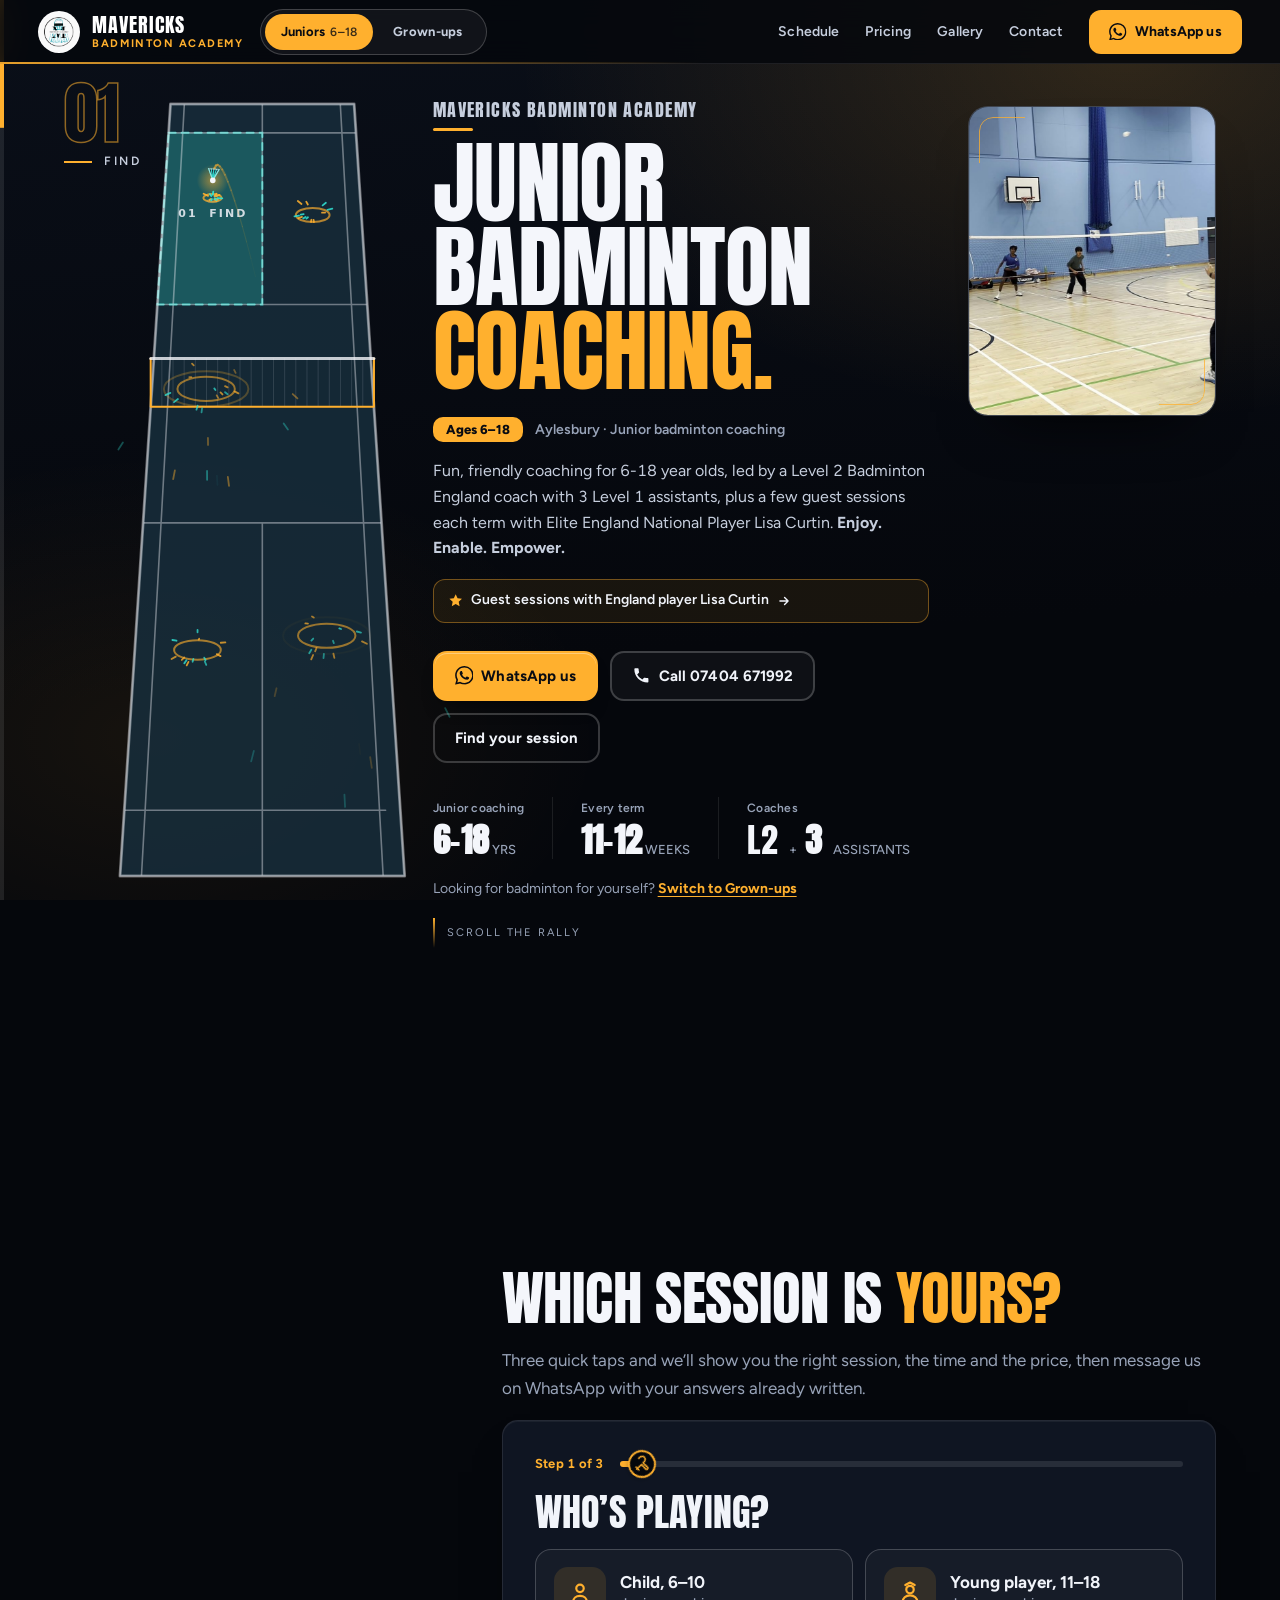
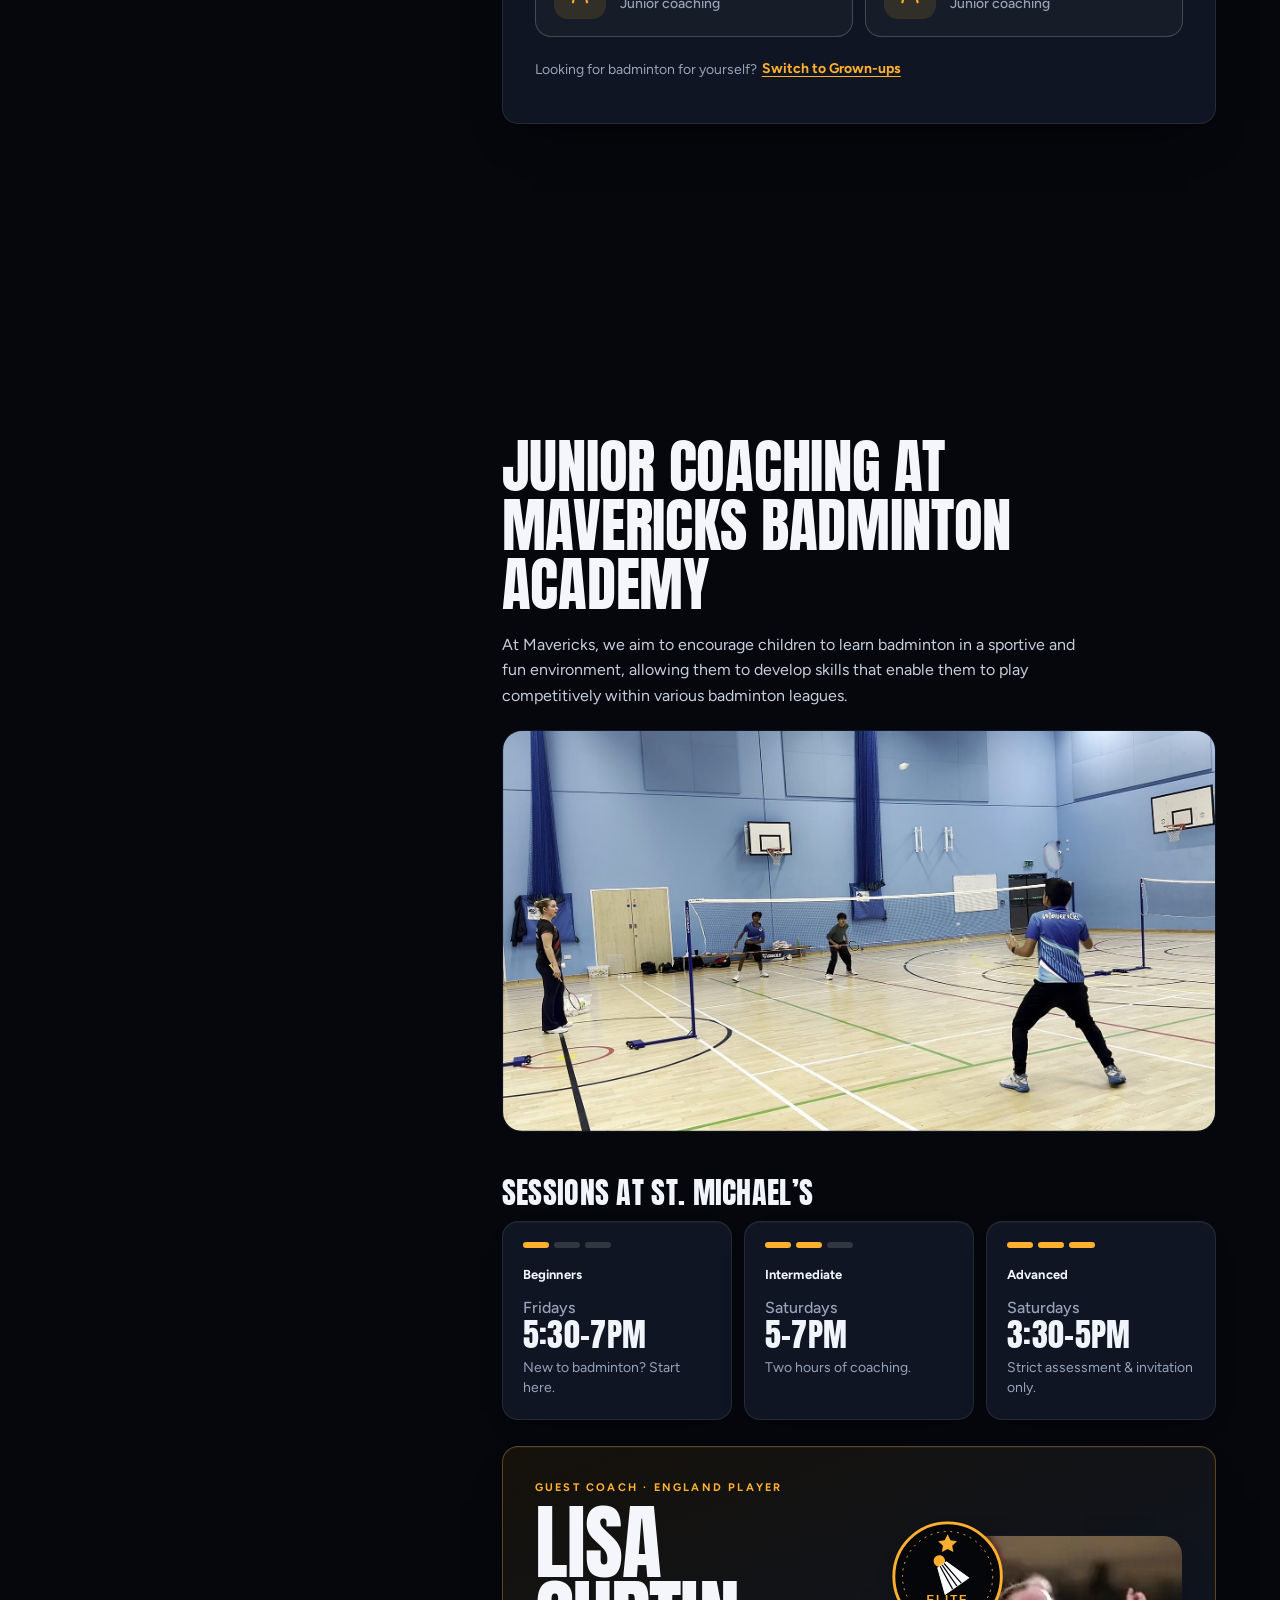
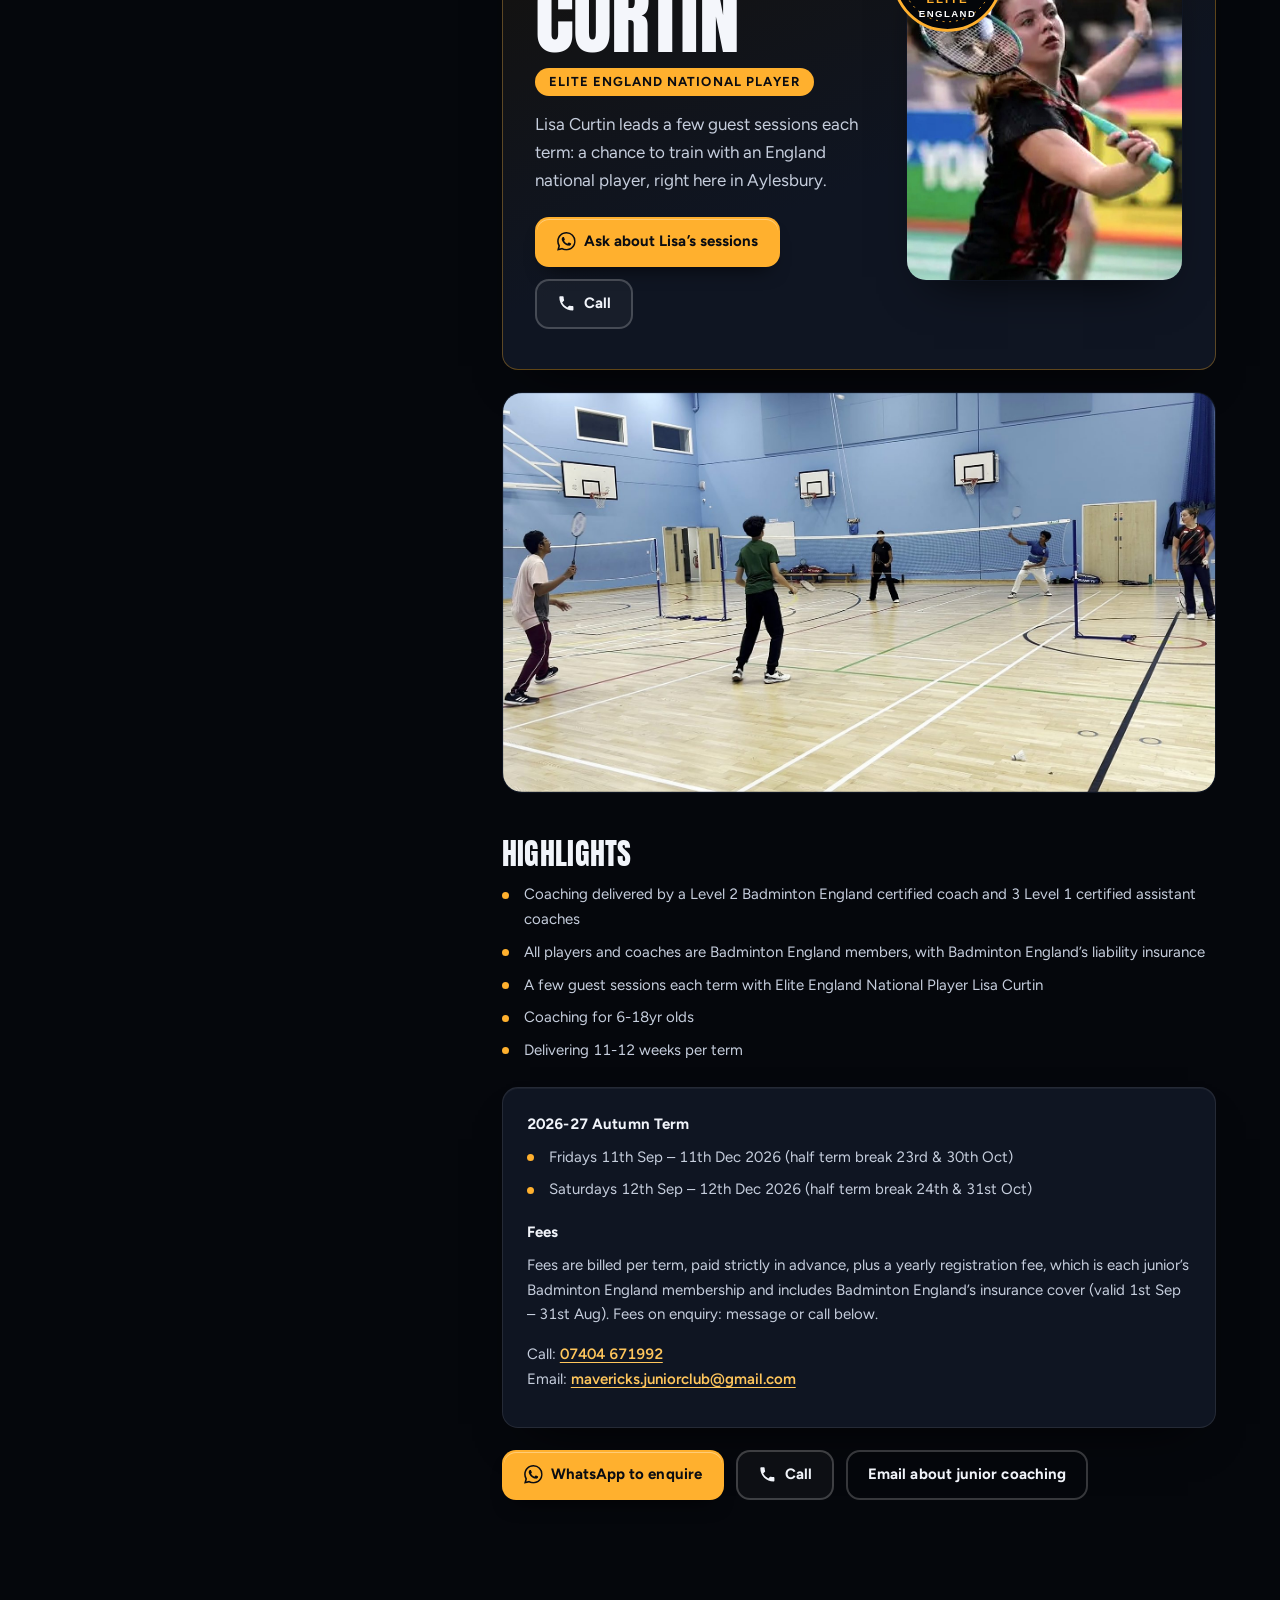
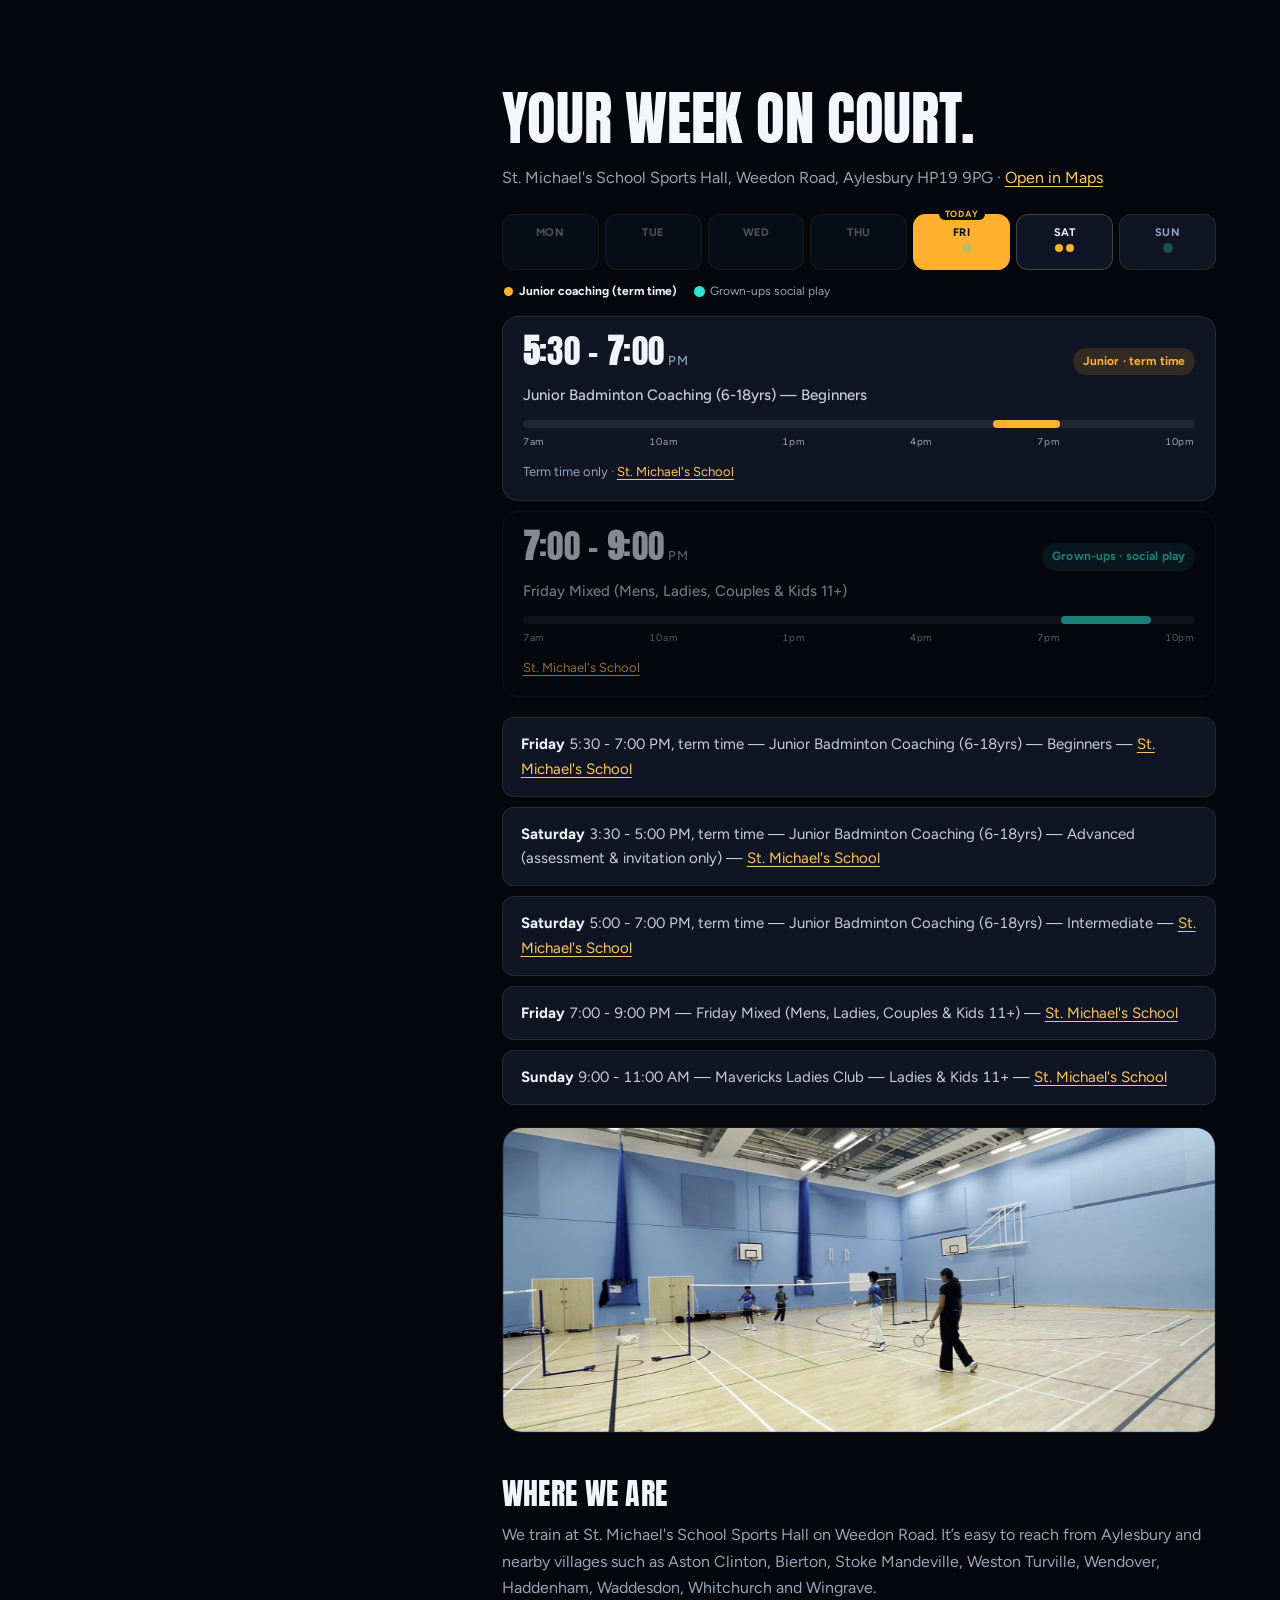
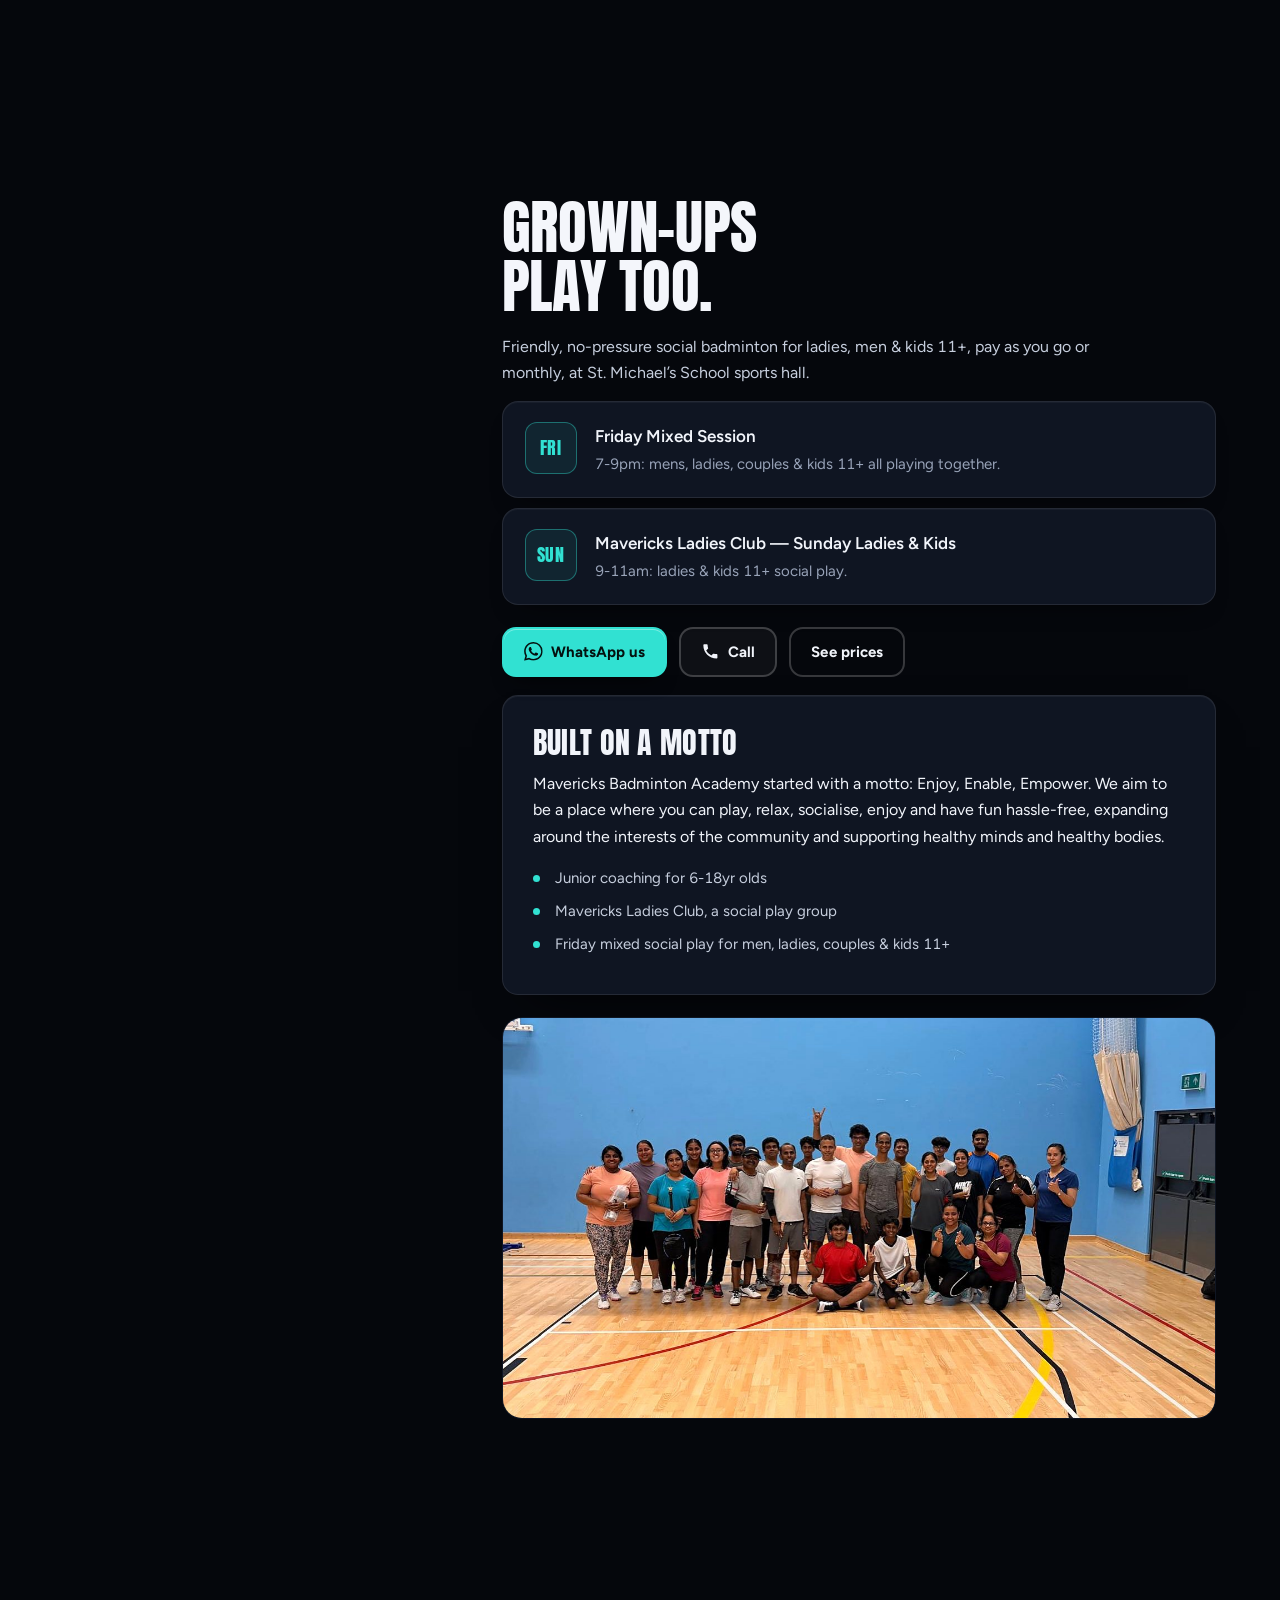
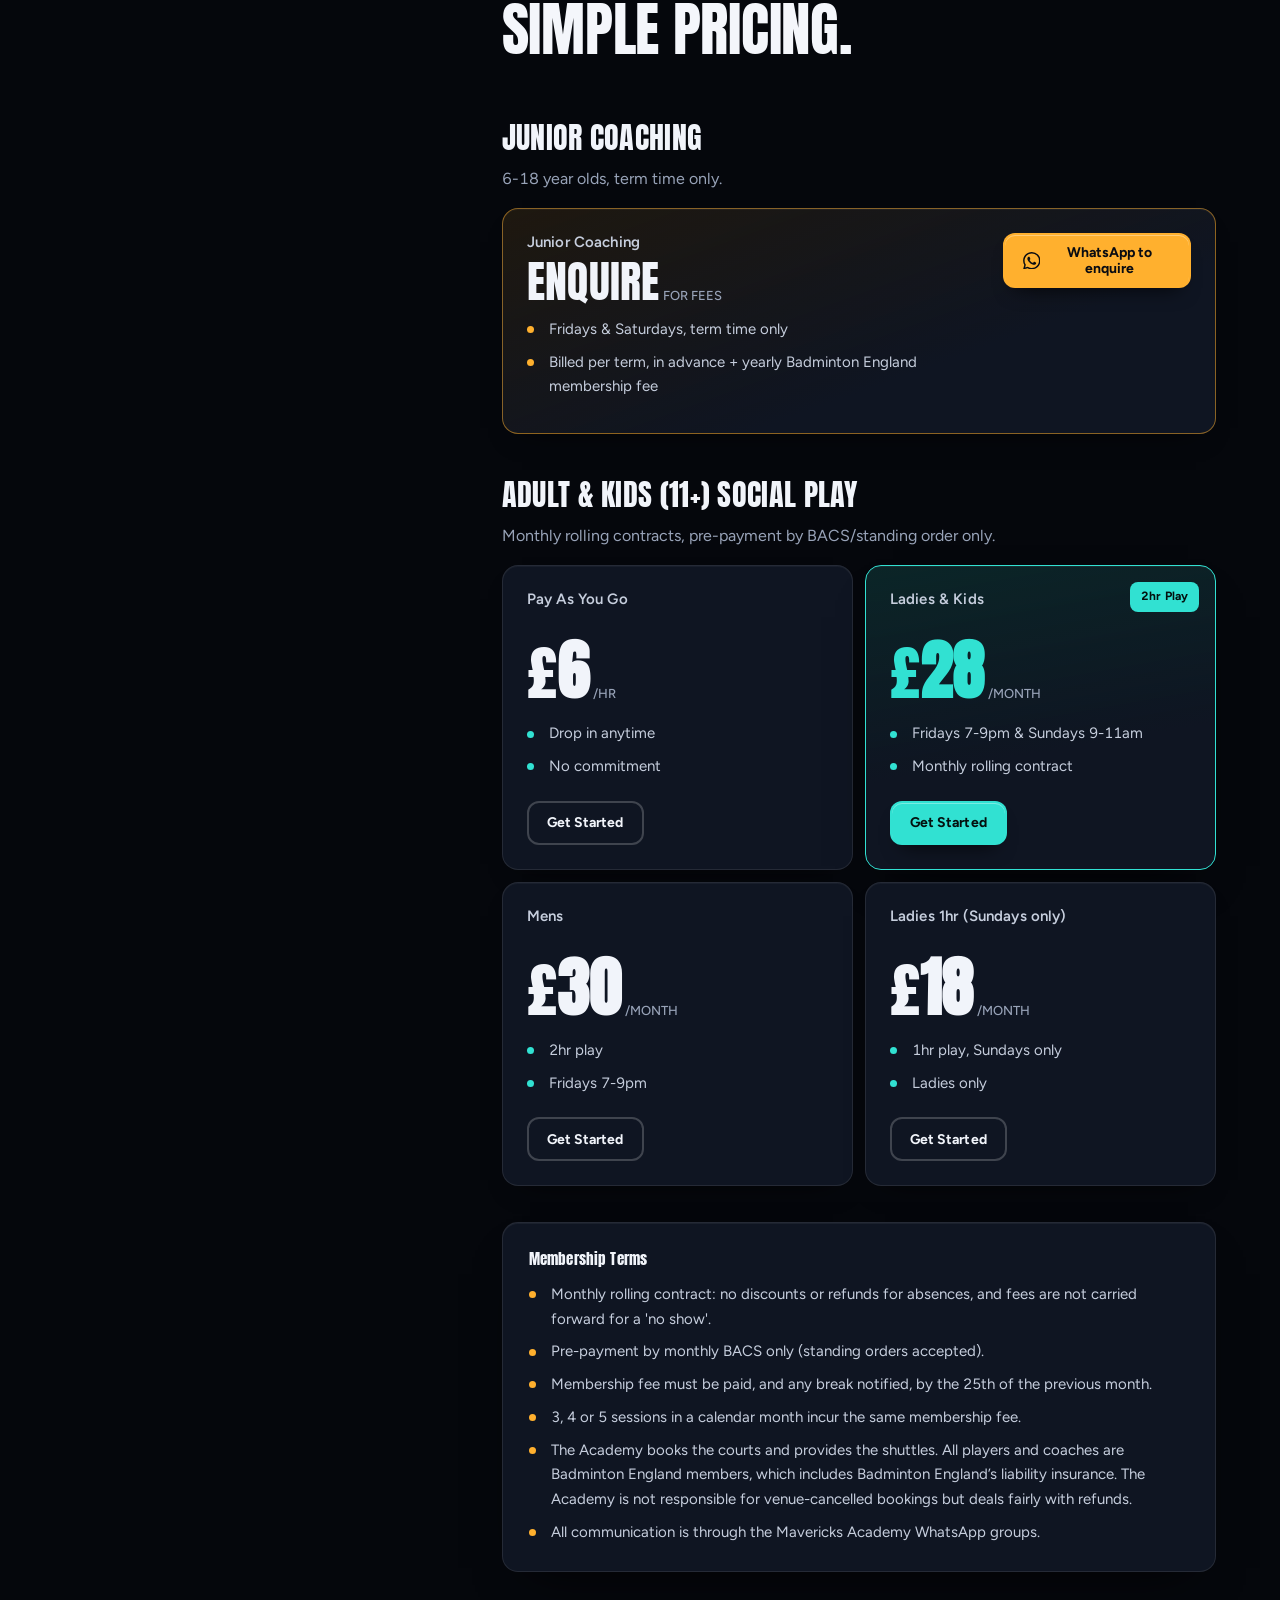
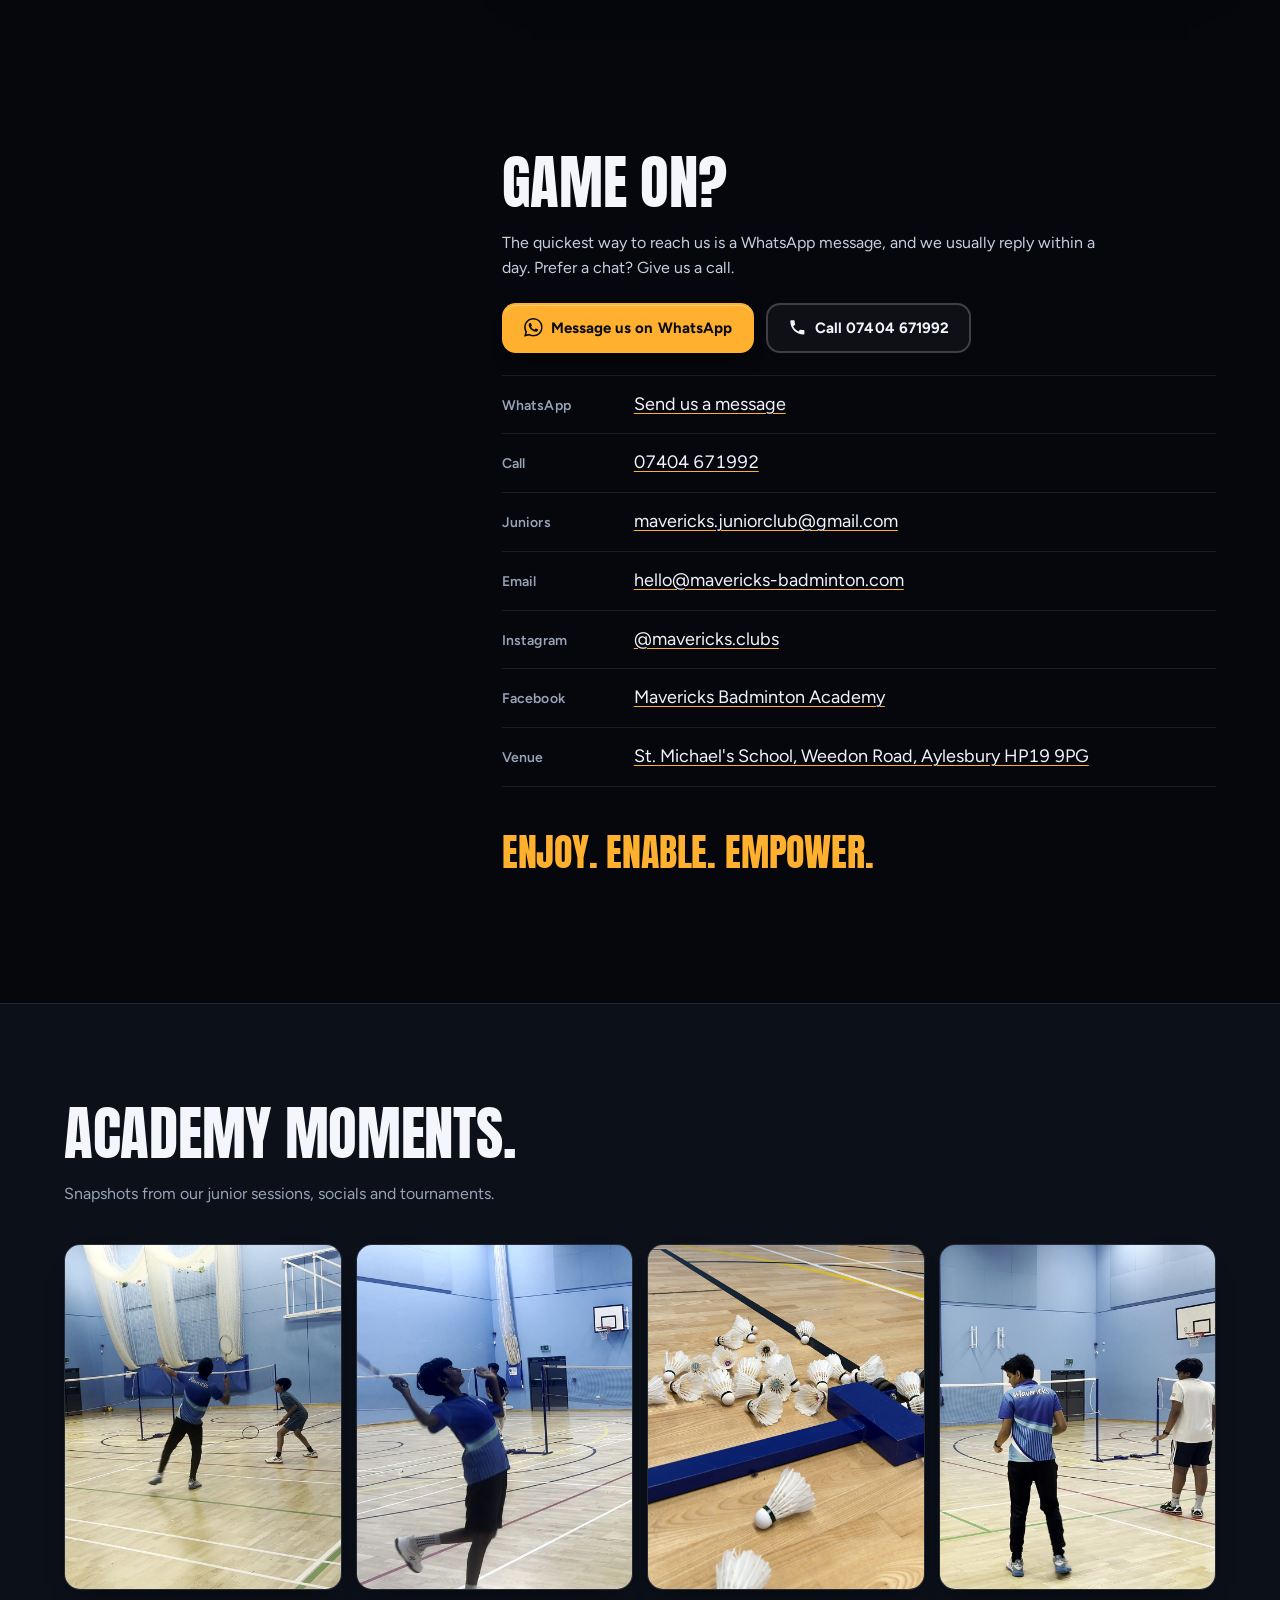
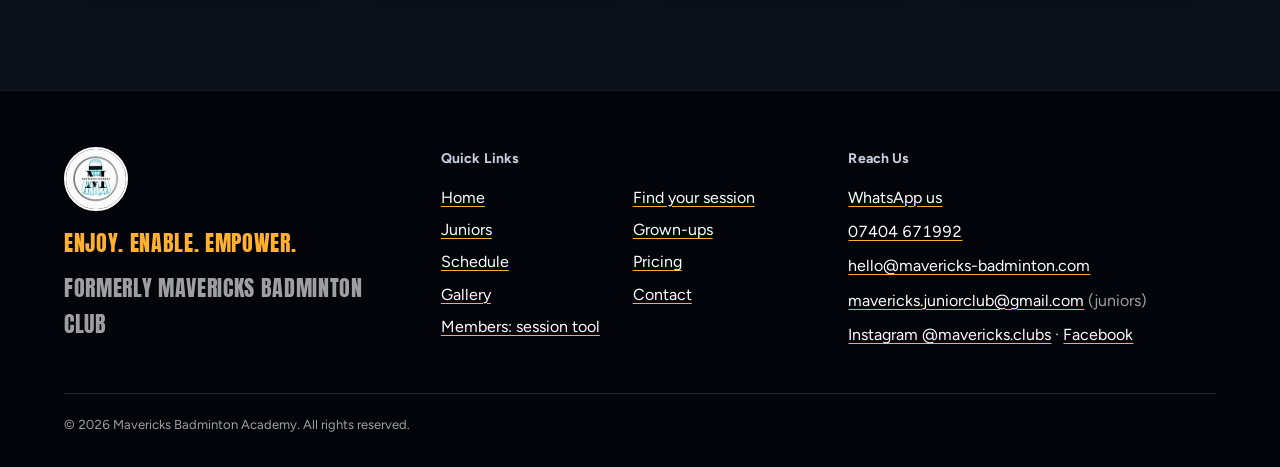
<file: index.html>
<!DOCTYPE html>
<html lang="en-GB" data-theme="dark">
<head>
  <meta charset="UTF-8">
  <meta name="viewport" content="width=device-width, initial-scale=1.0">
  <link rel="canonical" href="https://mavericks-badminton.com/">
  <title>Mavericks Badminton Academy — Junior Badminton Coaching in Aylesbury</title>
  <meta name="description" content="Junior badminton coaching for 6-18 year olds in Aylesbury, led by a Level 2 Badminton England coach. Plus friendly Ladies Club &amp; Friday mixed social play for grown-ups. Enjoy. Enable. Empower.">
  <meta name="theme-color" content="#04060a">
  <meta property="og:type" content="website">
  <meta property="og:site_name" content="Mavericks Badminton Academy">
  <meta property="og:title" content="Mavericks Badminton Academy — Junior Badminton Coaching in Aylesbury">
  <meta property="og:description" content="Junior badminton coaching for 6-18 year olds in Aylesbury, plus friendly Ladies Club and Friday mixed social play. Enjoy. Enable. Empower.">
  <meta property="og:url" content="https://mavericks-badminton.com/">
  <meta property="og:image" content="https://mavericks-badminton.com/images/logo.jpg">
  <meta name="twitter:card" content="summary">
  <meta name="twitter:title" content="Mavericks Badminton Academy">
  <meta name="twitter:image" content="https://mavericks-badminton.com/images/logo.jpg">
  <link rel="icon" href="images/logo.jpg">
  <link rel="preconnect" href="https://fonts.googleapis.com">
  <link rel="preconnect" href="https://fonts.gstatic.com" crossorigin>
  <link href="https://fonts.googleapis.com/css2?family=Anton&family=Figtree:wght@400;500;600;700&display=swap" rel="stylesheet">
  <link rel="stylesheet" href="css/style.css">
  <link rel="stylesheet" href="css/refine.css">
  <script>
    /* Runs before first paint: JS flag + pick the audience (Juniors by default; #grownups link or this tab's last choice). Nothing sensitive is stored. */
    (function () {
      var d = document.documentElement; d.classList.add('js');
      /* ?theme=name in the URL (midnight, dark, teal, royal, forest) overrides the default. Works with or without the picker; stored choices are handled in js/main.js */
      try { var t = new URLSearchParams(location.search).get('theme'); if (t && /^[a-z]{3,12}$/.test(t)) d.setAttribute('data-theme', t); } catch (e) {}
      var a = 'juniors';
      try { if (sessionStorage.getItem('mav-aud') === 'grownups') a = 'grownups'; } catch (e) {}
      if (location.hash === '#grownups') a = 'grownups';
      d.setAttribute('data-aud', a);
    })();
  </script>
  <!-- telephone + email are added to this block by js/main.js from the CONTACT settings -->
  <script type="application/ld+json" id="ld-json">
  {
    "@context": "https://schema.org",
    "@type": "SportsClub",
    "name": "Mavericks Badminton Academy",
    "alternateName": "Mavericks Badminton Club",
    "slogan": "Enjoy. Enable. Empower.",
    "sport": "Badminton",
    "description": "Junior badminton coaching for 6-18 year olds, plus ladies and mixed social badminton in Aylesbury.",
    "logo": "images/logo.jpg",
    "address": {
      "@type": "PostalAddress",
      "addressLocality": "Aylesbury",
      "addressRegion": "Buckinghamshire",
      "addressCountry": "GB"
    },
    "areaServed": "Aylesbury, Buckinghamshire",
    "sameAs": ["https://www.instagram.com/mavericks.clubs/", "https://www.facebook.com/profile.php?id=61596979319617"]
  }
  </script>
</head>
<body>
  <!-- Icons (used with <svg class="ico"><use href="#i-wa"/></svg>) -->
  <svg width="0" height="0" style="position:absolute" aria-hidden="true" focusable="false">
    <symbol id="i-wa" viewBox="0 0 24 24"><path fill="currentColor" d="M17.472 14.382c-.297-.149-1.758-.867-2.03-.967-.273-.099-.471-.148-.67.15-.197.297-.767.966-.94 1.164-.173.199-.347.223-.644.075-.297-.15-1.255-.463-2.39-1.475-.883-.788-1.48-1.761-1.653-2.059-.173-.297-.018-.458.13-.606.134-.133.298-.347.446-.52.149-.174.198-.298.298-.497.099-.198.05-.371-.025-.52-.075-.149-.669-1.612-.916-2.207-.242-.579-.487-.5-.669-.51-.173-.008-.371-.01-.57-.01-.198 0-.52.074-.792.372-.272.297-1.04 1.016-1.04 2.479 0 1.462 1.065 2.875 1.213 3.074.149.198 2.096 3.2 5.077 4.487.709.306 1.262.489 1.694.625.712.227 1.36.195 1.871.118.571-.085 1.758-.719 2.006-1.413.248-.694.248-1.289.173-1.413-.074-.124-.272-.198-.57-.347m-5.421 7.403h-.004a9.87 9.87 0 01-5.031-1.378l-.361-.214-3.741.982.998-3.648-.235-.374a9.86 9.86 0 01-1.51-5.26c.001-5.45 4.436-9.884 9.888-9.884 2.64 0 5.122 1.03 6.988 2.898a9.825 9.825 0 012.893 6.994c-.003 5.45-4.437 9.884-9.885 9.884m8.413-18.297A11.815 11.815 0 0012.05 0C5.495 0 .16 5.335.157 11.892c0 2.096.547 4.142 1.588 5.945L.057 24l6.305-1.654a11.882 11.882 0 005.683 1.448h.005c6.554 0 11.89-5.335 11.893-11.893a11.821 11.821 0 00-3.48-8.413Z"/></symbol>
    <symbol id="i-call" viewBox="0 0 24 24"><path fill="currentColor" d="M6.62 10.79a15.05 15.05 0 006.59 6.59l2.2-2.2a1 1 0 011.02-.24c1.12.37 2.33.57 3.57.57a1 1 0 011 1V20a1 1 0 01-1 1C10.61 21 3 13.39 3 4a1 1 0 011-1h3.5a1 1 0 011 1c0 1.25.2 2.45.57 3.57a1 1 0 01-.25 1.02l-2.2 2.2z"/></symbol>
  </svg>

  <a href="#main" class="skip-link">Skip to content</a>

  <header class="site-header">
    <a href="./" class="brand" aria-label="Mavericks Badminton Academy — home">
      <img src="images/logo.jpg" alt="Mavericks Badminton Academy logo" class="brand-logo" width="40" height="40">
      <span class="brand-name"><b>MAVERICKS</b><i>BADMINTON ACADEMY</i></span>
    </a>

    <!-- Audience switch. Plain links, so it still works without JavaScript (#grownups jumps to the grown-ups section) -->
    <div class="aud" id="aud" role="group" aria-label="Who is this for?">
      <a href="#top" class="aud-opt" data-aud="juniors" aria-current="true">Juniors <small>6&ndash;18</small></a>
      <a href="#grownups" class="aud-opt" data-aud="grownups">Grown-ups</a>
    </div>

    <input type="checkbox" id="nav-toggle" class="nav-toggle" aria-label="Toggle menu">
    <label for="nav-toggle" class="nav-burger" aria-hidden="true"><span></span><span></span></label>
    <nav class="site-nav" aria-label="Main">
      <ul>
        <li><a href="#schedule">Schedule</a></li>
        <li><a href="#join">Pricing</a></li>
        <li class="nav-extra"><a href="#gallery">Gallery</a></li>
        <li><a href="#contact">Contact</a></li>
      </ul>
      <a href="#contact" class="btn btn-wa btn-sm nav-cta" data-wa><svg class="ico" aria-hidden="true"><use href="#i-wa"/></svg><span>WhatsApp us</span></a>
    </nav>
  </header>

  <main id="main">
    <div class="cinema" id="cinema">
      <!-- The sticky stage: top-down court drawn on canvas (decorative) -->
      <div class="stage" aria-hidden="true">
        <canvas id="court"></canvas>
        <div class="hud">
          <div class="hud-num" id="hud-num">00</div>
          <div class="hud-label"><span id="hud-zone">Serve</span></div>
        </div>
        <div class="hud-rail"><span id="hud-bar"></span></div>
      </div>

      <div class="chapters">

        <!-- 00 HERO — two panes, one shown per audience (Juniors by default) -->
        <section class="chapter chapter-hero" data-chapter="0" data-zone="Serve" id="top">
          <div class="chapter-inner">

            <div class="aud-pane" data-for="juniors">
              <figure class="photo-slot hero-photo" data-slot="junior-coaching" style="--ar:4/5"><figcaption>Photo slot · junior-coaching</figcaption></figure>
                          <p class="hero-brand">Mavericks Badminton Academy</p>
              
              <h1 class="display">
                <span class="line">Junior</span>
                <span class="line">Badminton</span>
                <span class="line accent">Coaching.</span>
              </h1>
              <p class="hero-facts"><span class="pill-jr">Ages 6&ndash;18</span> Aylesbury &middot; Junior badminton coaching</p>
              <p class="lead">Fun, friendly coaching for 6-18 year olds, led by a Level 2 Badminton England coach with 3 Level 1 assistants, plus a few guest sessions each term with Elite England National Player Lisa Curtin. <strong>Enjoy. Enable. Empower.</strong></p>
              <a href="#lisa" class="chip-lisa"><svg class="ico-star" viewBox="0 0 24 24" aria-hidden="true"><path fill="currentColor" d="M12 2l2.9 6.3 6.9.8-5.1 4.7 1.4 6.8L12 17.3 5.9 20.6l1.4-6.8L2.2 9.1l6.9-.8z"/></svg> Guest sessions with England player Lisa Curtin <svg class="ico-arrow" viewBox="0 0 24 24" aria-hidden="true"><path fill="none" stroke="currentColor" stroke-width="2.4" stroke-linecap="round" stroke-linejoin="round" d="M5 12h14M13 6l6 6-6 6"/></svg></a>
              <div class="cta-row">
                <a href="#contact" class="btn btn-wa" data-wa="Hi Mavericks Badminton Academy, I'd like to ask about junior badminton coaching."><svg class="ico" aria-hidden="true"><use href="#i-wa"/></svg><span>WhatsApp us</span></a>
                <a href="#contact" class="btn btn-call" data-call><svg class="ico" aria-hidden="true"><use href="#i-call"/></svg><span>Call <span data-text="phone"></span></span></a>
                <a href="#finder" class="btn btn-ghost"><span>Find your session</span></a>
              </div>
              <dl class="stat-row">
                <div><dt>Junior coaching</dt><dd><b data-count="6">6</b>&ndash;<b data-count="18">18</b><small>yrs</small></dd></div>
                <div><dt>Every term</dt><dd><b data-count="11">11</b>&ndash;<b data-count="12">12</b><small>weeks</small></dd></div>
                <div><dt>Coaches</dt><dd>L2 <small>+</small> <b data-count="3">3</b> <small>assistants</small></dd></div>
              </dl>
              <p class="swap-hint">Looking for badminton for yourself? <a href="#grownups" data-aud-go="grownups">Switch to Grown-ups</a></p>
            </div>

            <div class="aud-pane" data-for="grownups">
              <figure class="photo-slot hero-photo" data-slot="venue-hall" style="--ar:4/5"><figcaption>Photo slot · venue-hall</figcaption></figure>
                          <p class="hero-brand">Mavericks Badminton Academy</p>
              
              <h1 class="display">
                <span class="line">Grown-ups</span>
                <span class="line">Play Too.</span>
                <span class="line accent">Come Play.</span>
              </h1>
              <p class="hero-facts"><span class="pill-jr">Grown-ups</span> Aylesbury &middot; Friendly social badminton</p>
              <p class="lead">Relaxed, welcoming social badminton at St. Michael&rsquo;s: the Mavericks Ladies Club on Sunday mornings and our friendly mixed session on Fridays. Pay as you go from &pound;6/hr, or join monthly. <strong>Enjoy. Enable. Empower.</strong></p>
              <div class="cta-row">
                <a href="#contact" class="btn btn-wa" data-wa="Hi Mavericks Badminton Academy, I'd like to ask about the Ladies Club and Friday mixed badminton sessions."><svg class="ico" aria-hidden="true"><use href="#i-wa"/></svg><span>WhatsApp us</span></a>
                <a href="#contact" class="btn btn-call" data-call><svg class="ico" aria-hidden="true"><use href="#i-call"/></svg><span>Call <span data-text="phone"></span></span></a>
                <a href="#finder" class="btn btn-ghost"><span>Find your session</span></a>
              </div>
              <dl class="stat-row">
                <div><dt>Friday mixed</dt><dd>7&ndash;9<small>pm</small></dd></div>
                <div><dt>Ladies Club</dt><dd>Sun <small>9&ndash;11am</small></dd></div>
                <div><dt>Pay as you go</dt><dd>&pound;<b data-count="6">6</b><small>/hr</small></dd></div>
              </dl>
              <p class="swap-hint">Looking for junior coaching (6-18)? <a href="#top" data-aud-go="juniors">Switch to Juniors</a></p>
            </div>

            <a href="#finder" class="scroll-cue" aria-label="Scroll to the session finder"><span></span>Scroll the rally</a>
          </div>
        </section>

        <!-- 01 FINDER -->
        <section class="chapter" id="finder" data-chapter="1" data-zone="Find">
          <div class="chapter-inner">
            <p class="sr-only">Find your session</p>
            <h2 class="h2">Which session is <span class="accent">yours?</span></h2>
            <p class="muted finder-intro">Three quick taps and we&rsquo;ll show you the right session, the time and the price, then message us on WhatsApp with your answers already written.</p>

            <div class="finder glass" id="finder-app" aria-labelledby="finder-title">
              <h3 class="sr-only" id="finder-title">Session finder</h3>
              <div class="finder-ui" hidden></div>

              <!-- No-JS fallback: the same answers as a plain list -->
              <div class="finder-static">
                <h3 class="h3">Who&rsquo;s playing?</h3>
                <ul class="ticks">
                  <li><b>Child aged 6-18:</b> Fridays 5:30-7pm Beginners &middot; Saturdays 5-7pm Intermediate &middot; Saturdays 3:30-5pm Advanced (assessment &amp; invitation only). Fees per term: ask us.</li>
                  <li><b>Women:</b> Friday 7-9pm mixed &middot; Sunday 9-11am Ladies Club. From &pound;6/hr pay as you go.</li>
                  <li><b>Men:</b> Friday 7-9pm mixed. &pound;6/hr pay as you go, or &pound;30/month.</li>
                </ul>
                <p><a class="btn btn-wa btn-sm" href="#contact"><span>See how to contact us</span></a></p>
              </div>
            </div>
          </div>
        </section>

        <!-- 02 JUNIORS -->
        <section class="chapter" id="juniors" data-chapter="2" data-zone="Juniors">
          <div class="chapter-inner">
            <p class="sr-only">Junior coaching &middot; 6-18 yrs</p>
            <h2 class="h2">Junior coaching at<br>Mavericks Badminton Academy</h2>
            <p class="lead">At Mavericks, we aim to encourage children to learn badminton in a sportive and fun environment, allowing them to develop skills that enable them to play competitively within various badminton leagues.</p>

            <!-- PHOTO SLOT "junior-coaching": main junior coaching shot, 16:9 landscape (prominent) -->
            <figure class="photo-slot photo-jr" data-slot="junior-coaching" style="--ar:16/9">
              <figcaption>Photo slot &middot; junior-coaching &middot; 16:9</figcaption>
            </figure>

            <h3 class="h3">Sessions at St. Michael&rsquo;s</h3>
            <div class="levels">
              <article class="card level lv-1 tilt-glow">
                <i class="pips" data-n="1" role="img" aria-label="Level 1 of 3"><b></b><b></b><b></b></i><span class="lv-tag">Beginners</span>
                <h4>Fridays <b>5:30-7pm</b></h4>
                <p>New to badminton? Start here.</p>
              </article>
              <article class="card level lv-2 tilt-glow">
                <i class="pips" data-n="2" role="img" aria-label="Level 2 of 3"><b></b><b></b><b></b></i><span class="lv-tag">Intermediate</span>
                <h4>Saturdays <b>5-7pm</b></h4>
                <p>Two hours of coaching.</p>
              </article>
              <article class="card level lv-3 tilt-glow">
                <i class="pips" data-n="3" role="img" aria-label="Level 3 of 3"><b></b><b></b><b></b></i><span class="lv-tag">Advanced</span>
                <h4>Saturdays <b>3:30-5pm</b></h4>
                <p>Strict assessment &amp; invitation only.</p>
              </article>
            </div>

            <!-- GUEST COACH: Lisa Curtin feature (only the facts already on the site: Elite England National Player, leads special sessions) -->
            <div class="lisa glass" id="lisa">
              <div class="lisa-copy">
                <p class="lisa-eyebrow">Guest coach &middot; England player</p>
                <h3 class="lisa-name">Lisa Curtin</h3>
                <p class="lisa-role">Elite England National Player</p>
                <p class="lisa-line">Lisa Curtin leads a few guest sessions each term: a chance to train with an England national player, right here in Aylesbury.</p>
                <div class="cta-row">
                  <a href="#contact" class="btn btn-wa" data-wa="Hi Mavericks Badminton Academy, I'd like to know about the sessions with Lisa Curtin."><svg class="ico" aria-hidden="true"><use href="#i-wa"/></svg><span>Ask about Lisa&rsquo;s sessions</span></a>
                  <a href="#contact" class="btn btn-call" data-call><svg class="ico" aria-hidden="true"><use href="#i-call"/></svg><span>Call</span></a>
                </div>
              </div>
              <div class="lisa-media">
                <!-- PHOTO SLOT "junior-lisa": Lisa Curtin, portrait 4:5 (large, prominent) -->
                <figure class="photo-slot photo-jr" data-slot="junior-lisa" style="--ar:4/5"><figcaption>Photo slot &middot; junior-lisa &middot; 4:5 portrait &middot; Lisa Curtin</figcaption></figure>
                <svg class="lisa-badge" viewBox="0 0 120 120" role="img" aria-label="Elite England National Player badge">
                  <circle cx="60" cy="60" r="56" fill="var(--hdr-solid)"/>
                  <circle cx="60" cy="60" r="56" fill="none" stroke="var(--jr)" stroke-width="3"/>
                  <circle cx="60" cy="60" r="47" fill="none" stroke="var(--jr)" stroke-width="1" stroke-dasharray="2 5"/>
                  <path fill="var(--jr)" d="M60 16l3 6.2 6.8.9-5 4.7 1.2 6.7L60 31.2l-6 3.3 1.2-6.7-5-4.7 6.8-.9z"/>
                  <g transform="translate(60 56) rotate(-35)" stroke="#fff" stroke-linejoin="round">
                    <circle cx="0" cy="-15" r="6" fill="var(--jr)" stroke="none"/>
                    <path d="M-5.5 -10 L5.5 -10 L15 17 L-15 17 Z" fill="#fff" stroke-width="1"/>
                    <path d="M-2.5 -10 L-5.5 17 M2.5 -10 L5.5 17 M0 -10 V17" fill="none" stroke="var(--hdr-solid)" stroke-width="1.3"/>
                  </g>
                  <text x="60" y="88" text-anchor="middle" font-family="Inter, sans-serif" font-weight="800" font-size="12" letter-spacing="2" fill="var(--jr)">ELITE</text>
                  <text x="60" y="102" text-anchor="middle" font-family="Inter, sans-serif" font-weight="700" font-size="10" letter-spacing="1.5" fill="#fff">ENGLAND</text>
                </svg>
              </div>
            </div>

            <!-- PHOTO SLOT "junior-squad": junior group / squad shot, 16:9 -->
            <figure class="photo-slot photo-jr" data-slot="junior-squad" style="--ar:16/9"><figcaption>Photo slot &middot; junior-squad &middot; 16:9</figcaption></figure>

            <h3 class="h3">Highlights</h3>
            <ul class="ticks">
              <li>Coaching delivered by a Level 2 Badminton England certified coach and 3 Level 1 certified assistant coaches</li>
              <li>All players and coaches are Badminton England members, with Badminton England&rsquo;s liability insurance</li>
              <li>A few guest sessions each term with Elite England National Player Lisa Curtin</li>
              <li>Coaching for 6-18yr olds</li>
              <li>Delivering 11-12 weeks per term</li>
            </ul>

            <div class="terms-box glass">
              <h4>2026-27 Autumn Term</h4>
              <ul class="ticks">
                <li>Fridays 11th Sep &ndash; 11th Dec 2026 (half term break 23rd &amp; 30th Oct)</li>
                <li>Saturdays 12th Sep &ndash; 12th Dec 2026 (half term break 24th &amp; 31st Oct)</li>
              </ul>
              <h4>Fees</h4>
              <p>Fees are billed per term, paid strictly in advance, plus a yearly registration fee, which is each junior&rsquo;s Badminton England membership and includes Badminton England&rsquo;s insurance cover (valid 1st Sep &ndash; 31st Aug). Fees on enquiry: message or call below.</p>
              <p class="junior-contact">
                Call: <a href="#contact" data-call data-text="phone"></a><br>
                Email: <a href="#contact" data-mailto="juniorEmail" data-text="juniorEmail"></a>
              </p>
            </div>
            <div class="cta-row">
              <a href="#contact" class="btn btn-wa" data-wa="Hi Mavericks Badminton Academy, I'd like to enquire about junior badminton coaching (fees and space this term)."><svg class="ico" aria-hidden="true"><use href="#i-wa"/></svg><span>WhatsApp to enquire</span></a>
              <a href="#contact" class="btn btn-call" data-call><svg class="ico" aria-hidden="true"><use href="#i-call"/></svg><span>Call</span></a>
              <a href="#contact" class="btn btn-ghost" data-mailto="juniorEmail" data-subject="Junior coaching enquiry"><span>Email about junior coaching</span></a>
            </div>
          </div>
        </section>

        <!-- 03 SCHEDULE -->
        <section class="chapter" id="schedule" data-chapter="3" data-zone="Schedule">
          <div class="chapter-inner">
            <p class="sr-only">Weekly schedule</p>
            <h2 class="h2">Your week on court.</h2>
            <p class="muted">St. Michael&#39;s School Sports Hall, Weedon Road, Aylesbury HP19 9PG &middot; <a href="https://maps.app.goo.gl/BkREnDt3v22gYq8x8" target="_blank" rel="noopener">Open in Maps</a></p>

            <!-- Interactive strip (built by JS); the list below is the no-JS fallback and the data source -->
            <div class="week" id="week" hidden></div>
            <ul class="sched-list" id="sched-data">
              <li data-day="5" data-start="17:30" data-end="19:00" data-kind="junior" data-title="Junior Badminton Coaching (6-18yrs) — Beginners"><b>Friday</b> 5:30 - 7:00 PM, term time — Junior Badminton Coaching (6-18yrs) — Beginners — <a href="https://maps.app.goo.gl/BkREnDt3v22gYq8x8" target="_blank" rel="noopener">St. Michael&#39;s School</a></li>
              <li data-day="6" data-start="15:30" data-end="17:00" data-kind="junior" data-title="Junior Badminton Coaching (6-18yrs) — Advanced (assessment &amp; invitation only)"><b>Saturday</b> 3:30 - 5:00 PM, term time — Junior Badminton Coaching (6-18yrs) — Advanced (assessment &amp; invitation only) — <a href="https://maps.app.goo.gl/BkREnDt3v22gYq8x8" target="_blank" rel="noopener">St. Michael&#39;s School</a></li>
              <li data-day="6" data-start="17:00" data-end="19:00" data-kind="junior" data-title="Junior Badminton Coaching (6-18yrs) — Intermediate"><b>Saturday</b> 5:00 - 7:00 PM, term time — Junior Badminton Coaching (6-18yrs) — Intermediate — <a href="https://maps.app.goo.gl/BkREnDt3v22gYq8x8" target="_blank" rel="noopener">St. Michael&#39;s School</a></li>
              <li data-day="5" data-start="19:00" data-end="21:00" data-kind="adult" data-title="Friday Mixed (Mens, Ladies, Couples &amp; Kids 11+)"><b>Friday</b> 7:00 - 9:00 PM — Friday Mixed (Mens, Ladies, Couples &amp; Kids 11+) — <a href="https://maps.app.goo.gl/BkREnDt3v22gYq8x8" target="_blank" rel="noopener">St. Michael&#39;s School</a></li>
              <li data-day="0" data-start="09:00" data-end="11:00" data-kind="adult" data-title="Mavericks Ladies Club — Ladies &amp; Kids 11+"><b>Sunday</b> 9:00 - 11:00 AM — Mavericks Ladies Club — Ladies &amp; Kids 11+ — <a href="https://maps.app.goo.gl/BkREnDt3v22gYq8x8" target="_blank" rel="noopener">St. Michael&#39;s School</a></li>
            </ul>

            <!-- PHOTO SLOT "venue-hall": St. Michael's sports hall, landscape 21:9 -->
            <figure class="photo-slot" data-slot="venue-hall" style="--ar:21/9">
              <figcaption>Photo slot &middot; venue-hall &middot; 21:9</figcaption>
            </figure>

            <h3 class="h3">Where we are</h3>
            <p class="muted">We train at St. Michael&#39;s School Sports Hall on Weedon Road. It&rsquo;s easy to reach from Aylesbury and nearby villages such as Aston Clinton, Bierton, Stoke Mandeville, Weston Turville, Wendover, Haddenham, Waddesdon, Whitchurch and Wingrave.</p>
          </div>
        </section>

        <!-- 04 GROWN-UPS (anchor: #grownups) -->
        <section class="chapter" id="grownups" data-chapter="4" data-zone="Grown-ups">
          <div class="chapter-inner">
            <p class="sr-only">Grown-ups</p>
            <h2 class="h2">Grown-ups<br>play too.</h2>
            <p class="lead">Friendly, no-pressure social badminton for ladies, men &amp; kids 11+, pay as you go or monthly, at St. Michael&rsquo;s School sports hall.</p>
            <div class="stack">
              <article class="card tilt-glow prog">
                <span class="prog-tag">Fri</span>
                <div>
                  <h4>Friday Mixed Session</h4>
                  <p>7-9pm: mens, ladies, couples &amp; kids 11+ all playing together.</p>
                </div>
              </article>
              <article class="card tilt-glow prog">
                <span class="prog-tag">Sun</span>
                <div>
                  <h4>Mavericks Ladies Club &mdash; Sunday Ladies &amp; Kids</h4>
                  <p>9-11am: ladies &amp; kids 11+ social play.</p>
                </div>
              </article>
            </div>
            <div class="cta-row">
              <a href="#contact" class="btn btn-wa" data-wa="Hi Mavericks Badminton Academy, I'd like to ask about the Ladies Club and Friday mixed badminton sessions."><svg class="ico" aria-hidden="true"><use href="#i-wa"/></svg><span>WhatsApp us</span></a>
              <a href="#contact" class="btn btn-call" data-call><svg class="ico" aria-hidden="true"><use href="#i-call"/></svg><span>Call</span></a>
              <a href="#join" class="btn btn-ghost"><span>See prices</span></a>
            </div>

            <div class="panel glass">
              <h3 class="h3 h3-first">Built on a motto</h3>
              <p>Mavericks Badminton Academy started with a motto: Enjoy, Enable, Empower. We aim to be a place where you can play, relax, socialise, enjoy and have fun hassle-free, expanding around the interests of the community and supporting healthy minds and healthy bodies.</p>
              <ul class="ticks">
                <li>Junior coaching for 6-18yr olds</li>
                <li>Mavericks Ladies Club, a social play group</li>
                <li>Friday mixed social play for men, ladies, couples &amp; kids 11+</li>
              </ul>
            </div>
            <!-- PHOTO SLOT "about-club": team / evening group shot, landscape 16:9 -->
            <figure class="photo-slot" data-slot="about-club" style="--ar:16/9">
              <figcaption>Photo slot &middot; about-club &middot; 16:9</figcaption>
            </figure>
          </div>
        </section>

        <!-- 05 PRICING (the two groups swap order with the audience) -->
        <section class="chapter" id="join" data-chapter="5" data-zone="Pricing">
          <div class="chapter-inner">
            <p class="sr-only">Fees &amp; membership</p>
            <h2 class="h2">Simple pricing.</h2>

            <div class="price-group" id="price-jr">
              <h3 class="h3">Junior coaching</h3>
              <p class="muted">6-18 year olds, term time only.</p>
              <article class="card price price-wide price-jr tilt-glow">
                <div>
                  <h4>Junior Coaching</h4>
                  <p class="amount amount-sm">Enquire<small>for fees</small></p>
                  <ul class="ticks"><li>Fridays &amp; Saturdays, term time only</li><li>Billed per term, in advance + yearly Badminton England membership fee</li></ul>
                </div>
                <a href="#contact" class="btn btn-wa btn-sm" data-wa="Hi Mavericks Badminton Academy, I'd like to enquire about junior coaching fees."><svg class="ico" aria-hidden="true"><use href="#i-wa"/></svg><span>WhatsApp to enquire</span></a>
              </article>
            </div>

            <div class="price-group" id="price-ad">
              <h3 class="h3">Adult &amp; Kids (11+) Social Play</h3>
              <p class="muted">Monthly rolling contracts, pre-payment by BACS/standing order only.</p>
              <div class="price-grid">
                <article class="card price tilt-glow">
                  <h4>Pay As You Go</h4>
                  <p class="amount">£<b data-count="6">6</b><small>/hr</small></p>
                  <ul class="ticks"><li>Drop in anytime</li><li>No commitment</li></ul>
                  <a href="#contact" class="btn btn-ghost btn-sm" data-wa="Hi Mavericks Badminton Academy, I'd like to come along to a pay-as-you-go session (£6/hr)."><span>Get Started</span></a>
                </article>
                <article class="card price featured tilt-glow">
                  <span class="badge">2hr Play</span>
                  <h4>Ladies &amp; Kids</h4>
                  <p class="amount">£<b data-count="28">28</b><small>/month</small></p>
                  <ul class="ticks"><li>Fridays 7-9pm &amp; Sundays 9-11am</li><li>Monthly rolling contract</li></ul>
                  <a href="#contact" class="btn btn-wa btn-sm" data-wa="Hi Mavericks Badminton Academy, I'm interested in the Ladies & Kids monthly membership (£28/month). How do I join?"><span>Get Started</span></a>
                </article>
                <article class="card price tilt-glow">
                  <h4>Mens</h4>
                  <p class="amount">£<b data-count="30">30</b><small>/month</small></p>
                  <ul class="ticks"><li>2hr play</li><li>Fridays 7-9pm</li></ul>
                  <a href="#contact" class="btn btn-ghost btn-sm" data-wa="Hi Mavericks Badminton Academy, I'm interested in the Mens monthly membership (£30/month). How do I join?"><span>Get Started</span></a>
                </article>
                <article class="card price tilt-glow">
                  <h4>Ladies 1hr (Sundays only)</h4>
                  <p class="amount">£<b data-count="18">18</b><small>/month</small></p>
                  <ul class="ticks"><li>1hr play, Sundays only</li><li>Ladies only</li></ul>
                  <a href="#contact" class="btn btn-ghost btn-sm" data-wa="Hi Mavericks Badminton Academy, I'm interested in the Ladies 1hr (Sundays only) membership (£18/month). How do I join?"><span>Get Started</span></a>
                </article>
              </div>
            </div>

            <div class="terms glass">
              <h3 class="h3">Membership Terms</h3>
              <ul class="ticks">
                <li>Monthly rolling contract: no discounts or refunds for absences, and fees are not carried forward for a 'no show'.</li>
                <li>Pre-payment by monthly BACS only (standing orders accepted).</li>
                <li>Membership fee must be paid, and any break notified, by the 25th of the previous month.</li>
                <li>3, 4 or 5 sessions in a calendar month incur the same membership fee.</li>
                <li>The Academy books the courts and provides the shuttles. All players and coaches are Badminton England members, which includes Badminton England&rsquo;s liability insurance. The Academy is not responsible for venue-cancelled bookings but deals fairly with refunds.</li>
                <li>All communication is through the Mavericks Academy WhatsApp groups.</li>
              </ul>
            </div>
          </div>
        </section>

        <!-- 06 CONTACT -->
        <section class="chapter" id="contact" data-chapter="6" data-zone="Contact">
          <div class="chapter-inner">
            <p class="sr-only">Get in touch</p>
            <h2 class="h2">Game on?</h2>
            <p class="lead">The quickest way to reach us is a WhatsApp message, and we usually reply within a day. Prefer a chat? Give us a call.</p>
            <div class="cta-row">
              <a href="#contact" class="btn btn-wa" data-wa><svg class="ico" aria-hidden="true"><use href="#i-wa"/></svg><span>Message us on WhatsApp</span></a>
              <a href="#contact" class="btn btn-call" data-call><svg class="ico" aria-hidden="true"><use href="#i-call"/></svg><span>Call <span data-text="phone"></span></span></a>
            </div>
            <noscript><p class="muted">Our contact buttons need JavaScript. You can also find us on <a href="https://www.instagram.com/mavericks.clubs/" target="_blank" rel="noopener">Instagram @mavericks.clubs</a> and <a href="https://www.facebook.com/profile.php?id=61596979319617" target="_blank" rel="noopener">Facebook</a>.</p></noscript>
            <ul class="contact-list">
              <li><span>WhatsApp</span> <a href="#contact" data-wa>Send us a message</a></li>
              <li><span>Call</span> <a href="#contact" data-call data-text="phone"></a></li>
              <li><span>Juniors</span> <a href="#contact" data-mailto="juniorEmail" data-text="juniorEmail"></a></li>
              <li><span>Email</span> <a href="#contact" data-mailto="email" data-text="email"></a></li>
              <li><span>Instagram</span> <a href="https://www.instagram.com/mavericks.clubs/" target="_blank" rel="noopener">@mavericks.clubs</a></li>
              <li><span>Facebook</span> <a href="https://www.facebook.com/profile.php?id=61596979319617" target="_blank" rel="noopener">Mavericks Badminton Academy</a></li>
              <li><span>Venue</span> <a href="https://maps.app.goo.gl/BkREnDt3v22gYq8x8" target="_blank" rel="noopener">St. Michael&#39;s School, Weedon Road, Aylesbury HP19 9PG</a></li>
            </ul>
            <p class="motto-end">Enjoy. Enable. Empower.</p>
          </div>
        </section>

      </div>
    </div>

    <!-- GALLERY (outside the sticky cinema). Built by js/main.js from the "gallery" list in images/photos/photos.json -->
    <section class="gallery" id="gallery">
      <div class="gallery-head">
        <p class="sr-only">Gallery</p>
        <h2 class="h2">Academy moments.</h2>
        <p class="muted">Snapshots from our junior sessions, socials and tournaments.</p>
      </div>
      <div class="gallery-grid" id="gallery-grid" data-n="0"></div>
    </section>
  </main>

  <footer class="site-footer">
    <div class="footer-inner">
      <div class="footer-brand">
        <img src="images/logo.jpg" alt="Mavericks Badminton Academy logo" class="footer-logo" width="64" height="64">
        <p>Enjoy. Enable. Empower.</p>
        <p class="muted">Formerly Mavericks Badminton Club</p>
      </div>
      <div class="footer-links">
        <h4>Quick Links</h4>
        <ul>
          <li><a href="./">Home</a></li>
          <li><a href="#finder">Find your session</a></li>
          <li><a href="#juniors">Juniors</a></li>
          <li><a href="#grownups">Grown-ups</a></li>
          <li><a href="#schedule">Schedule</a></li>
          <li><a href="#join">Pricing</a></li>
          <li><a href="#gallery">Gallery</a></li>
          <li><a href="#contact">Contact</a></li>
          <li><a href="tools/session-manager.html">Members: session tool</a></li>
        </ul>
      </div>
      <div class="footer-contact">
        <h4>Reach Us</h4>
        <p><a href="#contact" data-wa>WhatsApp us</a></p>
        <p><a href="#contact" data-call data-text="phone"></a></p>
        <p><a href="#contact" data-mailto="email" data-text="email"></a></p>
        <p><a href="#contact" data-mailto="juniorEmail" data-text="juniorEmail"></a> <span class="muted">(juniors)</span></p>
        <p class="social-row">
          <a href="https://www.instagram.com/mavericks.clubs/" target="_blank" rel="noopener">Instagram @mavericks.clubs</a> &middot;
          <a href="https://www.facebook.com/profile.php?id=61596979319617" target="_blank" rel="noopener">Facebook</a>
        </p>
      </div>
    </div>
    <div class="footer-bottom">
      <p>&copy; 2026 Mavericks Badminton Academy. All rights reserved.</p>
    </div>
  </footer>

  <!-- Photo viewer for the gallery (opened by js/main.js) -->
  <dialog class="lightbox" id="lightbox" aria-label="Photo viewer">
    <button type="button" class="lb-close" aria-label="Close photo">&times;</button>
    <button type="button" class="lb-nav lb-prev" aria-label="Previous photo">&lsaquo;</button>
    <figure class="lb-fig"><img alt="" id="lb-img"><figcaption id="lb-cap"></figcaption></figure>
    <button type="button" class="lb-nav lb-next" aria-label="Next photo">&rsaquo;</button>
  </dialog>

  <!-- Mobile quick actions -->
  <div class="dock" id="dock" aria-label="Quick actions">
    <a href="#contact" class="dock-wa" data-wa><svg class="ico" aria-hidden="true"><use href="#i-wa"/></svg>WhatsApp</a>
    <a href="#contact" class="dock-call" data-call><svg class="ico" aria-hidden="true"><use href="#i-call"/></svg>Call</a>
  </div>

  <script src="js/main.js" defer></script>
</body>
</html>
</file>
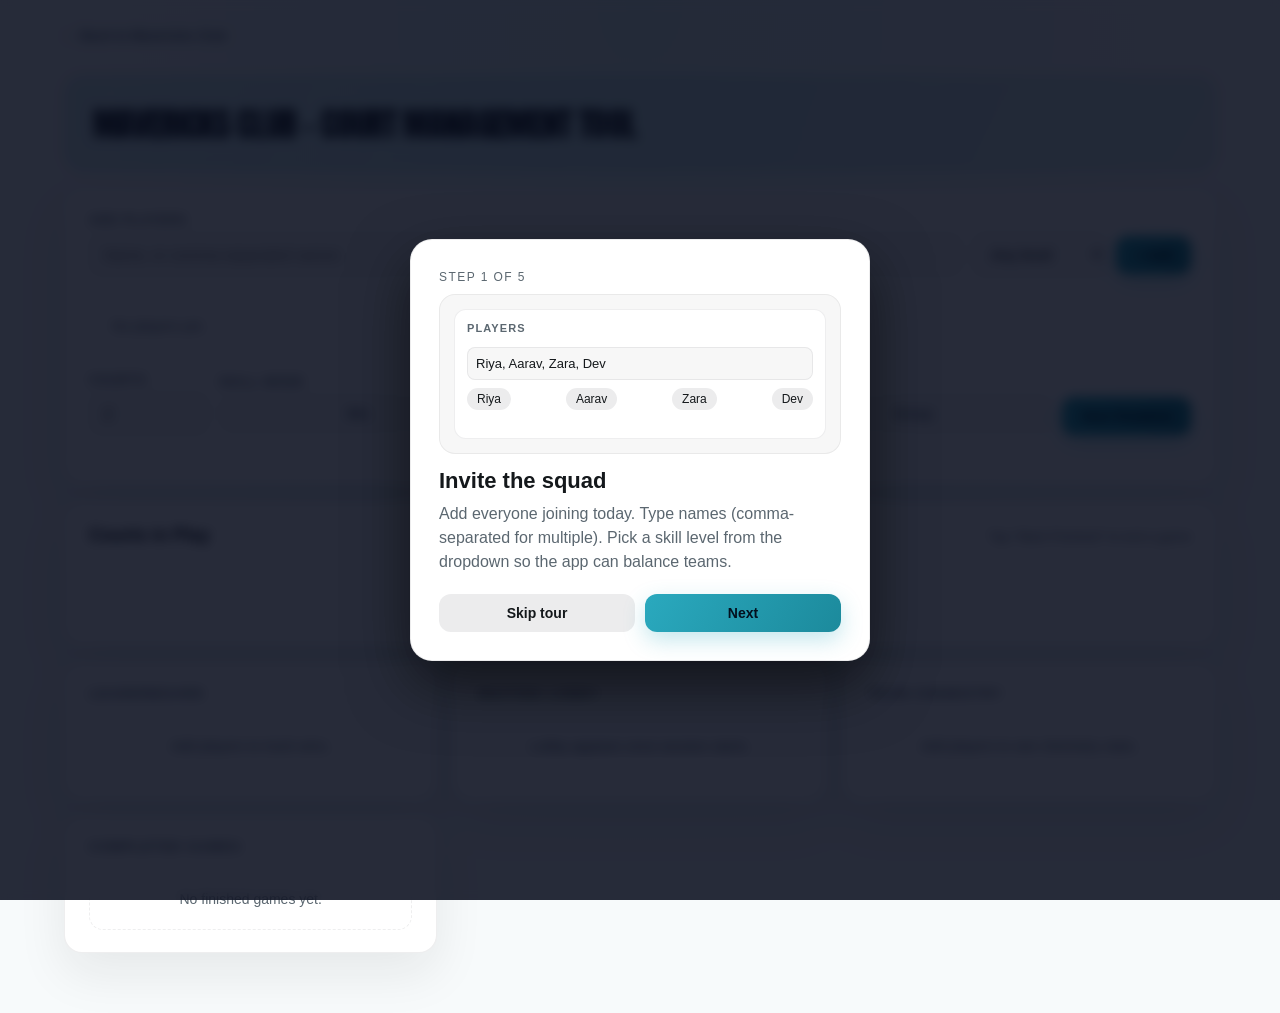
<file: tools/session-manager.html>
<!DOCTYPE html>
<html lang="en">
<meta name="robots" content="noindex">

<head>
  <meta charset="UTF-8">
  <title>Badminton Flow Manager | Mavericks Club</title>
  <meta name="viewport" content="width=device-width, initial-scale=1.0">
  <link rel="icon" href="../images/logo.jpg">
  <link rel="preconnect" href="https://fonts.googleapis.com">
  <link rel="preconnect" href="https://fonts.gstatic.com" crossorigin>
  <link href="https://fonts.googleapis.com/css2?family=Anton&display=swap" rel="stylesheet">
  <style>
    .back-link {
      display: inline-block;
      margin-bottom: 14px;
      color: var(--muted);
      text-decoration: none;
      font-size: 13px;
      font-weight: 700;
    }

    .back-link:hover {
      color: var(--accent);
    }

    header h1 {
      font-family: 'Anton', Impact, sans-serif;
      font-weight: 400;
      letter-spacing: 0.02em;
      text-transform: uppercase;
    }

    :root {
      --bg: #f7fafb;
      --card: #ffffff;
      --card2: #f2f6f7;
      --border: rgba(20, 24, 27, 0.07);
      --accent: #2aa9be;
      --green: #1c8a9c;
      --text: #14181b;
      --muted: #5b6770;
      --danger: #f97316;
      --shadow: 0 20px 50px rgba(20, 24, 27, 0.08);

      --sb-beg: #22c55e;
      --sb-int: #3b82f6;
      --sb-adv: #f97316;
      --sb-exp: #a855f7;
    }

    * {
      box-sizing: border-box;
      margin: 0;
      padding: 0;
    }

    body {
      min-height: 100vh;
      background: radial-gradient(ellipse at top, #e4f6f9 0%, var(--bg) 60%);
      font-family: -apple-system, BlinkMacSystemFont, "Segoe UI", Roboto, Helvetica, Arial, sans-serif;
      color: var(--text);
      padding: 28px 5% 60px;
    }

    body.tour-locked {
      overflow: hidden;
    }

    .app {
      display: flex;
      flex-direction: column;
      gap: 18px;
    }

    /* ── header ── */
    header {
      background: linear-gradient(120deg, rgba(42, 169, 190, 0.15), rgba(28, 138, 156, 0.10));
      border: 1px solid var(--border);
      border-radius: 20px;
      padding: 22px 28px;
      display: flex;
      justify-content: space-between;
      align-items: center;
      flex-wrap: wrap;
      gap: 12px;
    }

    header h1 {
      font-size: clamp(22px, 4vw, 34px);
      letter-spacing: -0.02em;
    }

    header h1 span {
      color: var(--accent);
    }

    .session-stats {
      display: flex;
      gap: 10px;
      flex-wrap: wrap;
    }

    .stat-chip {
      padding: 6px 14px;
      border-radius: 999px;
      background: rgba(20, 24, 27, 0.06);
      border: 1px solid var(--border);
      font-size: 13px;
      color: var(--muted);
    }

    .stat-chip strong {
      color: var(--text);
    }

    /* ── card ── */
    .card {
      background: var(--card);
      border-radius: 18px;
      padding: 22px 24px;
      border: 1px solid var(--border);
      box-shadow: var(--shadow);
    }

    .card-title {
      font-size: 13px;
      font-weight: 700;
      text-transform: uppercase;
      letter-spacing: 0.1em;
      color: var(--muted);
      margin-bottom: 14px;
    }

    /* ── setup section ── */
    .setup-card {
      display: flex;
      flex-direction: column;
      gap: 16px;
    }

    .setup-card.compact .chip-list {
      display: none;
    }

    .setup-card.compact .session-row {
      display: none;
    }

    .add-row {
      display: grid;
      grid-template-columns: 1fr auto auto;
      gap: 10px;
      align-items: center;
    }

    .session-row {
      display: grid;
      grid-template-columns: 120px 1fr auto;
      gap: 10px;
      align-items: center;
    }

    input[type="text"],
    input[type="number"],
    select {
      padding: 12px 14px;
      border-radius: 12px;
      border: 1px solid rgba(20, 24, 27, 0.12);
      background: rgba(20, 24, 27, 0.04);
      color: var(--text);
      font-size: 15px;
      font-family: inherit;
      transition: border 0.2s;
      width: 100%;
    }

    select option {
      background: #ffffff;
    }

    input:focus,
    select:focus {
      outline: none;
      border-color: var(--accent);
      box-shadow: 0 0 0 3px rgba(42, 169, 190, 0.18);
    }

    label {
      font-size: 12px;
      font-weight: 600;
      text-transform: uppercase;
      letter-spacing: 0.1em;
      color: var(--muted);
      display: block;
      margin-bottom: 5px;
    }

    button {
      border: none;
      border-radius: 12px;
      padding: 11px 18px;
      font-size: 14px;
      font-weight: 700;
      cursor: pointer;
      transition: transform 0.12s, opacity 0.2s;
      font-family: inherit;
    }

    button:disabled {
      opacity: 0.38;
      cursor: not-allowed;
      transform: none !important;
    }

    button:hover:not(:disabled) {
      transform: translateY(-1px);
    }

    .btn-accent {
      background: linear-gradient(120deg, var(--accent), var(--green));
      color: #03101e;
      box-shadow: 0 8px 22px rgba(42, 169, 190, 0.28);
    }

    .btn-ghost {
      background: rgba(20, 24, 27, 0.08);
      color: var(--text);
    }

    .btn-secondary {
      background: rgba(20, 24, 27, 0.07);
      color: var(--text);
      border: 1px solid rgba(20, 24, 27, 0.1);
    }

    .btn-danger {
      background: rgba(249, 115, 22, 0.18);
      color: #fed7aa;
      border: 1px solid rgba(249, 115, 22, 0.3);
    }

    /* ── skill mode toggle ── */
    .skill-mode-group {
      display: flex;
      gap: 0;
      border-radius: 12px;
      overflow: hidden;
      border: 1px solid rgba(20, 24, 27, 0.12);
      flex-shrink: 0;
    }

    .stm-btn {
      flex: 1;
      border: none;
      border-radius: 0;
      padding: 11px 14px;
      font-size: 13px;
      font-weight: 700;
      background: rgba(20, 24, 27, 0.04);
      color: var(--muted);
      cursor: pointer;
      transition: background 0.15s, color 0.15s;
    }

    .stm-btn:hover:not(.active) {
      background: rgba(20, 24, 27, 0.08);
      color: var(--text);
      transform: none;
    }

    .stm-btn.active {
      background: linear-gradient(120deg, var(--accent), var(--green));
      color: #03101e;
      transform: none;
    }

    /* ── player chips ── */
    .chip-list {
      display: flex;
      flex-wrap: wrap;
      gap: 7px;
      margin-top: 10px;
    }

    .chip {
      display: inline-flex;
      align-items: center;
      gap: 6px;
      padding: 6px 10px 6px 12px;
      border-radius: 999px;
      background: rgba(20, 24, 27, 0.07);
      font-size: 13px;
      border: 1px solid var(--border);
    }

    .chip .chip-x {
      width: 18px;
      height: 18px;
      border-radius: 50%;
      border: none;
      background: rgba(20, 24, 27, 0.1);
      color: var(--muted);
      font-size: 12px;
      line-height: 1;
      padding: 0;
      cursor: pointer;
      display: flex;
      align-items: center;
      justify-content: center;
      transition: background 0.15s;
    }

    .chip .chip-x:hover {
      background: rgba(244, 63, 94, 0.55);
      color: #fff;
      transform: none;
    }

    /* ── skill badges ── */
    .skill-badge {
      display: inline-block;
      font-size: 10px;
      font-weight: 800;
      letter-spacing: 0.06em;
      padding: 2px 6px;
      border-radius: 5px;
      vertical-align: middle;
    }

    .sb-beg {
      background: rgba(34, 197, 94, 0.18);
      color: var(--sb-beg);
    }

    .sb-int {
      background: rgba(59, 130, 246, 0.18);
      color: var(--sb-int);
    }

    .sb-adv {
      background: rgba(249, 115, 22, 0.18);
      color: var(--sb-adv);
    }

    .sb-exp {
      background: rgba(168, 85, 247, 0.18);
      color: var(--sb-exp);
    }

    /* ── status line ── */
    .status-line {
      margin-top: 10px;
      font-size: 13px;
    }

    .status-line span {
      display: inline-block;
      padding: 5px 12px;
      border-radius: 999px;
      background: rgba(20, 24, 27, 0.05);
    }

    .status-line .warn {
      background: rgba(249, 115, 22, 0.16);
      color: #fed7aa;
    }

    .status-line .ok {
      background: rgba(34, 197, 94, 0.16);
      color: #bbf7d0;
    }

    .status-line .muted {
      color: var(--muted);
    }

    /* ── courts section ── */
    .courts-header {
      display: flex;
      justify-content: space-between;
      align-items: baseline;
      margin-bottom: 14px;
    }

    .courts-header h2 {
      font-size: 18px;
    }

    .courts-header p {
      font-size: 13px;
      color: var(--muted);
    }

    .grid {
      display: grid;
      grid-template-columns: repeat(auto-fit, minmax(260px, 1fr));
      gap: 14px;
    }

    .court-card {
      background: linear-gradient(145deg, var(--card2), #eef6f8);
      border: 1px solid var(--border);
      border-radius: 18px;
      padding: 18px;
      display: flex;
      flex-direction: column;
      gap: 12px;
      overflow: hidden;
    }

    .court-card.waiting {
      border-style: dashed;
      border-color: rgba(20, 24, 27, 0.14);
    }

    .court-tag {
      font-size: 11px;
      font-weight: 800;
      text-transform: uppercase;
      letter-spacing: 0.1em;
      color: var(--accent);
    }

    .teams {
      display: grid;
      grid-template-columns: 1fr 1fr;
      gap: 10px;
    }

    .team {
      background: rgba(20, 24, 27, 0.035);
      border-radius: 10px;
      padding: 10px 12px;
    }

    .team-label {
      font-size: 11px;
      font-weight: 700;
      text-transform: uppercase;
      letter-spacing: 0.07em;
      color: var(--muted);
      margin-bottom: 8px;
    }

    .player-row {
      display: flex;
      align-items: center;
      gap: 6px;
      margin: 3px 0;
      justify-content: space-between;
    }

    .player-row-left {
      display: flex;
      align-items: center;
      gap: 6px;
      flex: 1;
      min-width: 0;
    }

    .player-name {
      font-size: 14px;
      font-weight: 600;
      white-space: nowrap;
      overflow: hidden;
      text-overflow: ellipsis;
    }

    .leaving-badge {
      font-size: 10px;
      font-weight: 700;
      padding: 2px 7px;
      border-radius: 999px;
      background: rgba(249, 115, 22, 0.18);
      color: #fed7aa;
      flex-shrink: 0;
    }

    .finish-btn {
      margin-top: 4px;
      padding: 11px;
      border-radius: 10px;
      border: none;
      font-weight: 700;
      font-size: 14px;
      color: #03101e;
      background: linear-gradient(120deg, var(--accent), var(--green));
      box-shadow: 0 8px 20px rgba(42, 169, 190, 0.22);
      cursor: pointer;
      transition: transform 0.12s;
    }

    .finish-btn:hover {
      transform: translateY(-1px);
    }

    .idle-btn {
      margin-top: 4px;
      padding: 11px;
      border-radius: 10px;
      border: 1px dashed rgba(20, 24, 27, 0.3);
      background: rgba(20, 24, 27, 0.03);
      color: var(--text);
      font-weight: 700;
      font-size: 14px;
      cursor: pointer;
      transition: background 0.15s;
    }

    .idle-btn:hover:not(:disabled) {
      background: rgba(20, 24, 27, 0.07);
      transform: translateY(-1px);
    }

    .idle-btn:disabled {
      opacity: 0.4;
    }

    /* ── bottom grid ── */
    .info-grid {
      display: grid;
      grid-template-columns: repeat(auto-fill, minmax(280px, 1fr));
      gap: 16px;
    }

    /* ── leaderboard ── */
    .lb-list {
      display: flex;
      flex-direction: column;
      gap: 8px;
      margin-top: 4px;
    }

    .lb-row {
      padding: 10px 14px;
      border-radius: 12px;
      background: rgba(20, 24, 27, 0.035);
      border: 1px solid var(--border);
    }

    .lb-top {
      display: flex;
      justify-content: space-between;
      align-items: center;
      margin-bottom: 6px;
    }

    .lb-left {
      display: flex;
      align-items: center;
      gap: 8px;
    }

    .lb-rank {
      font-size: 12px;
      padding: 2px 8px;
      border-radius: 999px;
      background: rgba(42, 169, 190, 0.14);
      color: var(--accent);
      font-weight: 700;
    }

    .lb-name {
      font-weight: 700;
      font-size: 15px;
    }

    .lb-pts {
      font-size: 13px;
      color: var(--muted);
    }

    .lb-pts strong {
      color: var(--text);
      font-size: 16px;
    }

    .score-bar {
      height: 4px;
      border-radius: 999px;
      background: rgba(20, 24, 27, 0.07);
      overflow: hidden;
    }

    .score-fill {
      height: 100%;
      border-radius: 999px;
      background: linear-gradient(90deg, var(--accent), var(--green));
      transition: width 0.35s ease;
    }

    /* ── waiting list ── */
    .wait-list {
      display: flex;
      flex-direction: column;
      gap: 8px;
      margin-top: 4px;
    }

    .wait-row {
      display: flex;
      justify-content: space-between;
      align-items: center;
      padding: 10px 14px;
      border-radius: 12px;
      background: rgba(20, 24, 27, 0.035);
      border: 1px solid var(--border);
    }

    .wait-left {
      display: flex;
      align-items: center;
      gap: 8px;
      flex: 1;
      min-width: 0;
    }

    .wait-name {
      font-weight: 600;
      font-size: 14px;
      white-space: nowrap;
      overflow: hidden;
      text-overflow: ellipsis;
    }

    .wait-pos {
      font-size: 12px;
      color: var(--muted);
      flex-shrink: 0;
      margin: 0 8px;
    }

    .x-btn {
      width: 26px;
      height: 26px;
      flex-shrink: 0;
      border: none;
      border-radius: 7px;
      background: rgba(20, 24, 27, 0.07);
      color: var(--muted);
      font-size: 12px;
      font-weight: 700;
      cursor: pointer;
      display: flex;
      align-items: center;
      justify-content: center;
      transition: background 0.15s, color 0.15s;
    }

    .x-btn:hover {
      background: rgba(244, 63, 94, 0.45);
      color: #fff;
      transform: none;
    }

    /* ── chemistry ── */
    .chemistry-list {
      display: flex;
      flex-direction: column;
      gap: 10px;
      margin-top: 4px;
    }

    .chem-row {
      padding: 12px 14px;
      border-radius: 12px;
      background: rgba(20, 24, 27, 0.03);
      border: 1px solid var(--border);
    }

    .chem-head {
      display: flex;
      justify-content: space-between;
      align-items: flex-start;
      margin-bottom: 8px;
      flex-wrap: wrap;
      gap: 6px;
    }

    .chem-games {
      font-size: 12px;
      color: var(--muted);
      margin-top: 2px;
    }

    .chem-pills {
      display: flex;
      gap: 6px;
      flex-wrap: wrap;
    }

    .chem-pill {
      font-size: 11px;
      padding: 3px 9px;
      border-radius: 999px;
      background: rgba(42, 169, 190, 0.14);
      color: var(--accent);
      font-weight: 700;
    }

    .chem-pill.alt {
      background: rgba(28, 138, 156, 0.14);
      color: var(--green);
    }

    .chem-groups {
      display: grid;
      grid-template-columns: 1fr 1fr;
      gap: 8px;
    }

    .chem-group-label {
      font-size: 11px;
      font-weight: 700;
      text-transform: uppercase;
      letter-spacing: 0.08em;
      color: var(--muted);
      margin-bottom: 5px;
    }

    .chem-chips {
      display: flex;
      flex-wrap: wrap;
      gap: 5px;
      min-height: 20px;
    }

    .chem-chip {
      font-size: 12px;
      padding: 3px 9px;
      border-radius: 999px;
      background: rgba(20, 24, 27, 0.06);
    }

    .chem-empty {
      font-size: 12px;
      color: var(--muted);
    }

    /* ── completed ── */
    .done-list {
      display: flex;
      flex-direction: column;
      gap: 8px;
      margin-top: 4px;
    }

    .done-row {
      padding: 10px 14px;
      border-radius: 12px;
      background: rgba(20, 24, 27, 0.03);
      border: 1px solid var(--border);
      font-size: 13px;
      color: var(--muted);
    }

    .done-row strong {
      color: var(--text);
      font-size: 14px;
      display: block;
      margin-bottom: 2px;
    }

    /* ── empty state ── */
    .empty-state {
      padding: 22px;
      text-align: center;
      color: var(--muted);
      border: 1px dashed rgba(20, 24, 27, 0.07);
      border-radius: 14px;
      font-size: 14px;
    }

    /* ── modals ── */
    .modal-overlay {
      position: fixed;
      inset: 0;
      background: rgba(3, 8, 22, 0.75);
      backdrop-filter: blur(10px);
      display: flex;
      align-items: center;
      justify-content: center;
      padding: 20px;
      z-index: 40;
      opacity: 0;
      pointer-events: none;
      transition: opacity 0.2s;
    }

    .modal-overlay.active {
      opacity: 1;
      pointer-events: auto;
    }

    .modal {
      width: min(440px, 100%);
      background: #ffffff;
      border-radius: 20px;
      padding: 28px;
      box-shadow: 0 30px 70px rgba(0, 0, 0, 0.55);
      border: 1px solid rgba(20, 24, 27, 0.09);
    }

    .modal h3 {
      font-size: 20px;
      margin-bottom: 6px;
    }

    .modal p {
      color: var(--muted);
      font-size: 14px;
      line-height: 1.55;
    }

    .modal strong {
      display: block;
      margin: 12px 0;
      font-size: 16px;
    }

    .modal-actions {
      display: flex;
      flex-direction: column;
      gap: 9px;
      margin-top: 18px;
    }

    .modal-actions button {
      width: 100%;
    }

    .modal-row {
      display: flex;
      gap: 9px;
      margin-top: 9px;
    }

    .modal-row button {
      flex: 1;
    }

    /* ── replacement options ── */
    .replacement-opts {
      display: flex;
      flex-direction: column;
      gap: 8px;
      max-height: 240px;
      overflow-y: auto;
      margin-top: 14px;
      margin-bottom: 4px;
    }

    .repl-btn {
      display: flex;
      align-items: center;
      gap: 10px;
      padding: 12px 16px;
      border-radius: 12px;
      background: rgba(20, 24, 27, 0.06);
      border: 1px solid var(--border);
      color: var(--text);
      font-weight: 600;
      font-size: 14px;
      cursor: pointer;
      text-align: left;
      transition: background 0.15s;
    }

    .repl-btn:hover {
      background: rgba(42, 169, 190, 0.12);
      transform: none;
    }

    /* ── tour ── */
    .tour-overlay {
      position: fixed;
      inset: 0;
      background: rgba(2, 6, 23, 0.85);
      backdrop-filter: blur(6px);
      display: flex;
      align-items: center;
      justify-content: center;
      padding: 24px;
      z-index: 60;
      opacity: 0;
      pointer-events: none;
      transition: opacity 0.3s;
    }

    .tour-overlay.active {
      opacity: 1;
      pointer-events: auto;
    }

    .tour-card {
      width: min(460px, 100%);
      background: #ffffff;
      border-radius: 22px;
      border: 1px solid rgba(20, 24, 27, 0.08);
      padding: 28px;
      box-shadow: 0 24px 60px rgba(0, 0, 0, 0.55);
    }

    .tour-step-label {
      font-size: 12px;
      letter-spacing: 0.12em;
      text-transform: uppercase;
      color: var(--accent);
      margin-bottom: 8px;
    }

    .tour-card h3 {
      margin-bottom: 8px;
      font-size: 22px;
    }

    .tour-card p {
      color: var(--muted);
      line-height: 1.5;
    }

    .tour-illustration {
      width: 100%;
      min-height: 160px;
      border-radius: 16px;
      background: rgba(20, 24, 27, 0.03);
      border: 1px solid rgba(20, 24, 27, 0.06);
      padding: 14px;
      margin-bottom: 14px;
      display: flex;
      align-items: stretch;
    }

    .tour-sample {
      width: 100%;
      border-radius: 12px;
      background: var(--card);
      border: 1px solid var(--border);
      padding: 12px;
      display: flex;
      flex-direction: column;
      gap: 8px;
    }

    .tour-sample label {
      font-size: 11px;
    }

    .tour-sample input {
      border-radius: 8px;
      border: 1px solid var(--border);
      background: rgba(20, 24, 27, 0.03);
      color: var(--text);
      padding: 8px;
      font-size: 13px;
    }

    .tour-sample-row {
      display: flex;
      justify-content: space-between;
      align-items: center;
      gap: 6px;
      flex-wrap: wrap;
    }

    .tour-chip {
      padding: 4px 10px;
      border-radius: 999px;
      background: rgba(20, 24, 27, 0.08);
      font-size: 12px;
    }

    .tour-sample button {
      border: none;
      border-radius: 9px;
      background: linear-gradient(120deg, var(--accent), var(--green));
      color: #020617;
      font-weight: 700;
      padding: 9px 12px;
      font-size: 13px;
    }

    .tour-sample .tour-court {
      border-radius: 10px;
      border: 1px solid var(--border);
      padding: 10px;
      background: var(--card2);
    }

    .tour-sample .tour-team {
      display: flex;
      justify-content: space-between;
      font-size: 12px;
    }

    .tour-sample .tour-teams {
      display: grid;
      grid-template-columns: repeat(auto-fit, minmax(120px, 1fr));
      gap: 8px;
    }

    .tour-sample .tour-team-card {
      border-radius: 9px;
      background: rgba(20, 24, 27, 0.05);
      padding: 9px;
    }

    .tour-sample .tour-leaderboard-row {
      display: flex;
      justify-content: space-between;
      align-items: center;
      padding: 7px 9px;
      border-radius: 9px;
      background: rgba(20, 24, 27, 0.05);
      font-size: 13px;
    }

    .tour-sample .tour-chemistry {
      display: flex;
      gap: 6px;
      flex-wrap: wrap;
    }

    .tour-actions {
      margin-top: 20px;
      display: flex;
      justify-content: space-between;
      gap: 10px;
      flex-wrap: wrap;
    }

    .tour-actions button {
      flex: 1;
      min-width: 120px;
    }

    .tour-content.animate {
      animation: tfi 0.35s ease;
    }

    @keyframes tfi {
      from {
        opacity: 0;
        transform: translateY(8px);
      }

      to {
        opacity: 1;
        transform: translateY(0);
      }
    }

    /* ── responsive ── */
    @media (max-width: 700px) {
      body {
        padding: 18px 5% 48px;
      }

      .add-row {
        grid-template-columns: 1fr;
      }

      .session-row {
        grid-template-columns: 1fr 1fr;
      }

      .session-row .btn-accent {
        grid-column: 1/-1;
      }

      .teams {
        grid-template-columns: 1fr;
      }

      .chem-groups {
        grid-template-columns: 1fr;
      }
    }
  </style>
</head>

<body>
  <div class="app">

    <a href="../" class="back-link">&larr; Back to Mavericks Club</a>

    <!-- HEADER -->
    <header>
      <h1>Mavericks Club - Court Management Tool</h1>
      <div id="session-stats" class="session-stats" style="display:none;"></div>
    </header>

    <!-- SETUP CARD -->
    <section class="card setup-card" id="setup-section">
      <div>
        <label>Add Players</label>
        <div class="add-row">
          <input type="text" id="player-input" placeholder="Name, or comma-separated names">
          <select id="skill-select">
            <option value="">Any level</option>
            <option value="beginner">Beginner</option>
            <option value="intermediate">Intermediate</option>
            <option value="advanced">Advanced</option>
            <option value="expert">Expert</option>
          </select>
          <button class="btn-accent" id="add-player-btn">+ Add</button>
        </div>
        <div class="chip-list" id="player-list"></div>
      </div>
      <div class="session-row">
        <div>
          <label for="court-input">Courts</label>
          <input type="number" id="court-input" min="1" value="2">
        </div>
        <div>
          <label>Skill Mode</label>
          <div class="skill-mode-group" id="skill-mode-group">
            <button class="stm-btn" data-mode="mix">Mix</button>
            <button class="stm-btn active" data-mode="balanced">Balanced</button>
            <button class="stm-btn" data-mode="group">Group</button>
          </div>
        </div>
        <button class="btn-accent" id="start-btn" style="align-self:flex-end;">Start Rotation</button>
      </div>
      <div class="status-line" id="status-line"></div>
    </section>

    <!-- COURTS -->
    <section class="card">
      <div class="courts-header">
        <h2>Courts in Play</h2>
        <p>Tap "Mark Finished" to end a game</p>
      </div>
      <div id="active-courts" class="grid"></div>
    </section>

    <!-- INFO GRID -->
    <section class="info-grid">
      <div class="card">
        <div class="card-title">Leaderboard</div>
        <div id="leaderboard" class="lb-list"></div>
      </div>
      <div class="card">
        <div class="card-title">Waiting Lobby</div>
        <div id="waiting-list" class="wait-list"></div>
      </div>
      <div class="card">
        <div class="card-title">Team Chemistry</div>
        <div id="chemistry-board" class="chemistry-list"></div>
      </div>
      <div class="card">
        <div class="card-title">Completed Games</div>
        <div id="completed-list" class="done-list"></div>
      </div>
    </section>

  </div><!-- /.app -->

  <!-- TOUR -->
  <div class="tour-overlay" id="tour-overlay">
    <div class="tour-card">
      <p class="tour-step-label" id="tour-step-count"></p>
      <div class="tour-content" id="tour-content">
        <div class="tour-illustration" id="tour-illustration"></div>
        <h3 id="tour-title"></h3>
        <p id="tour-body"></p>
      </div>
      <div class="tour-actions">
        <button type="button" class="btn-ghost" id="tour-skip">Skip tour</button>
        <button type="button" class="btn-accent" id="tour-next">Next</button>
      </div>
    </div>
  </div>

  <!-- WINNER MODAL -->
  <div class="modal-overlay" id="winner-overlay">
    <div class="modal">
      <h3>Who won?</h3>
      <p>Pick the winning pair to update the leaderboard.</p>
      <div id="winner-options" class="modal-actions"></div>
      <div class="modal-row">
        <button type="button" class="btn-ghost" id="winner-cancel">Cancel</button>
      </div>
    </div>
  </div>

  <!-- POST-MATCH MODAL -->
  <div class="modal-overlay" id="post-match-overlay">
    <div class="modal">
      <h3>Next up?</h3>
      <p>Everyone just wrapped. Keep fresh opponents or drop back immediately.</p>
      <strong id="post-match-summary"></strong>
      <div class="modal-actions">
        <button type="button" class="btn-accent" id="post-match-replay">Play right away</button>
        <button type="button" class="btn-secondary" id="post-match-rest">Wait in lobby</button>
        <button type="button" class="btn-ghost" id="post-match-cancel">Cancel</button>
      </div>
    </div>
  </div>

  <!-- REMOVE MODAL -->
  <div class="modal-overlay" id="remove-overlay">
    <div class="modal">
      <h3 id="remove-title">Remove from Lobby?</h3>
      <p id="remove-message"></p>
      <div id="remove-queue-actions" class="modal-actions">
        <button type="button" class="btn-danger" id="remove-confirm">Yes, remove</button>
        <button type="button" class="btn-ghost" id="remove-cancel">Keep waiting</button>
      </div>
      <div id="remove-court-actions" class="modal-actions" style="display:none;">
        <button type="button" class="btn-secondary" id="remove-after-game">Remove after this game</button>
        <button type="button" class="btn-danger" id="remove-now-court">Remove right now</button>
        <button type="button" class="btn-ghost" id="remove-cancel-court">Keep playing</button>
      </div>
    </div>
  </div>

  <!-- REPLACEMENT MODAL -->
  <div class="modal-overlay" id="replacement-overlay">
    <div class="modal">
      <h3>Replace or Abandon?</h3>
      <p id="replacement-msg"></p>
      <div id="replacement-options" class="replacement-opts"></div>
      <div class="modal-row" style="margin-top:14px;">
        <button type="button" class="btn-danger" id="replacement-abandon">Abandon match</button>
        <button type="button" class="btn-ghost" id="replacement-cancel">Cancel</button>
      </div>
    </div>
  </div>

  <script>
    (() => {
      const addPlayerInput = document.getElementById('player-input');
      const skillSelectEl = document.getElementById('skill-select');
      const addPlayerBtn = document.getElementById('add-player-btn');
      const playerListEl = document.getElementById('player-list');
      const courtInput = document.getElementById('court-input');
      const startBtn = document.getElementById('start-btn');
      const statusLine = document.getElementById('status-line');
      const activeCourtsEl = document.getElementById('active-courts');
      const waitingListEl = document.getElementById('waiting-list');
      const completedListEl = document.getElementById('completed-list');
      const leaderboardEl = document.getElementById('leaderboard');
      const chemistryBoardEl = document.getElementById('chemistry-board');
      const sessionStatsEl = document.getElementById('session-stats');

      const tourOverlay = document.getElementById('tour-overlay');
      const tourStepCountEl = document.getElementById('tour-step-count');
      const tourTitleEl = document.getElementById('tour-title');
      const tourBodyEl = document.getElementById('tour-body');
      const tourNextBtn = document.getElementById('tour-next');
      const tourSkipBtn = document.getElementById('tour-skip');
      const tourContentEl = document.getElementById('tour-content');
      const tourIllustrationEl = document.getElementById('tour-illustration');

      const winnerOverlay = document.getElementById('winner-overlay');
      const winnerOptions = document.getElementById('winner-options');
      const winnerCancelBtn = document.getElementById('winner-cancel');

      const modalOverlay = document.getElementById('post-match-overlay');
      const modalSummary = document.getElementById('post-match-summary');
      const modalReplayBtn = document.getElementById('post-match-replay');
      const modalRestBtn = document.getElementById('post-match-rest');
      const modalCancelBtn = document.getElementById('post-match-cancel');

      const removalOverlay = document.getElementById('remove-overlay');
      const removalTitle = document.getElementById('remove-title');
      const removalMessage = document.getElementById('remove-message');
      const removeQueueActions = document.getElementById('remove-queue-actions');
      const removeCourtActions = document.getElementById('remove-court-actions');
      const removalConfirmBtn = document.getElementById('remove-confirm');
      const removalCancelBtn = document.getElementById('remove-cancel');
      const removeAfterGameBtn = document.getElementById('remove-after-game');
      const removeNowCourtBtn = document.getElementById('remove-now-court');
      const removeCancelCourtBtn = document.getElementById('remove-cancel-court');

      const replacementOverlay = document.getElementById('replacement-overlay');
      const replacementMsg = document.getElementById('replacement-msg');
      const replacementOptions = document.getElementById('replacement-options');
      const replacementAbandon = document.getElementById('replacement-abandon');
      const replacementCancel = document.getElementById('replacement-cancel');

      const skillModeGroup = document.getElementById('skill-mode-group');

      // ── state ──────────────────────────────────────────────
      const state = {
        players: new Map(),
        playerOrder: [],
        sessionActive: false,
        courtCount: 2,
        availableQueue: [],
        activeMatches: [],
        completedMatches: [],
        partnerHistory: new Map(),
        opponentHistory: new Map(),
        playerCounter: 1,
        matchCounter: 1,
        pendingFinish: null,
        pendingAward: null,
        pendingRemoval: null,
        pendingLeave: new Set(),
        pendingReplacement: null,
        skillMode: 'balanced',
        scores: new Map(),
        gamesPlayed: new Map()
      };

      const SKILL_LEVELS = { beginner: 0, intermediate: 1, advanced: 2, expert: 3 };
      const TOUR_STORAGE_KEY = 'badmintonTourComplete';

      // ── skill helpers ──────────────────────────────────────
      function skillBadge(skill) {
        if (!skill) return '';
        const cfg = {
          beginner: 'sb-beg',
          intermediate: 'sb-int',
          advanced: 'sb-adv',
          expert: 'sb-exp'
        };
        const lbl = { beginner: 'BEG', intermediate: 'INT', advanced: 'ADV', expert: 'EXP' };
        const cls = cfg[skill];
        return cls ? '<span class="skill-badge ' + cls + '">' + lbl[skill] + '</span>' : '';
      }

      function skillBadgeEl(skill) {
        if (!skill) return null;
        const el = document.createElement('span');
        el.innerHTML = skillBadge(skill);
        return el.firstChild;
      }

      function skillLevel(id) {
        const s = state.players.get(id)?.skill;
        return s ? (SKILL_LEVELS[s] ?? null) : null;
      }

      function skillScoreBonus(teams, group) {
        if (state.skillMode === 'mix') return 0;
        let bonus = 0;
        // Both modes: prefer MIXED skills within each team (strong+weak per team)
        teams.forEach(team => {
          const levels = team.map(skillLevel).filter(l => l !== null);
          if (levels.length < 2) return;
          const diff = Math.abs(levels[0] - levels[1]);
          bonus += diff * (state.skillMode === 'balanced' ? 320 : 200);
        });
        // Group mode: ALSO prefer courts where all 4 players are close in skill level
        if (state.skillMode === 'group' && group) {
          const gLevels = group.map(skillLevel).filter(l => l !== null);
          if (gLevels.length >= 2) {
            const spread = Math.max(...gLevels) - Math.min(...gLevels);
            bonus += (3 - spread) * 250;
          }
        }
        return bonus;
      }

      // ── status ─────────────────────────────────────────────
      function updateStatus(msg, tone = 'muted') {
        statusLine.innerHTML = '<span class="' + tone + '">' + msg + '</span>';
      }

      function renderSessionStats() {
        if (!state.sessionActive) { sessionStatsEl.style.display = 'none'; return; }
        const total = state.playerOrder.length;
        const onCourt = state.activeMatches.reduce((n, m) => n + m.teams.flat().length, 0);
        const waiting = state.availableQueue.length;
        sessionStatsEl.style.display = 'flex';
        sessionStatsEl.innerHTML =
          '<span class="stat-chip"><strong>' + total + '</strong> players</span>' +
          '<span class="stat-chip"><strong>' + onCourt + '</strong> on court</span>' +
          '<span class="stat-chip"><strong>' + waiting + '</strong> waiting</span>';
      }

      // ── player record ───────────────────────────────────────
      function removePlayerRecord(id) {
        state.players.delete(id);
        state.playerOrder = state.playerOrder.filter(pid => pid !== id);
        state.availableQueue = state.availableQueue.filter(pid => pid !== id);
        state.scores.delete(id);
        state.gamesPlayed.delete(id);
        state.pendingLeave.delete(id);
      }

      function createPlayer(name, skill) {
        const id = 'p' + state.playerCounter++;
        const player = { id, name: name.trim(), skill: skill || null };
        state.players.set(id, player);
        state.playerOrder.push(id);
        if (!state.scores.has(id)) state.scores.set(id, 0);
        if (!state.gamesPlayed.has(id)) state.gamesPlayed.set(id, 0);
        return player;
      }

      function handleAddPlayers(rawNames) {
        const names = rawNames.split(',').map(n => n.trim()).filter(Boolean);
        if (!names.length) { updateStatus('Type at least one name.', 'warn'); return; }
        const skill = skillSelectEl.value || null;
        names.forEach(name => createPlayer(name, skill));
        addPlayerInput.value = '';
        renderRoster();
        renderLeaderboard();
        if (state.sessionActive) {
          const newIds = state.playerOrder.slice(-names.length);
          state.availableQueue.push(...newIds);
          updateStatus('Added ' + names.length + ' player(s) to the lobby.', 'ok');
          renderWaitingList();
          renderSessionStats();
          fillCourts();
        } else {
          updateStatus('Added. Keep adding or hit Start Rotation.', 'ok');
        }
      }

      function handleRemovePlayer(id) {
        if (state.sessionActive) return;
        removePlayerRecord(id);
        renderRoster();
        renderLeaderboard();
        updateStatus('Player removed.', 'muted');
      }

      function handleLobbyRemoval(id) {
        if (!state.sessionActive) return;
        const info = state.players.get(id);
        if (!info) return;
        const inQueue = state.availableQueue.includes(id);
        const onCourt = state.activeMatches.some(m => m.teams.flat().includes(id));
        if (!inQueue && !onCourt) return;
        openRemovalModal(info, inQueue ? 'queue' : 'oncourt');
      }

      // ── removal modal ───────────────────────────────────────
      function openRemovalModal(info, mode = 'queue') {
        state.pendingRemoval = { id: info.id, name: info.name, mode };
        if (mode === 'oncourt') {
          removalTitle.textContent = 'Player is on Court';
          removalMessage.innerHTML = '<strong>' + info.name + '</strong> is currently playing. How do you want to remove them?';
          removeQueueActions.style.display = 'none';
          removeCourtActions.style.display = '';
        } else {
          removalTitle.textContent = 'Remove from Lobby?';
          removalMessage.innerHTML = 'Remove <strong>' + info.name + '</strong> from today\'s session?';
          removeQueueActions.style.display = '';
          removeCourtActions.style.display = 'none';
        }
        removalOverlay.classList.add('active');
      }

      function closeRemovalModal() {
        removalOverlay.classList.remove('active');
        removalMessage.innerHTML = '';
        state.pendingRemoval = null;
      }

      function confirmRemoval(action) {
        if (!state.pendingRemoval) return;
        const target = state.pendingRemoval;
        const act = action || 'queue';

        if (act === 'oncourt-after') {
          state.pendingLeave.add(target.id);
          updateStatus(target.name + ' will leave after their current game.', 'muted');
          renderActiveMatches();
          closeRemovalModal();
          return;
        }

        if (act === 'oncourt-now') {
          const match = state.activeMatches.find(m => m.teams.flat().includes(target.id));
          closeRemovalModal();
          if (match && state.availableQueue.length > 0) {
            openReplacementPicker(target.id, match.id);
          } else {
            // no lobby players — just abandon
            if (match) {
              state.activeMatches = state.activeMatches.filter(m => m.id !== match.id);
              const others = match.teams.flat().filter(id => id !== target.id);
              state.availableQueue.push(...others);
            }
            removePlayerRecord(target.id);
            renderAll();
            fillCourts();
            updateStatus(target.name + ' removed. Match voided, others back in lobby.', 'muted');
          }
          return;
        }

        // queue mode
        removePlayerRecord(target.id);
        renderAll();
        updateStatus(target.name + ' removed from the lobby.', 'muted');
        closeRemovalModal();
      }

      // ── replacement picker ─────────────────────────────────
      function openReplacementPicker(removingId, matchId) {
        state.pendingReplacement = { removingId, matchId };
        const name = state.players.get(removingId)?.name || 'Player';
        replacementMsg.innerHTML = 'Pick a waiting player to step in for <strong>' + name + '</strong>, or abandon the match.';
        replacementOptions.innerHTML = '';
        state.availableQueue.forEach(id => {
          const p = state.players.get(id);
          if (!p) return;
          const btn = document.createElement('button');
          btn.type = 'button';
          btn.className = 'repl-btn';
          btn.innerHTML = p.name + (p.skill ? ' ' + skillBadge(p.skill) : '');
          btn.addEventListener('click', () => confirmReplacement(id));
          replacementOptions.appendChild(btn);
        });
        replacementOverlay.classList.add('active');
      }

      function confirmReplacement(replacementId) {
        if (!state.pendingReplacement) return;
        const { removingId, matchId } = state.pendingReplacement;
        const match = state.activeMatches.find(m => m.id === matchId);
        if (match) {
          outer: for (let ti = 0; ti < match.teams.length; ti++) {
            for (let pi = 0; pi < match.teams[ti].length; pi++) {
              if (match.teams[ti][pi] === removingId) {
                match.teams[ti][pi] = replacementId;
                break outer;
              }
            }
          }
        }
        state.availableQueue = state.availableQueue.filter(id => id !== replacementId);
        removePlayerRecord(removingId);
        state.pendingReplacement = null;
        replacementOverlay.classList.remove('active');
        renderAll();
        updateStatus('Player swapped in! Match continues.', 'ok');
      }

      function abandonReplacementMatch() {
        if (!state.pendingReplacement) return;
        const { removingId, matchId } = state.pendingReplacement;
        const match = state.activeMatches.find(m => m.id === matchId);
        if (match) {
          state.activeMatches = state.activeMatches.filter(m => m.id !== matchId);
          const others = match.teams.flat().filter(id => id !== removingId);
          state.availableQueue.push(...others);
        }
        removePlayerRecord(removingId);
        state.pendingReplacement = null;
        replacementOverlay.classList.remove('active');
        renderAll();
        fillCourts();
        updateStatus('Match abandoned. Others back in lobby.', 'muted');
      }

      function closeReplacementModal() {
        state.pendingReplacement = null;
        replacementOverlay.classList.remove('active');
      }

      // ── session ─────────────────────────────────────────────
      function startSession() {
        if (state.sessionActive) { updateStatus('Session already rolling.', 'muted'); return; }
        if (state.playerOrder.length < 4) { updateStatus('Need at least 4 players.', 'warn'); return; }
        state.courtCount = Math.max(1, parseInt(courtInput.value, 10) || 1);
        state.availableQueue = [...state.playerOrder];
        state.activeMatches = [];
        state.pendingFinish = null;
        modalOverlay.classList.remove('active');
        state.sessionActive = true;
        startBtn.textContent = 'Rotation Live';
        startBtn.disabled = true;
        document.getElementById('setup-section').classList.add('compact');
        addPlayerInput.parentElement.previousElementSibling.textContent = 'Add late player';
        updateStatus('Session live. Courts filling up…', 'ok');
        renderSessionStats();
        renderWaitingList();
        fillCourts();
      }

      // ── match flow ──────────────────────────────────────────
      function handleFinishRequest(matchId) {
        const match = state.activeMatches.find(m => m.id === matchId);
        if (!match) return;
        state.pendingFinish = match;
        state.pendingAward = null;
        openWinnerModal(match);
      }

      function resolveMatchCompletion(match, action = 'wait') {
        const idx = state.activeMatches.findIndex(m => m.id === match.id);
        if (idx === -1) return;
        state.activeMatches.splice(idx, 1);
        recordHistory(match);
        const freed = match.teams.flat();
        state.completedMatches.unshift({ id: match.id, summary: formatMatchSummary(match), time: new Date() });
        state.completedMatches = state.completedMatches.slice(0, 8);
        renderCompletedMatches();

        const staying = freed.filter(id => !state.pendingLeave.has(id));
        const leaving = freed.filter(id => state.pendingLeave.has(id));
        freed.forEach(id => state.gamesPlayed.set(id, (state.gamesPlayed.get(id) || 0) + 1));
        leaving.forEach(id => {
          const n = state.players.get(id)?.name || 'Player';
          removePlayerRecord(id);
          updateStatus(n + ' has left the session.', 'muted');
        });
        if (leaving.length) { renderLeaderboard(); renderChemistryBoard(); }
        state.availableQueue.push(...staying);
        renderWaitingList();
        renderActiveMatches();
        renderSessionStats();

        if (action === 'play') { assignCourtSlot(match.courtIndex); return; }
        if (action === 'wait') updateStatus('Players in lobby. Waiting for fresh opponents.', 'muted');
      }

      function openWinnerModal(match) {
        winnerOptions.innerHTML = '';
        match.teams.forEach((team, i) => {
          const btn = document.createElement('button');
          btn.type = 'button';
          btn.className = 'btn-accent';
          btn.textContent = team.map(id => state.players.get(id)?.name || '—').join(' & ');
          btn.addEventListener('click', () => selectWinner(i));
          winnerOptions.appendChild(btn);
        });
        winnerOverlay.classList.add('active');
      }

      function closeWinnerModal() {
        winnerOverlay.classList.remove('active');
        winnerOptions.innerHTML = '';
      }

      function selectWinner(teamIdx) {
        if (!state.pendingFinish) return;
        const match = state.pendingFinish;
        const team = match.teams[teamIdx] || [];
        state.pendingAward = { matchId: match.id, players: [...team] };
        awardWin(team);
        closeWinnerModal();
        openPostMatchModal(match);
      }

      function awardWin(players) {
        players.forEach(id => state.scores.set(id, (state.scores.get(id) || 0) + 1));
        renderLeaderboard();
      }

      function revertPendingAward() {
        if (!state.pendingAward) return;
        state.pendingAward.players.forEach(id => {
          state.scores.set(id, Math.max(0, (state.scores.get(id) || 0) - 1));
        });
        state.pendingAward = null;
        renderLeaderboard();
      }

      function finalizePendingMatch(action) {
        if (!state.pendingFinish) return;
        const match = state.pendingFinish;
        closePostMatchModal();
        resolveMatchCompletion(match, action);
        state.pendingFinish = null;
        state.pendingAward = null;
      }

      function openPostMatchModal(match) {
        modalSummary.textContent = formatMatchSummary(match);
        modalOverlay.classList.add('active');
      }

      function closePostMatchModal() { modalOverlay.classList.remove('active'); }

      function recordHistory(match) {
        match.teams.forEach(team => {
          const key = [...team].sort().join('|');
          state.partnerHistory.set(key, (state.partnerHistory.get(key) || 0) + 1);
        });
        const [tA, tB] = match.teams;
        tA.forEach(a => tB.forEach(b => {
          const key = [a, b].sort().join('|');
          state.opponentHistory.set(key, (state.opponentHistory.get(key) || 0) + 1);
        }));
        renderChemistryBoard();
      }

      // ── court filling ────────────────────────────────────────
      function fillCourts() {
        if (!state.sessionActive) { updateStatus('Start the session first.', 'warn'); return; }
        let created = false;
        for (let slot = 0; slot < state.courtCount; slot++) {
          if (state.activeMatches.some(m => m.courtIndex === slot)) continue;
          const ok = assignCourtSlot(slot, true);
          if (ok) created = true; else break;
        }
        if (created) updateStatus('Fresh courts ready. Play on!', 'ok');
        else if (state.availableQueue.length < 4) updateStatus('Waiting for more players to free up.', 'muted');
      }

      function assignCourtSlot(slot, silent = false) {
        if (!state.sessionActive) { if (!silent) updateStatus('Start the session first.', 'warn'); return false; }
        if (state.activeMatches.some(m => m.courtIndex === slot)) { if (!silent) updateStatus('Court ' + (slot + 1) + ' is already running.', 'warn'); return false; }
        const next = pickNextMatch();
        if (!next) {
          if (!silent) {
            const need = Math.max(0, 4 - state.availableQueue.length);
            updateStatus(need > 0 ? 'Need ' + need + ' more player' + (need === 1 ? '' : 's') + ' to fill this court.' : 'All combos recently played—wait for fresh faces.', 'muted');
          }
          return false;
        }
        next.courtIndex = slot;
        state.activeMatches.push(next);
        renderActiveMatches();
        renderWaitingList();
        renderSessionStats();
        if (!silent) updateStatus('Court ' + (slot + 1) + ' has a fresh matchup!', 'ok');
        return true;
      }

      function pickNextMatch() {
        if (state.availableQueue.length < 4) return null;
        const combos = getCombinations(state.availableQueue, 4);
        const queuePos = new Map();
        state.availableQueue.forEach((id, i) => queuePos.set(id, i));
        let best = null;
        shuffle(combos).forEach(group => {
          const pairings = [
            [[group[0], group[1]], [group[2], group[3]]],
            [[group[0], group[2]], [group[1], group[3]]],
            [[group[0], group[3]], [group[1], group[2]]]
          ];
          shuffle(pairings).forEach(teams => {
            const r = scoreConfiguration(teams, group, queuePos);
            if (!best ||
              r.freshPartners > best.r.freshPartners ||
              (r.freshPartners === best.r.freshPartners && r.freshOpponents > best.r.freshOpponents) ||
              (r.freshPartners === best.r.freshPartners && r.freshOpponents === best.r.freshOpponents && r.weighted < best.r.weighted)
            ) { best = { teams, group, r }; }
          });
        });
        if (!best) return null;
        const sel = new Set(best.group);
        state.availableQueue = state.availableQueue.filter(id => !sel.has(id));
        return { id: 'm' + state.matchCounter++, teams: best.teams, createdAt: new Date() };
      }

      function scoreConfiguration(teams, group, queuePositions) {
        let freshPartners = 0, freshOpponents = 0, partnerPenalty = 0, opponentPenalty = 0;
        teams.forEach(team => {
          const key = [...team].sort().join('|');
          const seen = state.partnerHistory.get(key) || 0;
          if (seen === 0) freshPartners++;
          partnerPenalty += seen;
        });
        const [tA, tB] = teams;
        tA.forEach(a => tB.forEach(b => {
          const key = [a, b].sort().join('|');
          const seen = state.opponentHistory.get(key) || 0;
          if (seen === 0) freshOpponents++;
          opponentPenalty += seen;
        }));
        let waitPenalty = 0;
        if (queuePositions) {
          group.forEach(id => {
            const i = queuePositions.get(id);
            if (typeof i === 'number') waitPenalty += i * 0.1;
          });
        }
        const skillBonus = skillScoreBonus(teams, group);
        const weighted = partnerPenalty * 1000 + opponentPenalty * 400 + waitPenalty - skillBonus + Math.random() * 0.01;
        return { freshPartners, freshOpponents, weighted };
      }

      function getCombinations(arr, size) {
        const result = [];
        function helper(start, combo) {
          if (combo.length === size) { result.push(combo.slice()); return; }
          for (let i = start; i < arr.length; i++) { combo.push(arr[i]); helper(i + 1, combo); combo.pop(); }
        }
        helper(0, []);
        return result;
      }

      function shuffle(arr) {
        const a = arr.slice();
        for (let i = a.length - 1; i > 0; i--) {
          const j = Math.floor(Math.random() * (i + 1));
          [a[i], a[j]] = [a[j], a[i]];
        }
        return a;
      }

      function formatMatchSummary(match) {
        const A = match.teams[0].map(id => state.players.get(id)?.name || '').join(' & ');
        const B = match.teams[1].map(id => state.players.get(id)?.name || '').join(' & ');
        return A + ' vs ' + B;
      }

      // ── render helpers ───────────────────────────────────────
      function renderAll() {
        renderRoster();
        renderLeaderboard();
        renderChemistryBoard();
        renderWaitingList();
        renderActiveMatches();
        renderSessionStats();
      }

      function renderRoster() {
        playerListEl.innerHTML = '';
        if (!state.playerOrder.length) {
          playerListEl.innerHTML = '<div class="empty-state" style="margin-top:8px;">No players yet.</div>';
          return;
        }
        state.playerOrder.forEach(id => {
          const info = state.players.get(id);
          if (!info) return;
          const chip = document.createElement('span');
          chip.className = 'chip';
          chip.innerHTML = info.name + (info.skill ? ' ' + skillBadge(info.skill) : '');
          if (!state.sessionActive) {
            const x = document.createElement('button');
            x.type = 'button'; x.className = 'chip-x'; x.textContent = '×'; x.title = 'Remove';
            x.addEventListener('click', () => handleRemovePlayer(id));
            chip.appendChild(x);
          }
          playerListEl.appendChild(chip);
        });
      }

      function renderActiveMatches() {
        activeCourtsEl.innerHTML = '';
        if (!state.sessionActive) {
          activeCourtsEl.innerHTML = '<div class="empty-state">No courts running yet.</div>';
          return;
        }
        for (let idx = 0; idx < state.courtCount; idx++) {
          const match = state.activeMatches.find(m => m.courtIndex === idx);
          if (match) {
            const card = document.createElement('div');
            card.className = 'court-card';
            card.dataset.matchId = match.id;
            card.dataset.courtIndex = idx;

            const tag = document.createElement('span');
            tag.className = 'court-tag';
            tag.textContent = 'Court ' + (idx + 1);
            card.appendChild(tag);

            const teamsEl = document.createElement('div');
            teamsEl.className = 'teams';
            match.teams.forEach((team, ti) => {
              const teamDiv = document.createElement('div');
              teamDiv.className = 'team';
              const lbl = document.createElement('div');
              lbl.className = 'team-label';
              lbl.textContent = ti === 0 ? 'Team A' : 'Team B';
              teamDiv.appendChild(lbl);

              team.forEach(pid => {
                const pInfo = state.players.get(pid);
                const pName = pInfo ? pInfo.name : '—';
                const pRow = document.createElement('div');
                pRow.className = 'player-row';

                const left = document.createElement('div');
                left.className = 'player-row-left';

                const nameEl = document.createElement('span');
                nameEl.className = 'player-name';
                nameEl.textContent = pName;
                left.appendChild(nameEl);

                if (pInfo?.skill) {
                  const badge = skillBadgeEl(pInfo.skill);
                  if (badge) left.appendChild(badge);
                }
                pRow.appendChild(left);

                if (state.pendingLeave.has(pid)) {
                  const lb = document.createElement('span');
                  lb.className = 'leaving-badge';
                  lb.textContent = 'Leaving';
                  pRow.appendChild(lb);
                } else {
                  const xb = document.createElement('button');
                  xb.type = 'button'; xb.className = 'x-btn'; xb.textContent = '×';
                  xb.title = 'Remove ' + pName;
                  xb.addEventListener('click', evt => { evt.stopPropagation(); handleLobbyRemoval(pid); });
                  pRow.appendChild(xb);
                }
                teamDiv.appendChild(pRow);
              });
              teamsEl.appendChild(teamDiv);
            });
            card.appendChild(teamsEl);

            const finishBtn = document.createElement('button');
            finishBtn.type = 'button'; finishBtn.className = 'finish-btn';
            finishBtn.textContent = 'Mark Finished';
            finishBtn.addEventListener('click', evt => { evt.stopPropagation(); handleFinishRequest(match.id); });
            card.appendChild(finishBtn);
            activeCourtsEl.appendChild(card);

          } else {
            const idle = document.createElement('div');
            idle.className = 'court-card waiting';
            const need = Math.max(0, 4 - state.availableQueue.length);
            idle.innerHTML = '<span class="court-tag">Court ' + (idx + 1) + '</span>' +
              '<p style="font-size:17px;font-weight:700;margin:4px 0;">Court idle</p>' +
              '<small style="color:var(--muted);font-size:13px;">' + (need > 0 ? 'Need ' + need + ' more player' + (need === 1 ? '' : 's') + ' to fill.' : 'Players ready in lobby.') + '</small>';
            const assignBtn = document.createElement('button');
            assignBtn.type = 'button'; assignBtn.className = 'idle-btn';
            assignBtn.textContent = need > 0 ? 'Need more players' : 'Assign next matchup';
            assignBtn.disabled = need > 0;
            assignBtn.addEventListener('click', evt => { evt.stopPropagation(); assignCourtSlot(idx); });
            idle.appendChild(assignBtn);
            activeCourtsEl.appendChild(idle);
          }
        }
      }

      function renderWaitingList() {
        waitingListEl.innerHTML = '';
        if (!state.sessionActive) {
          waitingListEl.innerHTML = '<div class="empty-state">Lobby appears once session starts.</div>';
          return;
        }
        if (!state.availableQueue.length) {
          waitingListEl.innerHTML = '<div class="empty-state">Everyone is on court right now.</div>';
          return;
        }
        state.availableQueue.forEach((id, i) => {
          const p = state.players.get(id);
          if (!p) return;
          const row = document.createElement('div');
          row.className = 'wait-row';

          const left = document.createElement('div');
          left.className = 'wait-left';

          const nameEl = document.createElement('span');
          nameEl.className = 'wait-name';
          nameEl.textContent = p.name;
          left.appendChild(nameEl);

          if (p.skill) {
            const badge = skillBadgeEl(p.skill);
            if (badge) left.appendChild(badge);
          }

          const pos = document.createElement('span');
          pos.className = 'wait-pos';
          pos.textContent = '#' + (i + 1);

          const xb = document.createElement('button');
          xb.type = 'button'; xb.className = 'x-btn'; xb.textContent = '×';
          xb.title = 'Remove ' + p.name;
          xb.addEventListener('click', evt => { evt.stopPropagation(); handleLobbyRemoval(id); });

          row.appendChild(left);
          row.appendChild(pos);
          row.appendChild(xb);
          waitingListEl.appendChild(row);
        });
      }

      function renderLeaderboard() {
        leaderboardEl.innerHTML = '';
        if (!state.playerOrder.length) {
          leaderboardEl.innerHTML = '<div class="empty-state">Add players to track wins.</div>';
          renderChemistryBoard();
          return;
        }
        const stats = state.playerOrder.map(id => ({
          id, name: state.players.get(id)?.name || '—',
          skill: state.players.get(id)?.skill || null,
          score: state.scores.get(id) || 0
        }));
        stats.sort((a, b) => b.score !== a.score ? b.score - a.score : a.name.localeCompare(b.name));
        const max = Math.max(0, ...stats.map(s => s.score));
        stats.forEach((e, i) => {
          const pct = max > 0 ? Math.round(e.score / max * 100) : 0;
          const row = document.createElement('div');
          row.className = 'lb-row';
          row.innerHTML =
            '<div class="lb-top">' +
            '<div class="lb-left">' +
            '<span class="lb-rank">#' + (i + 1) + '</span>' +
            '<span class="lb-name">' + e.name + '</span>' +
            (e.skill ? skillBadge(e.skill) : '') +
            '</div>' +
            '<div class="lb-pts"><strong>' + e.score + '</strong> pt' + (e.score === 1 ? '' : 's') + '</div>' +
            '</div>' +
            '<div class="score-bar"><div class="score-fill" style="width:' + pct + '%"></div></div>';
          leaderboardEl.appendChild(row);
        });
        renderChemistryBoard();
      }

      function renderChemistryBoard() {
        if (!chemistryBoardEl) return;
        chemistryBoardEl.innerHTML = '';
        if (!state.playerOrder.length) {
          chemistryBoardEl.innerHTML = '<div class="empty-state">Add players to see chemistry stats.</div>';
          return;
        }
        const partnerSets = new Map();
        const opponentSets = new Map();
        state.playerOrder.forEach(id => { partnerSets.set(id, new Set()); opponentSets.set(id, new Set()); });
        state.partnerHistory.forEach((cnt, key) => {
          if (!cnt) return;
          const [a, b] = key.split('|');
          if (partnerSets.has(a) && partnerSets.has(b)) { partnerSets.get(a).add(b); partnerSets.get(b).add(a); }
        });
        state.opponentHistory.forEach((cnt, key) => {
          if (!cnt) return;
          const [a, b] = key.split('|');
          if (opponentSets.has(a) && opponentSets.has(b)) { opponentSets.get(a).add(b); opponentSets.get(b).add(a); }
        });
        state.playerOrder.forEach(id => {
          const info = state.players.get(id);
          if (!info) return;
          const pNames = Array.from(partnerSets.get(id) || []).map(pid => state.players.get(pid)?.name).filter(Boolean).sort();
          const oNames = Array.from(opponentSets.get(id) || []).map(pid => state.players.get(pid)?.name).filter(Boolean).sort();
          const games = state.gamesPlayed.get(id) || 0;
          const row = document.createElement('div');
          row.className = 'chem-row';
          const pChips = pNames.length ? pNames.map(n => '<span class="chem-chip">' + n + '</span>').join('') : '<span class="chem-empty">None yet</span>';
          const oChips = oNames.length ? oNames.map(n => '<span class="chem-chip">' + n + '</span>').join('') : '<span class="chem-empty">None yet</span>';
          row.innerHTML =
            '<div class="chem-head">' +
            '<div><strong>' + info.name + (info.skill ? ' ' + skillBadge(info.skill) : '') + '</strong><div class="chem-games">' + games + ' game' + (games === 1 ? '' : 's') + '</div></div>' +
            '<div class="chem-pills"><span class="chem-pill">P ' + pNames.length + '</span><span class="chem-pill alt">O ' + oNames.length + '</span></div>' +
            '</div>' +
            '<div class="chem-groups">' +
            '<div><div class="chem-group-label">Partners</div><div class="chem-chips">' + pChips + '</div></div>' +
            '<div><div class="chem-group-label">Opponents</div><div class="chem-chips">' + oChips + '</div></div>' +
            '</div>';
          chemistryBoardEl.appendChild(row);
        });
      }

      function renderCompletedMatches() {
        completedListEl.innerHTML = '';
        if (!state.completedMatches.length) {
          completedListEl.innerHTML = '<div class="empty-state">No finished games yet.</div>';
          return;
        }
        state.completedMatches.forEach(m => {
          const row = document.createElement('div');
          row.className = 'done-row';
          const t = m.time.toLocaleTimeString([], { hour: '2-digit', minute: '2-digit' });
          row.innerHTML = '<strong>' + m.summary + '</strong>' + t;
          completedListEl.appendChild(row);
        });
      }

      // ── tour ────────────────────────────────────────────────
      const tourSteps = [
        { title: 'Invite the squad', body: 'Add everyone joining today. Type names (comma-separated for multiple). Pick a skill level from the dropdown so the app can balance teams.', markup: '<div class="tour-sample"><label>Players</label><input type="text" value="Riya, Aarav, Zara, Dev" readonly><div class="tour-sample-row" style="flex-wrap:wrap;gap:6px;"><span class="tour-chip">Riya</span><span class="tour-chip">Aarav</span><span class="tour-chip">Zara</span><span class="tour-chip">Dev</span></div></div>' },
        { title: 'Set courts & skill mode', body: 'Choose how many courts you have. Pick Skill Mode: Balanced mixes skill levels per team (default). Group puts same-skill players together. Mix ignores skill entirely.', markup: '<div class="tour-sample"><label>Courts</label><div class="tour-sample-row"><input type="number" value="2" readonly style="max-width:70px;"><button type="button">Start Rotation</button></div></div>' },
        { title: 'Courts in Play', body: 'Each active court shows both teams with skill badges. Tap the x next to any player\'s name to remove them from the session at any time.', markup: '<div class="tour-sample"><div class="tour-court"><div style="font-size:11px;text-transform:uppercase;color:var(--accent);letter-spacing:0.1em;">Court 1</div><div class="tour-team" style="margin-top:8px;"><span>Riya &amp; Aarav</span><span>vs</span></div><div class="tour-team"><span>Zara &amp; Dev</span></div></div></div>' },
        { title: 'Mark Finished', body: 'Tap "Mark Finished" to end a game, pick the winners, then choose if players play right away or wait in the lobby for the next remix.', markup: '<div class="tour-sample"><div class="tour-court"><div style="font-size:14px;font-weight:700;">Game over</div><div class="tour-teams" style="margin-top:8px;"><div class="tour-team-card"><span>Riya &amp; Aarav won</span></div><div class="tour-team-card"><span>Zara &amp; Dev</span></div></div></div></div>' },
        { title: 'Leaderboard &amp; Chemistry', body: 'Track wins per player on the leaderboard. Chemistry shows who has paired up and who has faced whom — the algorithm avoids repeats automatically.', markup: '<div class="tour-sample"><div class="tour-leaderboard-row"><strong>Riya</strong><span>6 pts</span></div><div class="tour-leaderboard-row"><strong>Aarav</strong><span>5 pts</span></div><div class="tour-leaderboard-row"><strong>Zara</strong><span>4 pts</span></div></div>' }
      ];
      let tourIndex = 0;

      function hasCompletedTour() { try { return localStorage.getItem(TOUR_STORAGE_KEY) === 'done'; } catch { return false; } }
      function markTourCompleted() { try { localStorage.setItem(TOUR_STORAGE_KEY, 'done'); } catch { } }

      function startTour() {
        if (!tourOverlay || hasCompletedTour()) return;
        tourIndex = 0;
        document.body.classList.add('tour-locked');
        tourOverlay.classList.add('active');
        updateTourStep();
      }

      function updateTourStep() {
        if (!tourOverlay) return;
        const s = tourSteps[tourIndex];
        tourStepCountEl.textContent = 'Step ' + (tourIndex + 1) + ' of ' + tourSteps.length;
        tourTitleEl.innerHTML = s.title;
        tourBodyEl.textContent = s.body;
        if (tourIllustrationEl) tourIllustrationEl.innerHTML = s.markup || '';
        tourNextBtn.textContent = tourIndex === tourSteps.length - 1 ? 'Done' : 'Next';
        if (tourContentEl) { tourContentEl.classList.remove('animate'); void tourContentEl.offsetWidth; tourContentEl.classList.add('animate'); }
      }

      function advanceTour() {
        if (tourIndex >= tourSteps.length - 1) { endTour(); return; }
        tourIndex++; updateTourStep();
      }

      function endTour() {
        if (!tourOverlay) return;
        markTourCompleted();
        tourOverlay.classList.remove('active');
        document.body.classList.remove('tour-locked');
      }

      // ── event listeners ─────────────────────────────────────
      addPlayerBtn.addEventListener('click', () => handleAddPlayers(addPlayerInput.value));
      addPlayerInput.addEventListener('keydown', evt => { if (evt.key === 'Enter') { evt.preventDefault(); handleAddPlayers(addPlayerInput.value); } });
      startBtn.addEventListener('click', startSession);

      courtInput.addEventListener('change', () => {
        const n = Math.max(1, parseInt(courtInput.value, 10) || 1);
        courtInput.value = n;
        state.courtCount = n;
        if (state.sessionActive) fillCourts();
      });

      skillModeGroup.addEventListener('click', evt => {
        const btn = evt.target.closest('.stm-btn');
        if (!btn) return;
        const mode = btn.dataset.mode;
        if (!mode) return;
        state.skillMode = mode;
        skillModeGroup.querySelectorAll('.stm-btn').forEach(b => b.classList.toggle('active', b === btn));
      });

      activeCourtsEl.addEventListener('click', evt => {
        const card = evt.target.closest('.court-card');
        if (!card) return;
        const matchId = card.dataset.matchId;
        if (matchId) handleFinishRequest(matchId);
      });

      modalReplayBtn.addEventListener('click', () => finalizePendingMatch('play'));
      modalRestBtn.addEventListener('click', () => finalizePendingMatch('wait'));
      modalCancelBtn.addEventListener('click', () => { revertPendingAward(); closePostMatchModal(); state.pendingFinish = null; });
      modalOverlay.addEventListener('click', evt => { if (evt.target === modalOverlay) { revertPendingAward(); closePostMatchModal(); state.pendingFinish = null; } });

      winnerCancelBtn.addEventListener('click', () => { closeWinnerModal(); state.pendingFinish = null; });
      winnerOverlay.addEventListener('click', evt => { if (evt.target === winnerOverlay) { closeWinnerModal(); state.pendingFinish = null; } });

      removalConfirmBtn.addEventListener('click', () => confirmRemoval('queue'));
      removalCancelBtn.addEventListener('click', closeRemovalModal);
      removeAfterGameBtn.addEventListener('click', () => confirmRemoval('oncourt-after'));
      removeNowCourtBtn.addEventListener('click', () => confirmRemoval('oncourt-now'));
      removeCancelCourtBtn.addEventListener('click', closeRemovalModal);
      removalOverlay.addEventListener('click', evt => { if (evt.target === removalOverlay) closeRemovalModal(); });

      replacementAbandon.addEventListener('click', abandonReplacementMatch);
      replacementCancel.addEventListener('click', closeReplacementModal);
      replacementOverlay.addEventListener('click', evt => { if (evt.target === replacementOverlay) closeReplacementModal(); });

      if (tourNextBtn) tourNextBtn.addEventListener('click', advanceTour);
      if (tourSkipBtn) tourSkipBtn.addEventListener('click', endTour);
      if (tourOverlay) tourOverlay.addEventListener('click', evt => { if (evt.target === tourOverlay) endTour(); });

      // ── init ────────────────────────────────────────────────
      renderRoster();
      renderActiveMatches();
      renderWaitingList();
      renderCompletedMatches();
      renderLeaderboard();
      startTour();
    })();
  </script>
</body>

</html>
</file>
<file: css/style.css>
/* =========================================================
   Mavericks Badminton Academy — V8
   ALL colours live in the theme blocks below. Five themes, switched by
   <html data-theme="...">: midnight (default) · dark · teal · royal · forest.
   To change the DEFAULT theme: change data-theme="midnight" on the <html> tag in index.html.
   A theme only sets custom properties — nothing else in this file hard-codes a colour.
   ========================================================= */
:root, html[data-theme="midnight"] { /* A) Midnight & Coral — navy on warm ivory, coral + logo teal */
  --strong: #0b1b33; --rgb-strong: 11, 27, 51;       /* headings / key text */
  --bg: #fbf8f3; --bg-2: #f1ece3;
  --surface: #ffffff; --surface-a: rgba(255, 255, 255, 0.7); --rgb-court: 255, 255, 255; --court-a: 0.82;
  --text: #0b1b33; --text-soft: #2b3a55; --muted: #55627b;
  --line: rgba(11, 27, 51, 0.12); --line-2: rgba(11, 27, 51, 0.28);
  --panel: rgba(255, 255, 255, 0.86);
  --jr: #ff5e47; --jr-hi: #ff7b67; --jr-d: #e2432b; --jr-ink: #bf2e1a; --on-jr: #0b1b33; --rgb-jr: 255, 94, 71; --rgb-jr-d: 226, 67, 43; --jr-tint: #fff4f1;
  --ad: #37c2d6; --ad-hi: #5ad0e0; --ad-d: #14899b; --ad-ink: #0a6475; --on-ad: #0b1b33; --rgb-ad: 55, 194, 214; --rgb-ad-d: 20, 137, 155; --ad-tint: #eef9fb;
  --hdr-bg: rgba(11, 27, 51, 0.96); --hdr-solid: #0b1b33; --ftr-bg: #0b1b33; --hdr-acc: #37c2d6;
  --stage-bg: radial-gradient(60% 55% at 22% 62%, rgba(var(--rgb-ad), 0.16), transparent 70%), radial-gradient(40% 35% at 90% 10%, rgba(var(--rgb-jr), 0.10), transparent 70%), linear-gradient(170deg, #f4eee3 0%, #fbf8f3 70%);
  --rgb-shadow: 11, 27, 51;
  --shadow: 0 14px 40px -18px rgba(11, 27, 51, 0.35);
  --card-shadow: 0 6px 20px -14px rgba(11, 27, 51, 0.5);
  --btn-shadow: 0 10px 22px -10px rgba(var(--rgb-acc-d), 0.75), inset 0 -3px 0 rgba(11, 27, 51, 0.14);
  --card-border: var(--line);
  --blur: 0px;
}
html[data-theme="dark"] { /* B) Dark Cinematic — near-black, luminous amber + aqua glow */
  --strong: #f4f6fb; --rgb-strong: 244, 246, 251;
  --bg: #07090f; --bg-2: #0d121b;
  --surface: #121824; --surface-a: rgba(18, 24, 36, 0.7); --rgb-court: 20, 28, 44; --court-a: 0.85;
  --text: #f4f6fb; --text-soft: #c9d0dd; --muted: #9ba6ba;
  --line: rgba(255, 255, 255, 0.12); --line-2: rgba(255, 255, 255, 0.28);
  --panel: rgba(18, 24, 36, 0.78);
  --jr: #ffb02e; --jr-hi: #ffc65c; --jr-d: #ffb02e; --jr-ink: #ffc65c; --on-jr: #0a0c12; --rgb-jr: 255, 176, 46; --rgb-jr-d: 255, 176, 46; --jr-tint: #1c1709;
  --ad: #31e1d2; --ad-hi: #67ebdf; --ad-d: #31e1d2; --ad-ink: #5eeadc; --on-ad: #04110f; --rgb-ad: 49, 225, 210; --rgb-ad-d: 49, 225, 210; --ad-tint: #08201f;
  --hdr-bg: rgba(4, 6, 10, 0.88); --hdr-solid: #04060a; --ftr-bg: #04060a; --hdr-acc: #31e1d2;
  --stage-bg: radial-gradient(55% 50% at 20% 65%, rgba(var(--rgb-ad), 0.16), transparent 70%), radial-gradient(45% 40% at 92% 8%, rgba(var(--rgb-jr), 0.14), transparent 70%), linear-gradient(170deg, #0c111b 0%, #07090f 75%);
  --rgb-shadow: 0, 0, 0;
  --shadow: 0 18px 50px -20px rgba(0, 0, 0, 0.9), 0 0 0 1px rgba(255, 255, 255, 0.04);
  --card-shadow: 0 10px 30px -18px rgba(0, 0, 0, 0.9);
  --btn-shadow: 0 0 28px -4px rgba(var(--rgb-acc), 0.55), inset 0 -3px 0 rgba(0, 0, 0, 0.2);
  --card-border: rgba(255, 255, 255, 0.1);
  --blur: 14px;
}
html[data-theme="teal"] { /* C) Mavericks Teal Fresh — bright, vivid teal from the logo + sunshine */
  --strong: #04303a; --rgb-strong: 4, 48, 58;
  --bg: #f0fbfc; --bg-2: #d6f1f4;
  --surface: #ffffff; --surface-a: rgba(255, 255, 255, 0.75); --rgb-court: 255, 255, 255; --court-a: 0.85;
  --text: #04303a; --text-soft: #1a4a55; --muted: #3f6670;
  --line: rgba(4, 48, 58, 0.13); --line-2: rgba(4, 48, 58, 0.3);
  --panel: rgba(255, 255, 255, 0.88);
  --jr: #ffb81c; --jr-hi: #ffc94d; --jr-d: #b86500; --jr-ink: #8a4b00; --on-jr: #04303a; --rgb-jr: 255, 184, 28; --rgb-jr-d: 184, 101, 0; --jr-tint: #fff6dd;
  --ad: #10c3da; --ad-hi: #3fd5e8; --ad-d: #007f93; --ad-ink: #005f70; --on-ad: #04303a; --rgb-ad: 16, 195, 218; --rgb-ad-d: 0, 127, 147; --ad-tint: #e3f8fb;
  --hdr-bg: rgba(6, 80, 94, 0.96); --hdr-solid: #06505e; --ftr-bg: #043c47; --hdr-acc: #7fe6f2;
  --stage-bg: radial-gradient(60% 55% at 20% 60%, rgba(var(--rgb-ad), 0.28), transparent 70%), radial-gradient(40% 35% at 92% 8%, rgba(var(--rgb-jr), 0.22), transparent 70%), linear-gradient(170deg, #d6f1f4 0%, #f0fbfc 70%);
  --rgb-shadow: 4, 48, 58;
  --shadow: 0 16px 40px -18px rgba(0, 110, 125, 0.45);
  --card-shadow: 0 8px 22px -14px rgba(0, 110, 125, 0.55);
  --btn-shadow: 0 10px 22px -8px rgba(var(--rgb-acc-d), 0.65), inset 0 -3px 0 rgba(4, 48, 58, 0.14);
  --card-border: rgba(4, 48, 58, 0.1);
  --blur: 0px;
}
html[data-theme="royal"] { /* D) Royal Navy & Gold — elegant, premium academy */
  --strong: #101b3d; --rgb-strong: 16, 27, 61;
  --bg: #f9f6ee; --bg-2: #efe9db;
  --surface: #ffffff; --surface-a: rgba(255, 255, 255, 0.75); --rgb-court: 255, 255, 255; --court-a: 0.85;
  --text: #101b3d; --text-soft: #2c3a5e; --muted: #566082;
  --line: rgba(16, 27, 61, 0.13); --line-2: rgba(150, 112, 20, 0.45);
  --panel: rgba(255, 255, 255, 0.9);
  --jr: #e0b13a; --jr-hi: #edc55c; --jr-d: #946c00; --jr-ink: #6f5000; --on-jr: #101b3d; --rgb-jr: 224, 177, 58; --rgb-jr-d: 148, 108, 0; --jr-tint: #fbf3dc;
  --ad: #2f55c9; --ad-hi: #4a6fe0; --ad-d: #2f55c9; --ad-ink: #2347b3; --on-ad: #ffffff; --rgb-ad: 47, 85, 201; --rgb-ad-d: 47, 85, 201; --ad-tint: #eaeffc;
  --hdr-bg: rgba(11, 22, 52, 0.97); --hdr-solid: #0b1634; --ftr-bg: #08112a; --hdr-acc: #e0b13a;
  --stage-bg: radial-gradient(55% 50% at 22% 62%, rgba(var(--rgb-ad), 0.10), transparent 70%), radial-gradient(40% 35% at 92% 8%, rgba(var(--rgb-jr), 0.2), transparent 70%), linear-gradient(170deg, #f1ead8 0%, #f9f6ee 70%);
  --rgb-shadow: 16, 27, 61;
  --shadow: 0 18px 44px -20px rgba(16, 27, 61, 0.4);
  --card-shadow: 0 8px 22px -14px rgba(16, 27, 61, 0.45), 0 0 0 1px rgba(224, 177, 58, 0.18);
  --btn-shadow: 0 10px 22px -10px rgba(var(--rgb-jr-d), 0.7), inset 0 -3px 0 rgba(16, 27, 61, 0.18);
  --card-border: rgba(150, 112, 20, 0.28);
  --blur: 0px;
}
html[data-theme="forest"] { /* E) Forest & Citrus — deep green with lime + orange, sporty */
  --strong: #0e2a1a; --rgb-strong: 14, 42, 26;
  --bg: #f3f8ec; --bg-2: #e2edd3;
  --surface: #ffffff; --surface-a: rgba(255, 255, 255, 0.75); --rgb-court: 255, 255, 255; --court-a: 0.85;
  --text: #0e2a1a; --text-soft: #2a4636; --muted: #4f6757;
  --line: rgba(14, 42, 26, 0.13); --line-2: rgba(14, 42, 26, 0.3);
  --panel: rgba(255, 255, 255, 0.88);
  --jr: #ff8a1f; --jr-hi: #ffa14d; --jr-d: #c25400; --jr-ink: #9a4200; --on-jr: #0e2a1a; --rgb-jr: 255, 138, 31; --rgb-jr-d: 194, 84, 0; --jr-tint: #fff1e2;
  --ad: #b5e02c; --ad-hi: #c7ec55; --ad-d: #4e7d0a; --ad-ink: #3a6200; --on-ad: #0e2a1a; --rgb-ad: 181, 224, 44; --rgb-ad-d: 78, 125, 10; --ad-tint: #f0f8dc;
  --hdr-bg: rgba(14, 58, 36, 0.96); --hdr-solid: #0e3a24; --ftr-bg: #0a2a1a; --hdr-acc: #c6ef4a;
  --stage-bg: radial-gradient(60% 55% at 20% 62%, rgba(var(--rgb-ad), 0.28), transparent 70%), radial-gradient(40% 35% at 92% 8%, rgba(var(--rgb-jr), 0.16), transparent 70%), linear-gradient(170deg, #e2edd3 0%, #f3f8ec 70%);
  --rgb-shadow: 14, 42, 26;
  --shadow: 0 16px 40px -18px rgba(14, 58, 36, 0.45);
  --card-shadow: 0 8px 22px -14px rgba(14, 58, 36, 0.5);
  --btn-shadow: 0 10px 22px -10px rgba(var(--rgb-acc-d), 0.7), inset 0 -3px 0 rgba(14, 42, 26, 0.16);
  --card-border: rgba(14, 42, 26, 0.1);
  --blur: 0px;
}

/* ---- the audience accent: Juniors use the "jr" colour, Grown-ups the "ad" colour ---- */
:root {
  --acc: var(--jr); --acc-hi: var(--jr-hi); --acc-d: var(--jr-d); --acc-ink: var(--jr-ink); --on-acc: var(--on-jr);
  --acc-soft: rgba(var(--rgb-jr), 0.16); --rgb-acc: var(--rgb-jr); --rgb-acc-d: var(--rgb-jr-d);
  /* ---- Type / layout (not colours) ---- */
  --display: "Anton", "Impact", "Arial Narrow Bold", sans-serif;
  --body: "Inter", system-ui, -apple-system, "Segoe UI", Roboto, sans-serif;
  --ease: cubic-bezier(0.2, 0.7, 0.1, 1);
  --header-h: 64px;
  --stage-h: 0px;
  --radius: 18px;
}
html[data-aud="grownups"] {
  --acc: var(--ad); --acc-hi: var(--ad-hi); --acc-d: var(--ad-d); --acc-ink: var(--ad-ink); --on-acc: var(--on-ad);
  --acc-soft: rgba(var(--rgb-ad), 0.18); --rgb-acc: var(--rgb-ad); --rgb-acc-d: var(--rgb-ad-d);
}

*, *::before, *::after { box-sizing: border-box; }
html { scroll-behavior: smooth; -webkit-text-size-adjust: 100%; }
body {
  margin: 0; background: var(--bg); color: var(--text);
  font-family: var(--body); font-size: 16px; line-height: 1.65;
  -webkit-font-smoothing: antialiased; overflow-x: hidden;
}
img { max-width: 100%; display: block; }
a { color: var(--ad-ink); text-underline-offset: 3px; text-decoration-thickness: 1px; }
a:hover { text-decoration-thickness: 2px; }
p { margin: 0 0 1em; }
ul { margin: 0; padding: 0; list-style: none; }
h1, h2, h3, h4, h5 { margin: 0; font-weight: 400; }
section[id] { scroll-margin-top: calc(var(--stage-h) + var(--header-h)); }
.sr-only { position: absolute; width: 1px; height: 1px; overflow: hidden; clip: rect(0 0 0 0); white-space: nowrap; }
.ico { width: 1.25em; height: 1.25em; flex: none; margin-right: 8px; }

:focus-visible { outline: 3px solid var(--ad-d); outline-offset: 3px; border-radius: 6px; }
.btn-wa:focus-visible, .dock a:focus-visible { outline-color: var(--strong); }
.site-header :focus-visible, .site-footer :focus-visible { outline-color: var(--hdr-acc); }
.skip-link {
  position: fixed; left: 12px; top: -60px; z-index: 100;
  background: var(--strong); color: var(--bg); padding: 10px 16px; border-radius: 8px; font-weight: 600; transition: top 0.2s;
}
.skip-link:focus { top: 12px; }

/* ---------- Header (midnight) ---------- */
.site-header {
  position: fixed; top: 0; left: 0; right: 0; z-index: 50; height: var(--header-h);
  display: flex; align-items: center; justify-content: space-between; gap: 16px;
  padding: 0 clamp(16px, 3vw, 40px);
  background: var(--hdr-bg); color: #fff;
  backdrop-filter: blur(12px); -webkit-backdrop-filter: blur(12px);
  border-bottom: 1px solid rgba(255, 255, 255, 0.08);
}
.brand { display: inline-flex; align-items: center; gap: 12px; text-decoration: none; color: #fff; flex: none; }
.brand-logo { width: 42px; height: 42px; border-radius: 50%; object-fit: cover; border: 2px solid rgba(255, 255, 255, 0.9); background: #fff; }
.brand-name { font-family: var(--display); display: flex; flex-direction: column; gap: 3px; line-height: 1; min-width: 0; }
.brand-name b { font-weight: 400; letter-spacing: 0.05em; font-size: 20px; }
.brand-name i { font-style: normal; color: var(--hdr-acc); letter-spacing: 0.16em; font-size: 11px; white-space: nowrap; }
.hero-brand { font-family: var(--display); text-transform: uppercase; letter-spacing: 0.08em; font-size: clamp(17px, 4.6vw, 24px); line-height: 1.1; margin: 0 0 10px; color: #fff; }
.hero-brand::after { content: ""; display: block; width: 56px; height: 3px; margin-top: 8px; border-radius: 2px; background: var(--hdr-acc); }

/* audience switch: a pill with a sliding thumb */
.aud {
  position: relative; display: inline-grid; grid-template-columns: 1fr 1fr; flex: none; padding: 4px; border-radius: 999px;
  background: rgba(255, 255, 255, 0.1); border: 1px solid rgba(255, 255, 255, 0.2);
}
.aud::before {
  content: ""; position: absolute; top: 4px; bottom: 4px; left: 4px; width: calc(50% - 4px); border-radius: 999px;
  background: var(--acc); transition: transform 0.35s var(--ease), background 0.3s;
}
html[data-aud="grownups"] .aud::before { transform: translateX(100%); }
.aud-opt {
  position: relative; z-index: 1; display: flex; align-items: center; justify-content: center; gap: 5px; min-height: 36px; padding: 0 16px;
  border-radius: 999px; color: rgba(255, 255, 255, 0.88); text-decoration: none; white-space: nowrap;
  font: 700 13px/1 var(--body); letter-spacing: 0.04em; transition: color 0.25s;
}
.aud-opt small { font: 600 12px/1 var(--body); opacity: 0.75; }
.aud-opt:hover { color: #fff; }
.aud-opt[aria-current="true"] { color: var(--on-acc); }
.aud-opt[aria-current="true"] small { opacity: 0.8; }

.site-nav { display: flex; align-items: center; gap: 14px; margin-left: auto; }
.site-nav ul { display: flex; gap: 2px; }
.site-nav ul a {
  display: block; padding: 8px 12px; color: rgba(255, 255, 255, 0.78); text-decoration: none; font-size: 13px; font-weight: 500;
  letter-spacing: 0.07em; text-transform: uppercase; border-radius: 999px; transition: color 0.2s, background 0.2s;
}
.site-nav ul a:hover { color: #fff; background: rgba(255, 255, 255, 0.1); }
.site-nav ul a.is-active { color: #fff; background: rgba(255, 255, 255, 0.14); font-weight: 600; }
.nav-toggle { position: absolute; opacity: 0; width: 1px; height: 1px; }
.nav-burger { display: none; }

/* ---------- Buttons ---------- */
.btn {
  position: relative; display: inline-flex; align-items: center; justify-content: center; min-height: 48px;
  padding: 14px 26px; border-radius: 999px; font: 700 14px/1.1 var(--body); letter-spacing: 0.05em; text-transform: uppercase;
  text-decoration: none; cursor: pointer; border: 2px solid transparent; text-align: center;
  transition: transform 0.2s var(--ease), box-shadow 0.25s, background 0.2s, color 0.2s, border-color 0.2s;
}
.btn:hover { transform: translateY(-2px); text-decoration: none; }
.btn:active { transform: translateY(0) scale(0.98); }
/* PRIMARY: WhatsApp */
.btn-wa { background: var(--acc); color: var(--on-acc); box-shadow: var(--btn-shadow); }
.btn-wa:hover { background: var(--acc-hi); }
/* SECONDARY: Call */
.btn-call { color: var(--strong); border-color: var(--strong); background: transparent; }
.btn-call:hover { background: var(--strong); color: var(--bg); }
.btn-ghost { color: var(--ad-ink); border-color: var(--line-2); background: var(--surface-a); }
.btn-ghost:hover { border-color: var(--ad-d); background: var(--surface); }
.btn-sm { padding: 11px 20px; font-size: 12px; min-height: 44px; }
.site-header .btn-wa { box-shadow: none; }

/* ---------- Stage ---------- */
.cinema { position: relative; }
.stage {
  position: sticky; top: 0; height: 100vh; height: 100svh; z-index: 1; overflow: hidden;
  background: var(--stage-bg);
}
.stage canvas { position: absolute; inset: 0; width: 100%; height: 100%; display: block; }
.hud { position: absolute; left: clamp(20px, 5vw, 72px); top: calc(var(--header-h) + 18px); pointer-events: none; }
.hud-num {
  font-family: var(--display); font-size: clamp(48px, 5.4vw, 84px); line-height: 0.9; letter-spacing: -0.02em;
  color: transparent; -webkit-text-stroke: 1.5px rgba(var(--rgb-strong), 0.5);
}
.hud-label { margin-top: 8px; font-size: 12px; font-weight: 600; letter-spacing: 0.26em; text-transform: uppercase; color: var(--strong); display: flex; align-items: center; gap: 12px; }
.hud-label::before { content: ""; width: 28px; height: 2px; background: var(--acc-d); }
.hud-rail { position: absolute; left: 0; top: 0; bottom: 0; width: 4px; background: var(--line); }
.hud-rail span { display: block; width: 100%; height: 100%; background: linear-gradient(var(--ad), var(--jr)); transform-origin: top; transform: scaleY(var(--p, 0)); }

.chapters { position: relative; z-index: 2; margin-top: -100vh; margin-top: -100svh; }
.chapters.swap { animation: swapin 0.45s var(--ease) both; }
@keyframes swapin { from { opacity: 0; transform: translateY(10px); } }
.chapter {
  min-height: 100vh; min-height: 100svh; display: flex; align-items: center;
  padding: calc(var(--header-h) + 4vh) clamp(20px, 5vw, 72px) 9vh;
}
/* text column dominant: ~62% of the content width (court gets the remaining ~38%) */
.chapter-inner { margin-left: auto; width: min(62%, 820px); }

/* audience panes in the hero: only the active one shows (Juniors if JS/attr is missing) */
html:not([data-aud="grownups"]) .aud-pane[data-for="grownups"],
html[data-aud="grownups"] .aud-pane[data-for="juniors"] { display: none; }
.swap-hint { margin: 18px 0 0; font-size: 14px; color: var(--muted); }
.swap-hint a { font-weight: 600; color: var(--acc-ink); }

/* ---------- Type ---------- */
.eyebrow { display: flex; align-items: center; flex-wrap: wrap; gap: 12px; margin-bottom: 16px; font-size: 12px; font-weight: 600; letter-spacing: 0.2em; text-transform: uppercase; color: var(--muted); }
.eyebrow .num { color: var(--acc-ink); font-weight: 700; }
.eyebrow .num::after { content: ""; display: inline-block; width: 28px; height: 2px; background: var(--acc-d); vertical-align: middle; margin-left: 12px; }
.pill-jr { background: var(--acc); color: var(--on-acc); padding: 5px 12px; border-radius: 999px; letter-spacing: 0.12em; font-weight: 700; }
.display { font-family: var(--display); text-transform: uppercase; font-size: clamp(56px, 7vw, 112px); line-height: 0.94; letter-spacing: -0.01em; margin-bottom: 24px; color: var(--strong); }
.display .line { display: block; }
.accent { color: var(--acc-d); }
.display .accent { background: linear-gradient(transparent 80%, rgba(var(--rgb-acc), 0.4) 80%); display: inline-block; padding-right: 6px; }
.h2 { font-family: var(--display); text-transform: uppercase; font-size: clamp(38px, 4.6vw, 68px); line-height: 1; letter-spacing: -0.005em; margin-bottom: 18px; color: var(--strong); }
.h3 { font-size: 13px; font-weight: 700; letter-spacing: 0.15em; text-transform: uppercase; color: var(--ad-ink); margin: 32px 0 8px; }
.h3-first { margin-top: 0; }
.lead { font-size: clamp(16px, 1.25vw, 19px); color: var(--text-soft); max-width: 58ch; }
.muted { color: var(--muted); }
.cta-row { display: flex; flex-wrap: wrap; gap: 12px; margin: 22px 0 8px; }
.stat-row { display: flex; flex-wrap: wrap; gap: 14px 34px; margin: 30px 0 0; padding-top: 20px; border-top: 1px solid var(--line); }
.stat-row dt { font-size: 11px; font-weight: 600; letter-spacing: 0.18em; text-transform: uppercase; color: var(--muted); }
.stat-row dd { margin: 4px 0 0; font-family: var(--display); font-size: 32px; line-height: 1; color: var(--strong); }
.stat-row small { font: 500 13px var(--body); color: var(--muted); margin-left: 3px; }
.scroll-cue { display: inline-flex; align-items: center; gap: 12px; margin-top: 18px; font-size: 11px; letter-spacing: 0.24em; text-transform: uppercase; color: var(--muted); text-decoration: none; }
.scroll-cue span { width: 2px; height: 30px; background: linear-gradient(var(--acc-d), transparent); display: block; animation: cue 2.2s var(--ease) infinite; transform-origin: top; }
@keyframes cue { 0% { transform: scaleY(0); } 60% { transform: scaleY(1); } 100% { transform: scaleY(1); opacity: 0; } }

/* ---------- Glass & cards ---------- */
.glass { background: var(--panel); border: 1px solid var(--card-border); border-radius: var(--radius); box-shadow: var(--shadow); backdrop-filter: blur(var(--blur)); -webkit-backdrop-filter: blur(var(--blur)); }
.panel { padding: clamp(20px, 2.4vw, 30px); margin-top: 18px; }
.panel p:last-of-type { margin-bottom: 0; }
.card {
  position: relative; isolation: isolate; overflow: hidden; padding: 20px 22px; border-radius: var(--radius);
  border: 1px solid var(--card-border); background: var(--surface); box-shadow: var(--card-shadow);
  transition: border-color 0.3s, transform 0.35s var(--ease), box-shadow 0.3s;
}
.tilt-glow::before {
  content: ""; position: absolute; inset: 0; z-index: -1; opacity: 0; transition: opacity 0.3s;
  background: radial-gradient(260px circle at var(--px, 50%) var(--py, 50%), rgba(var(--rgb-acc), 0.16), transparent 70%);
}
.tilt-glow:hover::before { opacity: 1; }
.tilt-glow:hover { border-color: var(--line-2); transform: translateY(-2px); }
.ticks li { position: relative; padding-left: 22px; margin: 0 0 8px; color: var(--text-soft); font-size: 15px; }
.ticks li::before { content: ""; position: absolute; left: 0; top: 0.5em; width: 10px; height: 10px; border-radius: 50%; background: var(--acc); box-shadow: inset 0 0 0 2px var(--surface), 0 0 0 1px var(--acc-d); }
.panel .ticks { margin-top: 16px; }

/* junior level cards */
.levels { display: grid; grid-template-columns: repeat(3, 1fr); gap: 12px; margin-top: 12px; }
.level { padding: 18px; border-top: 5px solid var(--ad); }
.level.lv-2 { border-top-color: var(--jr-d); }
.level.lv-3 { border-top-color: var(--strong); }
.lv-tag { display: inline-block; font-size: 11px; font-weight: 700; letter-spacing: 0.16em; text-transform: uppercase; color: var(--ad-ink); background: rgba(var(--rgb-ad), 0.14); padding: 4px 10px; border-radius: 999px; }
.lv-2 .lv-tag { background: rgba(var(--rgb-jr), 0.14); color: var(--jr-ink); }
.lv-3 .lv-tag { background: rgba(var(--rgb-strong), 0.09); color: var(--strong); }
.level h4 { font: 500 16px/1.3 var(--body); margin: 12px 0 4px; color: var(--strong); }
.level h4 b { display: block; font: 400 30px/1.05 var(--display); letter-spacing: 0.01em; color: var(--strong); }
.level p { margin: 0; font-size: 14px; color: var(--muted); line-height: 1.45; }
.terms-box { margin-top: 24px; padding: 6px 24px 20px; }
.terms-box h4 { font-size: 12px; font-weight: 700; letter-spacing: 0.2em; text-transform: uppercase; color: var(--ad-ink); margin: 18px 0 8px; }
.terms-box p { font-size: 15px; color: var(--text-soft); }
.junior-contact a { font-weight: 600; }

/* programs */
.stack { display: grid; gap: 10px; margin-top: 12px; }
.prog { display: flex; gap: 18px; align-items: flex-start; }
.prog-tag { flex: none; width: 52px; height: 52px; display: grid; place-items: center; border-radius: 14px; border: 1px solid var(--line-2); color: var(--strong); font-family: var(--display); font-size: 18px; letter-spacing: 0.04em; text-transform: uppercase; background: rgba(var(--rgb-ad), 0.16); }
.prog h4 { font-size: 17px; font-weight: 600; margin-bottom: 2px; font-family: var(--body); }
.prog p { margin: 0; color: var(--muted); font-size: 15px; }

/* ---------- Schedule strip ---------- */
.sched-list { margin-top: 20px; display: grid; gap: 10px; }
.sched-list li { padding: 14px 18px; border: 1px solid var(--line); border-radius: 12px; background: var(--surface); color: var(--text-soft); font-size: 15px; }
.sched-list b { color: var(--ad-ink); font-weight: 700; }
.week { margin-top: 22px; }
.week-days { display: grid; grid-template-columns: repeat(7, 1fr); gap: 6px; }
.day {
  position: relative; display: flex; flex-direction: column; align-items: center; gap: 6px; padding: 12px 0 10px; min-height: 56px;
  border-radius: 14px; border: 1px solid var(--line); background: var(--surface); color: var(--muted);
  font: 700 11px/1 var(--body); letter-spacing: 0.12em; text-transform: uppercase; cursor: pointer;
  transition: border-color 0.25s, background 0.25s, color 0.25s, transform 0.3s var(--ease);
}
.day:disabled { cursor: default; opacity: 0.5; }
.day:not(:disabled):hover { border-color: var(--strong); color: var(--text); transform: translateY(-3px); }
.day .dots { display: flex; gap: 3px; height: 8px; }
.day .dot { width: 8px; height: 8px; border-radius: 50%; background: var(--jr); box-shadow: 0 0 0 1px var(--jr-d); }
.day .dot.ad { background: var(--ad); box-shadow: 0 0 0 1px var(--ad-d); }
.day .dot.dim { opacity: 0.3; }
.day.mine { border-color: var(--line-2); color: var(--strong); }
.day .today { position: absolute; top: -8px; font-size: 9px; letter-spacing: 0.1em; background: var(--strong); padding: 2px 6px; color: var(--bg); border-radius: 6px; }
.day[aria-pressed="true"] { border-color: var(--strong); background: var(--strong); color: var(--bg); box-shadow: 0 10px 22px -12px rgba(var(--rgb-shadow), 0.7); }
.day[aria-pressed="true"] .today { background: var(--acc); color: var(--on-acc); }
.week-legend { display: flex; flex-wrap: wrap; gap: 6px 18px; margin: 12px 2px 0; font-size: 12px; color: var(--muted); }
.week-legend i { display: inline-block; width: 9px; height: 9px; border-radius: 50%; background: var(--jr); margin-right: 6px; vertical-align: middle; box-shadow: 0 0 0 1px var(--jr-d); }
.week-legend i.ad { background: var(--ad); box-shadow: 0 0 0 1px var(--ad-d); }
.week-legend .you { font-weight: 700; color: var(--strong); }
.week-detail { margin-top: 14px; display: grid; gap: 10px; }
.sess { padding: 18px 20px; border-radius: var(--radius); border: 1px solid var(--line); background: var(--surface); animation: rise 0.45s var(--ease) both; }
.sess.jr { border-left-color: var(--jr); }
.sess.other { opacity: 0.62; background: var(--bg-2); }
.sess-top { display: flex; justify-content: space-between; align-items: baseline; gap: 12px; flex-wrap: wrap; }
.sess-time { font-family: var(--display); font-size: clamp(26px, 2.6vw, 38px); letter-spacing: 0.01em; line-height: 1; color: var(--strong); }
.sess-time small { font: 500 13px var(--body); color: var(--muted); margin-left: 4px; }
.sess-kind { font-size: 10px; font-weight: 700; letter-spacing: 0.16em; text-transform: uppercase; color: var(--ad-ink); background: rgba(var(--rgb-ad), 0.14); padding: 4px 10px; border-radius: 999px; }
.sess.jr .sess-kind { background: rgba(var(--rgb-jr), 0.14); color: var(--jr-ink); }
.sess h4 { font: 500 15px/1.4 var(--body); color: var(--text-soft); margin: 10px 0 14px; }
.track { position: relative; height: 8px; border-radius: 4px; background: var(--bg-2); }
.sess.other .track { background: var(--line); }
.track i { position: absolute; top: 0; bottom: 0; border-radius: 4px; background: var(--ad); transform-origin: left; animation: grow 0.7s var(--ease) both; }
.sess.jr .track i { background: var(--jr); }
.track-labels { display: flex; justify-content: space-between; margin-top: 6px; font-size: 10px; letter-spacing: 0.08em; color: var(--muted); }
.sess-note { margin: 10px 0 0; font-size: 13px; color: var(--muted); }
.week-empty { padding: 18px; border: 1px dashed var(--line-2); border-radius: var(--radius); color: var(--muted); font-size: 14px; }
@keyframes rise { from { opacity: 0; transform: translateY(12px); } }
@keyframes grow { from { transform: scaleX(0); } }

/* ---------- Pricing (flex so the two groups can swap with the audience) ---------- */
#join .chapter-inner { display: flex; flex-direction: column; }
#join .chapter-inner > * { order: 0; }
#join #price-jr { order: 1; }
#join #price-ad { order: 2; }
#join .terms { order: 3; }
html[data-aud="grownups"] #join #price-ad { order: 1; }
html[data-aud="grownups"] #join #price-jr { order: 2; }
.price-grid { display: grid; grid-template-columns: 1fr 1fr; gap: 12px; margin-top: 12px; }
.price { display: flex; flex-direction: column; gap: 4px; padding: 22px; }
.price h4 { font: 700 13px/1.3 var(--body); letter-spacing: 0.12em; text-transform: uppercase; color: var(--muted); min-height: 2.6em; }
.amount { font-family: var(--display); font-size: clamp(50px, 5vw, 72px); line-height: 1; margin: 6px 0 14px; color: var(--strong); }
.amount small { font: 500 13px var(--body); color: var(--muted); margin-left: 4px; }
.amount-sm { font-size: 44px; }
.price .ticks { flex: 1; margin-bottom: 10px; }
.price .btn { align-self: flex-start; }
.price.featured { border-color: var(--strong); box-shadow: var(--shadow); }
.price.featured .amount { color: var(--ad-d); }
.badge { position: absolute; top: 16px; right: 16px; font-size: 10px; font-weight: 700; letter-spacing: 0.14em; text-transform: uppercase; padding: 5px 11px; border-radius: 999px; background: var(--strong); color: var(--bg); }
.price-wide { flex-direction: row; justify-content: space-between; align-items: center; gap: 20px; margin-top: 12px; }
.price-wide h4 { min-height: 0; }
.price-jr { border: 2px solid var(--jr); background: linear-gradient(160deg, var(--jr-tint), var(--surface)); }
.terms { margin-top: 36px; padding: 8px 26px 18px; }
.terms .h3 { margin-top: 20px; margin-bottom: 14px; }

/* ---------- Contact ---------- */
.contact-list { margin: 22px 0 8px; border-top: 1px solid var(--line); }
.contact-list li { display: grid; grid-template-columns: 110px 1fr; gap: 12px; padding: 14px 0; border-bottom: 1px solid var(--line); align-items: baseline; }
.contact-list span { font-size: 11px; font-weight: 700; letter-spacing: 0.18em; text-transform: uppercase; color: var(--muted); }
.contact-list a { color: var(--text); font-size: 18px; word-break: break-word; text-decoration-color: var(--ad); }
.contact-list a:hover { color: var(--ad-ink); }
.motto-end { margin-top: 34px; font-family: var(--display); font-size: clamp(26px, 3vw, 40px); text-transform: uppercase; letter-spacing: 0.02em; color: var(--acc-d); }

/* ---------- Photo slots (named slots: hero/section photos) ---------- */
.photo-slot {
  position: relative; display: block; margin: 22px 0 0; aspect-ratio: var(--ar, 16/9); overflow: hidden; isolation: isolate;
  border-radius: var(--radius); border: 2px dashed var(--line-2);
  background: linear-gradient(150deg, var(--ad-tint) 0%, var(--surface) 55%, var(--ad-tint) 100%);
}
.photo-slot::before { /* sheen — only runs while on screen (class set by JS) */
  content: ""; position: absolute; inset: -20% -60%; z-index: 1;
  background: linear-gradient(100deg, transparent 38%, rgba(var(--rgb-court), 0.45) 50%, transparent 62%);
  animation: sheen 6s ease-in-out infinite; animation-play-state: paused;
}
.photo-slot.live::before { animation-play-state: running; }
.photo-slot figcaption { position: absolute; inset: 0; z-index: 2; display: grid; place-items: center; padding: 20px; text-align: center; font-size: 11px; font-weight: 600; letter-spacing: 0.18em; text-transform: uppercase; color: var(--ad-ink); }
.photo-slot figcaption::before { content: "\1F4F8"; display: block; font-size: 28px; letter-spacing: 0; margin-bottom: 6px; }
.photo-slot img { position: absolute; inset: 0; width: 100%; height: 100%; object-fit: cover; z-index: 3; animation: fadein 0.8s both; }
.photo-slot.has-img { border-style: solid; border-color: transparent; }
.photo-slot.has-img::before, .photo-slot.has-img figcaption { display: none; }
.photo-jr { border-color: var(--jr-d); background: linear-gradient(150deg, var(--jr-tint) 0%, var(--surface) 55%, var(--jr-tint) 100%); }
.photo-jr figcaption { color: var(--jr-ink); }
.photo-pair { display: grid; grid-template-columns: 1fr 1fr; gap: 12px; }
.photo-pair .photo-slot { margin-top: 12px; }
@keyframes sheen { 0%, 20% { transform: translateX(-30%); } 80%, 100% { transform: translateX(30%); } }
@keyframes fadein { from { opacity: 0; } }

/* ---------- Gallery (built from photos.json "gallery") ---------- */
.gallery { position: relative; z-index: 3; background: var(--surface); padding: 100px clamp(20px, 5vw, 72px); border-top: 1px solid var(--line); }
.gallery-head { max-width: 1200px; margin: 0 auto 36px; }
/* Rows of equal tiles, centred — so any number of photos (1 to 12+) looks tidy.
   Tile width comes from --cols, picked from the photo count (data-n) and screen width. */
.gallery-grid { --cols: 4; --gap: 14px; max-width: 1200px; margin: 0 auto; display: flex; flex-wrap: wrap; justify-content: center; gap: var(--gap); }
.gallery-grid[data-n="1"] { --cols: 1; max-width: 780px; }
.gallery-grid[data-n="2"] { --cols: 2; max-width: 900px; }
.gallery-grid[data-n="3"] { --cols: 3; }
.g-item {
  position: relative; margin: 0; flex: 0 0 calc((100% - (var(--cols) - 1) * var(--gap)) / var(--cols));
  aspect-ratio: 4 / 5; overflow: hidden; border-radius: var(--radius); background: var(--bg-2);
  box-shadow: var(--card-shadow);
}
.gallery-grid[data-n="1"] .g-item { aspect-ratio: 16 / 10; }
.gallery-grid[data-n="2"] .g-item { aspect-ratio: 4 / 3; }
.g-btn { position: absolute; inset: 0; display: block; width: 100%; height: 100%; padding: 0; border: 0; background: none; cursor: zoom-in; }
.g-btn img { width: 100%; height: 100%; object-fit: cover; transition: transform 0.6s var(--ease), opacity 0.5s; opacity: 0; }
.g-item.loaded .g-btn img { opacity: 1; }
.g-btn:hover img { transform: scale(1.04); }
.g-item figcaption {
  position: absolute; left: 0; right: 0; bottom: 0; padding: 38px 16px 14px; pointer-events: none; color: #fff; font-size: 14px; font-weight: 600; line-height: 1.3;
  background: linear-gradient(transparent, rgba(11, 27, 51, 0.82));
}
.g-item.ph { background: linear-gradient(150deg, var(--jr-tint), var(--surface) 60%); border: 2px dashed var(--line-2); box-shadow: none; display: grid; place-items: center; text-align: center; padding: 18px; }
.g-item.ph.t { background: linear-gradient(150deg, var(--ad-tint), var(--surface) 60%); }
.g-item.ph b { display: block; margin-top: 4px; font: 700 12px/1.3 var(--body); letter-spacing: 0.16em; text-transform: uppercase; color: var(--strong); }
.g-item.ph span { display: block; font-size: 12px; color: var(--muted); margin-top: 4px; }
.g-item.ph i { display: block; font-style: normal; font-size: 30px; }

/* lightbox */
.lightbox { border: 0; padding: 0; background: transparent; max-width: 100vw; max-height: 100vh; width: 100vw; height: 100vh; color: #fff; }
.lightbox::backdrop { background: rgba(11, 27, 51, 0.92); }
.lightbox[open] { display: grid; grid-template-columns: 64px 1fr 64px; align-items: center; }
.lb-fig { margin: 0; display: grid; place-items: center; gap: 10px; min-width: 0; padding: 20px 0; }
.lb-fig img { max-width: 100%; max-height: calc(100vh - 110px); width: auto; height: auto; object-fit: contain; border-radius: 12px; }
.lb-fig figcaption { font-size: 15px; text-align: center; max-width: 60ch; min-height: 1.4em; }
.lb-nav, .lb-close { background: rgba(255, 255, 255, 0.14); color: #fff; border: 0; border-radius: 50%; width: 48px; height: 48px; font-size: 30px; line-height: 1; cursor: pointer; justify-self: center; }
.lb-nav:hover, .lb-close:hover { background: rgba(255, 255, 255, 0.28); }
.lb-close { position: absolute; top: 14px; right: 14px; z-index: 2; font-size: 28px; }
.lightbox.single .lb-nav { visibility: hidden; }

/* ---------- Footer (midnight) ---------- */
.site-footer { position: relative; z-index: 3; background: var(--ftr-bg); color: rgba(255, 255, 255, 0.82); padding: 56px clamp(20px, 5vw, 72px) 24px; }
.footer-inner { max-width: 1200px; margin: 0 auto; display: grid; grid-template-columns: 1.1fr 1.2fr 1.2fr; gap: 40px; }
.footer-logo { width: 64px; height: 64px; border-radius: 50%; object-fit: cover; margin-bottom: 14px; background: #fff; border: 2px solid #fff; }
.footer-brand p { font-family: var(--display); text-transform: uppercase; font-size: 22px; letter-spacing: 0.03em; color: var(--hdr-acc); }
.site-footer h4 { font-size: 11px; font-weight: 700; letter-spacing: 0.2em; text-transform: uppercase; color: rgba(255, 255, 255, 0.62); margin-bottom: 14px; }
.footer-links ul { display: grid; grid-template-columns: 1fr 1fr; gap: 6px 16px; }
.site-footer a { color: #fff; text-decoration-color: var(--hdr-acc); }
.site-footer a:hover { color: var(--hdr-acc); }
.site-footer p { margin: 0 0 8px; }
.site-footer .muted { color: rgba(255, 255, 255, 0.62); }
.footer-bottom { max-width: 1200px; margin: 36px auto 0; padding-top: 20px; border-top: 1px solid rgba(255, 255, 255, 0.14); color: rgba(255, 255, 255, 0.62); font-size: 13px; }

/* ---------- Finder ---------- */
.finder-intro { margin-bottom: 18px; font-size: 17px; }
.finder { scroll-margin-top: calc(var(--stage-h) + var(--header-h) + 8px); padding: clamp(18px, 2.4vw, 30px); border-top: 6px solid var(--acc); position: relative; }
.finder-static .h3 { margin-top: 0; }
.js .finder-static { display: none; }
.finder-top { display: flex; align-items: center; gap: 14px; margin-bottom: 18px; }
.fprog { position: relative; flex: 1; height: 10px; border-radius: 5px; background: var(--bg-2); }
.fprog-fill { position: absolute; inset: 0 auto 0 0; width: 0; border-radius: 5px; background: linear-gradient(90deg, var(--ad), var(--acc)); transition: width 0.5s var(--ease); }
.fprog-shuttle { position: absolute; top: 50%; left: 0; font-size: 22px; line-height: 1; transform: translate(-50%, -50%) rotate(35deg); transition: left 0.5s var(--ease); filter: drop-shadow(0 2px 2px rgba(0, 0, 0, 0.2)); }
.fcount { font-size: 12px; font-weight: 700; letter-spacing: 0.14em; text-transform: uppercase; color: var(--acc-ink); white-space: nowrap; }
.fstep { animation: stepin 0.45s var(--ease) both; }
.fstep:focus { outline: none; }
@keyframes stepin { from { opacity: 0; transform: translateX(26px); } }
.fcheer { display: inline-block; margin: 0 0 8px; padding: 5px 14px; border-radius: 999px; background: var(--acc-soft); color: var(--strong); font-size: 14px; font-weight: 600; animation: pop 0.5s var(--ease) both; }
@keyframes pop { from { opacity: 0; transform: scale(0.7); } 60% { transform: scale(1.06); } }
.fq { font-family: var(--display); text-transform: uppercase; font-size: clamp(28px, 3.2vw, 42px); line-height: 1.05; letter-spacing: 0.005em; margin: 0 0 16px; color: var(--strong); }
.fopts { display: grid; grid-template-columns: 1fr 1fr; gap: 12px; }
.fopts.one { grid-template-columns: 1fr; }
.fopt {
  display: flex; align-items: center; gap: 14px; min-height: 92px; padding: 16px 18px; text-align: left; cursor: pointer;
  font: 700 18px/1.2 var(--body); color: var(--strong); background: var(--surface);
  border: 2px solid var(--line-2); border-radius: 20px; box-shadow: 0 5px 0 rgba(var(--rgb-shadow), 0.16);
  transition: transform 0.18s var(--ease), box-shadow 0.18s, border-color 0.2s, background 0.2s;
}
.fopt .em { font-size: 40px; line-height: 1; flex: none; transition: transform 0.3s var(--ease); }
.fopt small { display: block; margin-top: 3px; font: 500 14px/1.3 var(--body); color: var(--muted); }
.fopt:hover { border-color: var(--strong); background: var(--acc-soft); transform: translateY(-3px); box-shadow: 0 8px 0 rgba(var(--rgb-shadow), 0.18); }
.fopt:hover .em { transform: scale(1.18) rotate(-6deg); }
.fopt:active { transform: translateY(3px); box-shadow: 0 1px 0 rgba(var(--rgb-shadow), 0.18); }
.fopt.picked { border-color: var(--strong); background: var(--acc-soft); transform: scale(0.98); }
.fopt.picked .em { animation: spin 0.45s var(--ease); }
@keyframes spin { 40% { transform: scale(1.4) rotate(-12deg); } }
.fback { margin-top: 16px; background: none; border: 0; color: var(--ad-ink); font: 600 14px var(--body); cursor: pointer; padding: 10px 6px; min-height: 44px; text-decoration: underline; text-underline-offset: 3px; }
.fswitch { margin: 10px 0 0; font-size: 14px; color: var(--muted); }
.fswitch button { background: none; border: 0; padding: 6px 2px; min-height: 44px; font: 700 14px var(--body); color: var(--acc-ink); text-decoration: underline; text-underline-offset: 3px; cursor: pointer; }
.fresult { display: grid; gap: 12px; }
.fmatch { position: relative; padding: 20px 22px; border-radius: 20px; background: var(--surface); border: 2px solid var(--strong); animation: pop 0.55s var(--ease) both; }
.fmatch.alt { border: 1px solid var(--line-2); animation-delay: 0.12s; }
.fmatch.jr { border-color: var(--jr-d); background: linear-gradient(160deg, var(--jr-tint), var(--surface)); }
.flbl { font-size: 11px; font-weight: 700; letter-spacing: 0.18em; text-transform: uppercase; color: var(--ad-ink); }
.fmatch.jr .flbl { color: var(--jr-ink); }
.fmatch h4 { font: 400 clamp(26px, 2.8vw, 34px)/1.05 var(--display); text-transform: uppercase; margin: 6px 0 10px; color: var(--strong); }
.fmeta { display: flex; flex-wrap: wrap; gap: 8px; margin: 0 0 10px; }
.fchip { display: inline-flex; align-items: center; gap: 6px; padding: 6px 12px; border-radius: 999px; font-size: 14px; font-weight: 600; background: rgba(var(--rgb-ad), 0.14); color: var(--text); }
.fchip.price { background: rgba(var(--rgb-strong), 0.09); }
.fnote { margin: 0; font-size: 14px; color: var(--muted); line-height: 1.5; }
.fage { display: flex; flex-wrap: wrap; align-items: center; gap: 10px; margin: 4px 0 4px; font-size: 14px; font-weight: 600; color: var(--text-soft); }
.fage select { min-height: 44px; padding: 8px 12px; border-radius: 12px; border: 2px solid var(--line-2); background: var(--surface); font: 600 15px var(--body); color: var(--strong); }
.factions { display: flex; flex-wrap: wrap; gap: 12px; margin-top: 6px; }
.factions .btn-wa { flex: 2 1 260px; font-size: 16px; min-height: 58px; }
.factions .btn-call { flex: 1 1 170px; min-height: 58px; }
.fmail { margin: 8px 0 0; font-size: 14px; }
.fmore { margin: 22px 0 10px; font: 700 12px/1.3 var(--body); letter-spacing: 0.18em; text-transform: uppercase; color: var(--muted); }
.ffine { font-size: 13px; color: var(--muted); margin: 6px 0 0; }

/* ---------- Mobile dock ---------- */
.dock { display: none; }

/* ---------- Reveal (only when JS is on) ---------- */
.js .reveal { opacity: 0; transform: translateY(22px); transition: opacity 0.8s var(--ease), transform 0.8s var(--ease); }
.js .reveal.in { opacity: 1; transform: none; }

/* tab hidden: pause every CSS animation */
.is-paused *, .is-paused *::before, .is-paused *::after { animation-play-state: paused !important; }

/* ---------- Laptop tuning ---------- */
@media (min-width: 960px) and (max-width: 1240px) {
  .site-nav ul a { padding: 8px 8px; font-size: 12px; letter-spacing: 0.04em; }
  .nav-extra { display: none; }
  .aud-opt { padding: 0 13px; }
}
@media (min-width: 960px) and (max-height: 760px) {
  .display { font-size: clamp(52px, 6.2vw, 92px); margin-bottom: 18px; }
  .stat-row { margin-top: 20px; }
  .scroll-cue { display: none; }
}

/* ---------- Tablet / mobile: sticky mini-stage on top ---------- */
@media (max-width: 959px) {
  :root { --header-h: 58px; --stage-h: clamp(150px, 21svh, 190px); }
  .stage { height: var(--stage-h); min-height: 150px; border-bottom: 1px solid var(--line); top: 0; z-index: 20; padding-top: var(--header-h); box-shadow: 0 12px 24px -14px rgba(var(--rgb-shadow), 0.5); }
  .stage canvas { top: var(--header-h); height: calc(100% - var(--header-h)); }
  .hud { left: 16px; top: auto; bottom: 8px; display: flex; align-items: baseline; gap: 10px; }
  .hud-num { font-size: 20px; -webkit-text-stroke: 0; color: var(--strong); }
  .hud-label { margin: 0; font-size: 10px; }
  .hud-label::before { display: none; }
  .hud-rail { top: auto; right: 0; width: auto; height: 3px; }
  .hud-rail span { transform-origin: left; transform: scaleX(var(--p, 0)); }
  .chapters { margin-top: 0; z-index: 2; }
  .chapter { min-height: 0; padding: 48px 18px 20px; display: block; }
  .chapter-hero { min-height: calc(100svh - var(--stage-h)); padding-top: 26px; }
  .chapter-inner { width: 100%; }
  .site-nav {
    position: fixed; top: var(--header-h); left: 0; right: 0; background: var(--hdr-solid); border-bottom: 1px solid rgba(255, 255, 255, 0.1);
    flex-direction: column; align-items: stretch; padding: 12px 18px 20px; gap: 12px; display: none; z-index: 70;
    max-height: calc(100svh - var(--header-h)); overflow: auto; box-shadow: 0 20px 30px -20px rgba(0, 0, 0, 0.6);
  }
  .site-nav ul { flex-direction: column; }
  .nav-extra { display: block; }
  .site-nav ul a { padding: 14px 6px; border-bottom: 1px solid rgba(255, 255, 255, 0.12); border-radius: 0; font-size: 14px; }
  .nav-toggle:checked ~ .site-nav { display: flex; }
  .nav-burger { display: flex; flex-direction: column; justify-content: center; gap: 6px; width: 44px; height: 44px; padding: 0 10px; cursor: pointer; margin-left: auto; }
  .nav-burger span { display: block; height: 2px; background: #fff; transition: transform 0.3s var(--ease); }
  .nav-toggle:checked ~ .nav-burger span:first-child { transform: translateY(4px) rotate(45deg); }
  .nav-toggle:checked ~ .nav-burger span:last-child { transform: translateY(-4px) rotate(-45deg); }
  .nav-toggle:focus-visible ~ .nav-burger { outline: 3px solid var(--hdr-acc); border-radius: 8px; }
  .site-header { justify-content: flex-start; }
  .aud { margin-left: auto; }
  .display { font-size: clamp(54px, 17vw, 96px); }
  .h2 { font-size: clamp(36px, 10.5vw, 54px); }
  .gallery-grid[data-n="4"] { --cols: 2; }
  .gallery-grid[data-n="5"] { --cols: 3; }
  .gallery { padding-top: 70px; padding-bottom: 130px; }
  .footer-inner { grid-template-columns: 1fr; gap: 28px; }
  .contact-list li { grid-template-columns: 90px 1fr; }
  .site-footer { padding-bottom: 96px; }
  .dock {
    position: fixed; left: 10px; right: 10px; bottom: 10px; z-index: 40; display: flex; gap: 8px; padding: 8px;
    background: var(--hdr-solid); border: 1px solid rgba(255, 255, 255, 0.18); border-radius: 999px; box-shadow: var(--shadow);
    transform: translateY(150%); transition: transform 0.4s var(--ease);
  }
  .dock.show { transform: none; }
  .dock a { flex: 1; display: flex; align-items: center; justify-content: center; min-height: 48px; border-radius: 999px; font: 700 14px var(--body); letter-spacing: 0.04em; text-transform: uppercase; text-decoration: none; }
  .dock-wa { background: var(--acc); color: var(--on-acc); flex: 2 !important; }
  .dock-call { background: transparent; color: #fff; border: 2px solid rgba(255, 255, 255, 0.6); }
  .dock .ico { margin-right: 6px; }
}
@media (max-width: 640px) {
  .levels { grid-template-columns: 1fr; }
  .level h4 b { display: inline; margin-left: 4px; font-size: 26px; }
  .gallery-grid[data-n="2"], .gallery-grid[data-n="3"], .gallery-grid[data-n="4"], .gallery-grid[data-n="5"] { --cols: 2; }
  .gallery-grid { --gap: 10px; }
  .gallery-grid[data-n="2"] .g-item { aspect-ratio: 4 / 5; }
  .lightbox[open] { grid-template-columns: 1fr; }
  .lb-nav { position: absolute; bottom: 16px; z-index: 2; }
  .lb-prev { left: 16px; } .lb-next { right: 16px; }
  .lb-fig img { max-height: calc(100vh - 170px); }
}
@media (max-width: 520px) {
  .price-grid, .photo-pair { grid-template-columns: 1fr; }
  .fopts { grid-template-columns: 1fr; }
  .fopt { min-height: 78px; font-size: 17px; }
  .price h4 { min-height: 0; }
  .price-wide { flex-direction: column; align-items: flex-start; }
  .week-days { gap: 4px; }
  .day { padding: 10px 0 8px; font-size: 10px; letter-spacing: 0.04em; }
  .stat-row dd { font-size: 26px; }
  .cta-row .btn { flex: 1 1 100%; }
  .finder { padding: 16px; }
  .brand-name b { font-size: 15px; }
  .brand-name i { font-size: 8.5px; letter-spacing: 0.1em; }
  .brand { gap: 8px; }
  .aud { margin-left: auto; margin-right: 4px; }
  .aud-opt { padding: 0 11px; font-size: 12.5px; }
  .aud-opt small { display: none; }
}


/* ---------- Guest coach: Lisa Curtin feature ---------- */
.chip-lisa {
  display: inline-flex; align-items: center; gap: 8px; min-height: 44px; margin: 0 0 6px; padding: 8px 16px; border-radius: 999px;
  background: var(--acc-soft); border: 1px solid var(--acc-d); color: var(--strong); font: 600 14px/1.2 var(--body); text-decoration: none;
  transition: transform 0.2s var(--ease), background 0.2s;
}
.chip-lisa:hover { transform: translateY(-2px); background: var(--surface); }
.chip-lisa span:first-child { color: var(--acc-d); }
.lisa {
  --acc: var(--jr); --acc-hi: var(--jr-hi); --acc-d: var(--jr-d); --acc-ink: var(--jr-ink); --on-acc: var(--on-jr); --rgb-acc: var(--rgb-jr); --rgb-acc-d: var(--rgb-jr-d);
  position: relative; display: grid; grid-template-columns: 1.1fr 0.9fr; gap: clamp(18px, 2.6vw, 36px); align-items: center; margin-top: 26px;
  padding: clamp(22px, 2.8vw, 38px); border: 2px solid var(--jr-d); background: linear-gradient(150deg, var(--jr-tint), var(--surface) 75%);
  scroll-margin-top: calc(var(--stage-h) + var(--header-h) + 8px);
}
.lisa-eyebrow { margin: 0 0 8px; font-size: 11px; font-weight: 700; letter-spacing: 0.2em; text-transform: uppercase; color: var(--jr-ink); }
.lisa-name { font-family: var(--display); font-size: clamp(54px, 6.4vw, 96px); line-height: 0.92; text-transform: uppercase; color: var(--strong); }
.lisa-role { display: inline-block; margin: 12px 0 14px; padding: 6px 14px; border-radius: 999px; background: var(--jr); color: var(--on-jr); font: 700 13px/1.3 var(--body); letter-spacing: 0.08em; text-transform: uppercase; }
.lisa-line { font-size: 17px; color: var(--text-soft); max-width: 44ch; }
.lisa-media { position: relative; }
.lisa-media .photo-slot { margin: 0; box-shadow: var(--shadow); }
.lisa-badge { position: absolute; left: -16px; top: -16px; width: clamp(92px, 9vw, 124px); height: auto; filter: drop-shadow(0 8px 12px rgba(var(--rgb-shadow), 0.4)); }

/* ---------- Theme picker (floating; remove with the THEME_PICKER block in js/main.js) ---------- */
.theme-fab { position: fixed; left: 14px; bottom: 14px; z-index: 60; }
.theme-btn { display: grid; place-items: center; width: 46px; height: 46px; padding: 0; border-radius: 50%; border: 2px solid var(--line-2); background: var(--surface); color: var(--strong); cursor: pointer; box-shadow: var(--shadow); opacity: 0.92; }
.theme-btn:hover, .theme-btn[aria-expanded="true"] { opacity: 1; border-color: var(--strong); }
.theme-btn svg { width: 22px; height: 22px; }
.theme-pop { position: absolute; left: 0; bottom: 56px; width: 236px; padding: 8px; border-radius: 16px; background: var(--surface); border: 1px solid var(--line-2); box-shadow: var(--shadow); }
.theme-pop[hidden] { display: none; }
.theme-pop h2 { margin: 4px 10px 6px; font: 700 11px/1.2 var(--body); letter-spacing: 0.18em; text-transform: uppercase; color: var(--muted); }
.theme-opt { display: flex; align-items: center; gap: 12px; width: 100%; min-height: 44px; padding: 6px 10px; border: 0; border-radius: 10px; background: none; color: var(--strong); font: 600 14px/1.2 var(--body); text-align: left; cursor: pointer; }
.theme-opt:hover { background: var(--bg-2); }
.theme-opt[aria-pressed="true"] { background: var(--acc-soft); }
.theme-opt[aria-pressed="true"]::after { content: "\2713"; margin-left: auto; font-weight: 700; }
.theme-dots { display: inline-flex; flex: none; }
.theme-dots i { width: 18px; height: 18px; margin-right: -5px; border-radius: 50%; border: 2px solid var(--surface); box-shadow: 0 0 0 1px var(--line-2); }
.theme-label { display: none; }
@media (max-width: 959px) {
  .site-nav .theme-fab { position: static; }
  .site-nav .theme-btn { display: flex; align-items: center; justify-content: flex-start; gap: 12px; width: 100%; height: 48px; padding: 0 14px; border-radius: 12px; background: transparent; color: #fff; border-color: rgba(255, 255, 255, 0.35); box-shadow: none; opacity: 1; font: 600 14px var(--body); }
  .site-nav .theme-label { display: inline; }
  .site-nav .theme-pop { position: static; width: auto; margin-top: 8px; }
}
@media (min-width: 960px) { .brand-name b { font-size: 21px; } .brand-name i { font-size: 12px; } }
@media (max-width: 820px) {
  .lisa { grid-template-columns: 1fr; }
  .lisa-media { width: 78%; max-width: 300px; margin: 6px auto 14px; }
  .lisa-badge { left: -8px; top: -14px; width: 92px; }
}


/* ---------- Touch targets: every tappable thing is at least 44px tall on phones/tablets ---------- */
@media (max-width: 959px) {
  .brand { min-width: 44px; min-height: 44px; justify-content: center; }
  .aud-opt { min-height: 44px; }
  .scroll-cue, .swap-hint a, .junior-contact a, .sess-note a, .site-footer li a, .site-footer p a, .contact-list a, .fmail a, .chip-lisa { display: inline-flex; align-items: center; min-height: 44px; }
  .swap-hint a { padding: 0 2px; }
  .sched-list a { display: inline-flex; align-items: center; min-height: 44px; }
  .junior-contact { line-height: 1; }
  .site-footer .footer-links ul { gap: 0 16px; }
  .site-footer p { margin: 0; }
  .site-footer .footer-brand p, .footer-bottom p { margin-bottom: 8px; }
  .contact-list li { padding: 4px 0; align-items: center; }
  .muted a { display: inline-flex; align-items: center; min-height: 44px; }
}

/* ---------- Reduced motion: static layout ---------- */
@media (prefers-reduced-motion: reduce) {
  html { scroll-behavior: auto; }
  *, *::before, *::after { animation: none !important; transition: none !important; }
  .js .reveal { opacity: 1; transform: none; }
  .scroll-cue span { display: none; }
  .tilt-glow:hover, .btn:hover, .fopt:hover, .g-btn:hover img { transform: none; }
}

/* ---------- Narrow phones: keep brand wordmark, audience switch and menu button on one line ---------- */
@media (max-width: 480px) {
  .site-header { gap: 8px; padding: 0 12px; }
  .brand-logo { width: 36px; height: 36px; }
  .brand { gap: 8px; }
  .brand-name b { font-size: 14px; }
  .brand-name i { font-size: 8px; letter-spacing: 0.08em; }
  .aud { padding: 3px; margin-right: 0; }
  .aud::before { top: 3px; bottom: 3px; left: 3px; width: calc(50% - 3px); }
  .aud-opt { padding: 0 8px; font-size: 11.5px; min-height: 34px; letter-spacing: 0.02em; }
  .nav-burger { flex: none; width: 40px; padding: 0 8px; }
}
@media (max-width: 345px) { .brand-name { display: none; } }
</file>
<file: css/refine.css>
/* =========================================================
   Mavericks Badminton Academy — preview v1 refinement layer
   Loads AFTER style.css. Layout, content and behaviour are the live site's;
   this file changes the look only.

   Direction: floodlit court at night.
   - Juniors  = amber (sodium floodlight). The whole page warms.
   - Grown-ups = aqua (court-line cool). The whole page cools.
   - One accent per view, used for: the action (WhatsApp), the hero headline,
     the active tab, the featured price, the level pips.
   ========================================================= */

/* ---------- Tokens ---------- */
html[data-theme="dark"] {
  --bg: #05070c; --bg-2: #0b1019;
  --surface: #0f1522; --surface-a: rgba(15, 21, 34, 0.72);
  --panel: #0d1320;
  --text: #f1f4fa; --text-soft: #c6cedd; --muted: #98a3b8;
  --line: rgba(255, 255, 255, 0.09); --line-2: rgba(255, 255, 255, 0.2);
  --card-border: rgba(255, 255, 255, 0.09);
  --jr-ink: #ffc65c; --ad-ink: #67ebdf;
  --hdr-bg: rgba(5, 7, 12, 0.86);
  /* neutral elevation: offset + blur, a hairline highlight on top, no coloured halo */
  --shadow: 0 24px 48px -28px rgba(0, 0, 0, 0.9), inset 0 1px 0 rgba(255, 255, 255, 0.05);
  --card-shadow: 0 14px 28px -20px rgba(0, 0, 0, 0.9), inset 0 1px 0 rgba(255, 255, 255, 0.04);
  --btn-shadow: 0 12px 20px -12px rgba(0, 0, 0, 0.8), inset 0 1px 0 rgba(255, 255, 255, 0.35);
  --blur: 0px;
  /* the floodlight: follows the audience accent */
  --stage-bg:
    radial-gradient(70% 60% at 88% 6%, rgba(var(--rgb-acc), 0.16), transparent 68%),
    radial-gradient(50% 45% at 12% 82%, rgba(var(--rgb-acc), 0.07), transparent 70%),
    linear-gradient(175deg, #0a0f19 0%, #05070c 70%);
  --display: "Anton", "Impact", "Arial Narrow Bold", sans-serif;
  --body: "Figtree", system-ui, -apple-system, "Segoe UI", Roboto, sans-serif;
  --radius: 16px;
}
/* grown-ups: the same page, cooler. The accent already swaps; the base picks up a faint aqua cast */
html[data-aud="grownups"][data-theme="dark"] {
  --bg: #040a0c; --bg-2: #09131a; --surface: #0c171d; --panel: #0a141a;
  --line: rgba(190, 255, 250, 0.1);
  --stage-bg:
    radial-gradient(70% 60% at 88% 6%, rgba(var(--rgb-acc), 0.15), transparent 68%),
    radial-gradient(50% 45% at 12% 82%, rgba(var(--rgb-acc), 0.08), transparent 70%),
    linear-gradient(175deg, #07141a 0%, #040a0c 70%);
}
::selection { background: var(--acc); color: var(--on-acc); }
html { scrollbar-color: rgba(255, 255, 255, 0.28) var(--bg); }
body { font-feature-settings: "tnum" 1, "kern" 1; }
:focus-visible { outline: 3px solid var(--acc); outline-offset: 3px; }
.btn-wa:focus-visible, .dock a:focus-visible { outline-color: #fff; }
a { color: var(--acc-ink); }
.ico-star, .ico-arrow, .fi { width: 1.1em; height: 1.1em; flex: none; }

/* ---------- Type ---------- */
.display, .h2, .hud-num, .fq, .amount, .sess-time, .level h4 b, .fmatch h4, .stat-row dd, .motto-end, .brand-name, .hero-brand, .footer-brand p, .prog-tag {
  font-family: var(--display);
  font-stretch: 100%;
}
.display { font-weight: 900; font-stretch: 82%; letter-spacing: -0.015em; line-height: 0.92; font-size: clamp(54px, 6.6vw, 104px); text-wrap: balance; }
.h2 { font-weight: 800; font-stretch: 88%; letter-spacing: -0.01em; line-height: 1; text-wrap: balance; }
.display .accent { background: none; padding: 0; color: var(--acc); display: block; }
.accent { color: var(--acc); }
.lead { color: var(--text-soft); font-size: clamp(16px, 1.25vw, 19px); line-height: 1.6; max-width: 60ch; text-wrap: pretty; }
.h3 { font-family: var(--display); font-size: clamp(22px, 2.2vw, 28px); font-weight: 800; font-stretch: 88%; letter-spacing: -0.005em; line-height: 1.1; text-transform: none; color: var(--text); margin: 44px 0 12px; }
.h3-first { margin-top: 0; }
.muted { color: var(--muted); }
.brand-name b { font-weight: 800; font-stretch: 85%; letter-spacing: 0.03em; font-size: 20px; }
.brand-name i { font-family: var(--body); font-weight: 700; letter-spacing: 0.14em; font-size: 11px; color: var(--acc); }
.hero-brand { font-weight: 800; font-stretch: 85%; letter-spacing: 0.06em; font-size: clamp(15px, 3.6vw, 18px); color: var(--text-soft); }
.hero-brand::after { background: var(--acc); width: 40px; height: 3px; }

/* ---------- Header ---------- */
.site-header { background: var(--hdr-bg); backdrop-filter: blur(14px); -webkit-backdrop-filter: blur(14px); border-bottom: 1px solid var(--line); }
.brand-logo { border-width: 1px; }
.aud { background: rgba(255, 255, 255, 0.05); border: 1px solid var(--line-2); }
.aud::before { background: var(--acc); }
.aud-opt { font-weight: 700; font-size: 13px; letter-spacing: 0.02em; color: var(--text-soft); }
.aud-opt[aria-current="true"] { color: var(--on-acc); }
.site-nav ul a { text-transform: none; letter-spacing: 0.01em; font-size: 14px; font-weight: 600; color: var(--text-soft); }
.site-nav ul a:hover, .site-nav ul a.is-active { color: #fff; background: rgba(255, 255, 255, 0.08); }
/* one accent hairline under the header says which view you are in */
.site-header::after { content: ""; position: absolute; left: 0; right: 0; bottom: -1px; height: 2px; background: linear-gradient(90deg, var(--acc), transparent 55%); opacity: 0.9; }

/* ---------- Buttons ---------- */
.btn { text-transform: none; letter-spacing: 0.005em; font-size: 15px; font-weight: 700; border-radius: 14px; min-height: 50px; padding: 13px 20px; }
.btn-sm { font-size: 14px; min-height: 44px; padding: 10px 18px; border-radius: 12px; }
.btn-wa { background: var(--acc); color: var(--on-acc); }
.btn-wa:hover { background: var(--acc-hi); }
.btn-call { color: var(--text); border-color: var(--line-2); background: rgba(255, 255, 255, 0.04); }
.btn-call:hover { background: rgba(255, 255, 255, 0.12); color: #fff; border-color: #fff; }
.btn-ghost { color: var(--text); border-color: var(--line-2); background: transparent; }
.btn-ghost:hover { border-color: var(--acc); background: var(--acc-soft); color: #fff; }

/* ---------- Stage (court) ---------- */
.hud-num { font-weight: 900; font-stretch: 80%; -webkit-text-stroke: 1.5px rgba(var(--rgb-acc), 0.55); }
.hud-label { color: var(--text-soft); letter-spacing: 0.22em; }
.hud-label::before { background: var(--acc); }
.hud-rail span { background: var(--acc); }

/* ---------- Hero ---------- */
.chapter-hero .chapter-inner { width: min(68%, 960px); }
.aud-pane { display: grid; grid-template-columns: minmax(0, 1fr) minmax(0, 0.5fr); column-gap: clamp(20px, 3vw, 44px); align-content: center; align-items: start; }
.aud-pane > * { grid-column: 1; }
.aud-pane > .hero-photo { grid-column: 2; grid-row: 1 / span 8; margin: 6px 0 0; align-self: start; }
.hero-photo { aspect-ratio: 4 / 5; border: 1px solid var(--line-2); border-radius: 22px; background: var(--surface); box-shadow: 0 30px 60px -34px rgba(0, 0, 0, 0.95); }
.hero-photo::after { /* a court line that frames the photo; the accent colour is the only colour on it */
  content: ""; position: absolute; inset: 10px; z-index: 4; border-radius: 14px; border: 1.5px solid rgba(var(--rgb-acc), 0.75); pointer-events: none;
  -webkit-mask: linear-gradient(#000 0 0) top left / 46px 46px no-repeat, linear-gradient(#000 0 0) bottom right / 46px 46px no-repeat;
          mask: linear-gradient(#000 0 0) top left / 46px 46px no-repeat, linear-gradient(#000 0 0) bottom right / 46px 46px no-repeat;
}
.hero-photo.has-img { border-color: var(--line-2); }
.hero-photo img { object-position: 50% 30%; }
.hero-facts { display: flex; flex-wrap: wrap; align-items: center; gap: 8px 12px; margin: 0 0 16px; font-size: 14px; font-weight: 600; color: var(--muted); }
.pill-jr { padding: 6px 13px; border-radius: 10px; font: 800 13px/1 var(--body); letter-spacing: 0.01em; background: var(--acc); color: var(--on-acc); }
.chip-lisa { display: inline-flex; align-items: center; gap: 8px; margin: 2px 0 6px; padding: 9px 14px; border-radius: 12px; border: 1px solid rgba(var(--rgb-acc), 0.4); background: rgba(var(--rgb-acc), 0.08); color: var(--text); font-size: 14px; font-weight: 600; text-decoration: none; transition: border-color 0.2s, background 0.2s; }
.chip-lisa:hover { border-color: var(--acc); background: rgba(var(--rgb-acc), 0.16); }
.chip-lisa .ico-star { color: var(--acc); }
.chip-lisa .ico-arrow { width: 1em; height: 1em; transition: transform 0.25s var(--ease); }
.chip-lisa:hover .ico-arrow { transform: translateX(3px); }
.ico-arrow { width: 1em; height: 1em; }
.stat-row { gap: 16px 0; margin-top: 26px; padding-top: 0; border: 0; display: grid; grid-template-columns: repeat(3, auto); justify-content: start; }
.stat-row > div { padding: 2px 28px 2px 0; margin-right: 28px; border-right: 1px solid var(--line); }
.stat-row > div:last-child { border-right: 0; margin-right: 0; padding-right: 0; }
.stat-row dt { font-size: 12px; letter-spacing: 0.02em; text-transform: none; font-weight: 600; color: var(--muted); }
.stat-row dd { font-weight: 800; font-stretch: 85%; font-size: 34px; }
.swap-hint { font-size: 14px; }
.swap-hint a { color: var(--acc); font-weight: 700; }
.scroll-cue { color: var(--muted); letter-spacing: 0.18em; }
.scroll-cue span { background: linear-gradient(var(--acc), transparent); }

/* ---------- Cards, glass, panels ---------- */
.glass, .card { background: var(--surface); border: 1px solid var(--card-border); box-shadow: var(--card-shadow); backdrop-filter: none; -webkit-backdrop-filter: none; border-radius: var(--radius); }
.glass { box-shadow: var(--shadow); }
.tilt-glow::before { background: radial-gradient(280px circle at var(--px, 50%) var(--py, 50%), rgba(var(--rgb-acc), 0.1), transparent 70%); }
.tilt-glow:hover { border-color: rgba(var(--rgb-acc), 0.45); }
.ticks li { color: var(--text-soft); }
.ticks li::before { top: 0.62em; width: 7px; height: 7px; box-shadow: none; background: var(--acc); }
.eyebrow.sr-only { margin: 0; }

/* junior level cards: a full border, and pips that read as the level */
.level { border-top: 1px solid var(--card-border); padding: 20px; display: flex; flex-direction: column; gap: 2px; }
.level.lv-2, .level.lv-3 { border-top-color: var(--card-border); }
.pips { display: flex; gap: 5px; margin-bottom: 14px; }
.pips b { width: 26px; height: 6px; border-radius: 3px; background: rgba(255, 255, 255, 0.14); }
.pips[data-n="1"] b:nth-child(-n+1), .pips[data-n="2"] b:nth-child(-n+2), .pips[data-n="3"] b { background: var(--jr); }
.lv-tag, .lv-2 .lv-tag, .lv-3 .lv-tag { align-self: flex-start; font-size: 13px; font-weight: 700; letter-spacing: 0.01em; text-transform: none; padding: 0; background: none; color: var(--text); }
.level h4 { margin-top: 10px; color: var(--muted); font-weight: 500; }
.level h4 b { font-weight: 800; font-stretch: 85%; font-size: 32px; color: var(--text); }
.level p { color: var(--muted); }

/* Lisa feature */
.lisa { padding: clamp(20px, 2.6vw, 32px); border-color: rgba(var(--rgb-jr), 0.32); background: linear-gradient(160deg, #15110a 0%, var(--surface) 60%); }
.lisa-eyebrow { color: var(--jr); }
.lisa-name { font-family: var(--display); font-weight: 900; font-stretch: 82%; letter-spacing: -0.01em; }
.lisa-badge { filter: none; }
.terms-box h4, .terms h3 { text-transform: none; letter-spacing: 0.01em; font-size: 15px; color: var(--text); }

/* grown-up programme rows */
.prog-tag { border-radius: 12px; border: 1px solid rgba(var(--rgb-ad), 0.4); color: var(--ad); background: rgba(var(--rgb-ad), 0.08); font-weight: 800; font-stretch: 85%; }
.prog h4 { color: var(--text); }

/* ---------- Finder ---------- */
.finder { border-top: 1px solid var(--card-border); padding: clamp(18px, 2.6vw, 32px); }
.finder-top { gap: 16px; }
.fcount { color: var(--acc); font-weight: 700; letter-spacing: 0.02em; text-transform: none; font-size: 13px; }
.fprog { height: 6px; background: rgba(255, 255, 255, 0.1); border-radius: 3px; }
.fprog-fill { background: var(--acc); border-radius: 3px; }
.fprog-shuttle { color: var(--acc); font-size: 0; }
.fprog-shuttle .fi { width: 24px; height: 24px; stroke-width: 2; padding: 3px; border-radius: 50%; background: var(--bg); box-shadow: 0 0 0 2px var(--acc); transform: rotate(-35deg); }
.fq { font-weight: 800; font-stretch: 88%; text-transform: none; letter-spacing: -0.01em; font-size: clamp(26px, 3vw, 38px); color: var(--text); }
.fcheer { background: rgba(var(--rgb-acc), 0.12); color: var(--text); border-radius: 10px; padding: 6px 12px; font-weight: 600; }
.fopt { border: 1px solid var(--line-2); border-radius: 16px; background: rgba(255, 255, 255, 0.03); box-shadow: none; color: var(--text); font-size: 17px; min-height: 88px; }
.fopt .em { width: 52px; height: 52px; display: grid; place-items: center; border-radius: 14px; background: rgba(var(--rgb-acc), 0.12); color: var(--acc); font-size: 0; }
.fopt .em .fi { width: 28px; height: 28px; }
.fopt:hover { border-color: var(--acc); background: rgba(var(--rgb-acc), 0.1); box-shadow: none; transform: translateY(-2px); }
.fopt:hover .em { transform: none; background: var(--acc); color: var(--on-acc); }
.fopt:active { transform: none; box-shadow: none; }
.fopt.picked { border-color: var(--acc); background: rgba(var(--rgb-acc), 0.14); }
.fopt.picked .em { animation: none; }
.fopt small { color: var(--muted); }
.fback, .fswitch button { color: var(--acc); }
.fmatch { border: 1px solid var(--line-2); border-radius: 16px; background: rgba(255, 255, 255, 0.03); }
.fmatch.jr { border-color: rgba(var(--rgb-jr), 0.5); background: linear-gradient(160deg, rgba(var(--rgb-jr), 0.08), transparent 70%); }
.flbl { display: inline-flex; align-items: center; gap: 6px; color: var(--ad); text-transform: none; letter-spacing: 0.01em; font-size: 13px; }
.fmatch.jr .flbl { color: var(--jr); }
.flbl .fi, .fchip .fi, .fcheer .fi { width: 1.15em; height: 1.15em; }
.fmatch h4 { font-weight: 800; font-stretch: 85%; text-transform: none; color: var(--text); }
.fchip { background: rgba(255, 255, 255, 0.06); border-radius: 10px; color: var(--text-soft); }
.fchip.price { background: rgba(var(--rgb-acc), 0.14); color: var(--text); }
.fchip .fi { color: var(--acc); }
.fmore { text-transform: none; letter-spacing: 0.01em; font-size: 14px; color: var(--text-soft); }
.fage select { background: var(--surface); color: var(--text); border: 1px solid var(--line-2); border-radius: 10px; }

/* ---------- Schedule ---------- */
.day { border-radius: 12px; border: 1px solid var(--line); background: var(--surface); color: var(--muted); letter-spacing: 0.06em; }
.day:not(:disabled):hover { border-color: var(--line-2); color: #fff; }
.day.mine { color: var(--text); border-color: var(--line-2); }
.day[aria-pressed="true"] { background: var(--acc); border-color: var(--acc); color: var(--on-acc); box-shadow: 0 10px 18px -12px rgba(0, 0, 0, 0.9); }
.day[aria-pressed="true"] .today { background: var(--bg); color: var(--acc); }
.day .today { background: var(--acc); color: var(--on-acc); }
.day .dot, .week-legend i { box-shadow: none; }
.sess { border: 1px solid var(--line); border-left: 1px solid var(--line); border-radius: var(--radius); background: var(--surface); display: grid; gap: 0; }
.sess.jr { border-left-color: var(--line); }
.sess.other { background: transparent; opacity: 0.55; }
.sess-time { font-weight: 800; font-stretch: 85%; color: var(--text); }
.sess-kind { text-transform: none; letter-spacing: 0.01em; font-size: 12px; background: rgba(var(--rgb-ad), 0.14); color: var(--ad); }
.sess.jr .sess-kind { background: rgba(var(--rgb-jr), 0.14); color: var(--jr); }
.track { background: rgba(255, 255, 255, 0.08); }
.sched-list li { background: var(--surface); border-color: var(--line); }
.sched-list b { color: var(--text); }

/* ---------- Pricing ---------- */
.price { padding: 24px; }
.price h4 { text-transform: none; letter-spacing: 0.01em; font-size: 15px; color: var(--text-soft); font-weight: 600; }
.amount { font-weight: 800; font-stretch: 85%; color: var(--text); }
.price.featured { border: 1px solid var(--acc); background: linear-gradient(170deg, rgba(var(--rgb-acc), 0.14), var(--surface) 60%); box-shadow: var(--shadow); }
.price.featured .amount { color: var(--acc); }
.badge { background: var(--acc); color: var(--on-acc); text-transform: none; letter-spacing: 0.01em; font-size: 12px; border-radius: 8px; }
.price-jr { border: 1px solid rgba(var(--rgb-jr), 0.5); background: linear-gradient(160deg, rgba(var(--rgb-jr), 0.1), var(--surface) 65%); }
.terms { padding: 8px 26px 18px; }

/* ---------- Contact ---------- */
.contact-list li { grid-template-columns: 120px 1fr; }
.contact-list span { text-transform: none; letter-spacing: 0.01em; font-size: 14px; font-weight: 600; color: var(--muted); }
.contact-list a { color: var(--text); text-decoration-color: var(--acc); }
.contact-list a:hover { color: var(--acc); }
.motto-end { font-weight: 900; font-stretch: 82%; color: var(--acc); letter-spacing: -0.005em; }

/* ---------- Gallery, lightbox, footer ---------- */
.gallery { background: var(--bg-2); border-top: 1px solid var(--line); }
.g-item { background: var(--surface); box-shadow: var(--card-shadow); border: 1px solid var(--line); }
.g-item figcaption { background: linear-gradient(transparent, rgba(4, 6, 10, 0.88)); }
.lightbox::backdrop { background: rgba(3, 5, 9, 0.94); }
.site-footer { background: #03050a; border-top: 1px solid var(--line); }
.footer-brand p { font-weight: 900; font-stretch: 82%; color: var(--acc); text-transform: none; font-size: 24px; letter-spacing: 0; }
.site-footer h4 { text-transform: none; letter-spacing: 0.01em; font-size: 14px; font-weight: 700; color: var(--text-soft); }
.site-footer a { text-decoration-color: var(--acc); }
.site-footer a:hover { color: var(--acc); }

/* ---------- Photos ---------- */
.photo-slot { border-radius: 20px; border: 1px solid var(--line-2); background: var(--surface); }
.photo-slot figcaption { color: var(--muted); }
.photo-slot figcaption::before { content: none; }
.photo-jr { border-color: var(--line-2); background: var(--surface); }
.photo-jr figcaption { color: var(--muted); }

/* ---------- Mobile ---------- */
@media (max-width: 959px) {
  .chapter-hero .chapter-inner { width: 100%; }
  .aud-pane { display: flex; flex-direction: column; }
  .aud-pane > .hero-photo { order: 8; margin: 26px 0 0; aspect-ratio: 16 / 11; }
  .aud-pane > .swap-hint { order: 9; }
  .hud-num { -webkit-text-stroke: 0; color: var(--text); }
  .display { font-size: clamp(50px, 15.5vw, 84px); }
  .stat-row { grid-template-columns: repeat(3, auto); }
  .stat-row > div { padding-right: 16px; margin-right: 16px; }
  .stat-row dd { font-size: 28px; }
  .site-nav { background: #05070c; border-bottom: 1px solid var(--line); }
  .dock { background: rgba(5, 7, 12, 0.94); border-top: 1px solid var(--line); backdrop-filter: blur(12px); -webkit-backdrop-filter: blur(12px); }
}
@media (max-width: 640px) {
  .fopts { grid-template-columns: 1fr; }
  .btn { width: 100%; }
  .cta-row .btn { width: 100%; }
  .btn-sm { width: auto; }
  .stat-row dt { font-size: 11.5px; }
  .contact-list li { grid-template-columns: 1fr; gap: 2px; }
}
@media (prefers-reduced-motion: reduce) {
  .chip-lisa .ico-arrow, .fopt, .fopt .em { transition: none; }
}

/* ---------- Colour means audience, wherever it appears ----------
   Amber is always junior, aqua is always grown-up: a section about one audience keeps that colour
   even when the visitor is browsing the other view. */
#juniors, #price-jr {
  --acc: var(--jr); --acc-hi: var(--jr-hi); --acc-d: var(--jr-d); --acc-ink: var(--jr-ink); --on-acc: var(--on-jr);
  --acc-soft: rgba(var(--rgb-jr), 0.16); --rgb-acc: var(--rgb-jr); --rgb-acc-d: var(--rgb-jr-d);
}
#grownups, #price-ad {
  --acc: var(--ad); --acc-hi: var(--ad-hi); --acc-d: var(--ad-d); --acc-ink: var(--ad-ink); --on-acc: var(--on-ad);
  --acc-soft: rgba(var(--rgb-ad), 0.18); --rgb-acc: var(--rgb-ad); --rgb-acc-d: var(--rgb-ad-d);
}

.lisa::before { content: none; }

/* ---------- Headline face: Anton (as on the live site), single weight, uppercase ---------- */
.display, .h2, .h3, .hud-num, .fq, .amount, .sess-time, .level h4 b, .fmatch h4, .stat-row dd, .motto-end,
.brand-name b, .hero-brand, .footer-brand p, .prog-tag, .lisa-name {
  font-weight: 400; font-stretch: 100%; text-transform: uppercase;
}
.display { font-size: clamp(56px, 7vw, 112px); line-height: 0.94; letter-spacing: -0.01em; }
.h2 { letter-spacing: -0.005em; }
.h3 { font-size: clamp(24px, 2.4vw, 30px); letter-spacing: 0.01em; line-height: 1.1; }
.fq { letter-spacing: 0.005em; }
.fmatch h4 { letter-spacing: 0.005em; }
.brand-name b { letter-spacing: 0.05em; }
.hero-brand { letter-spacing: 0.08em; }
.stat-row dd { font-size: 34px; }
.footer-brand p { letter-spacing: 0.03em; font-size: 22px; }
@media (max-width: 959px) { .display { font-size: clamp(54px, 16.5vw, 88px); } }
</file>
